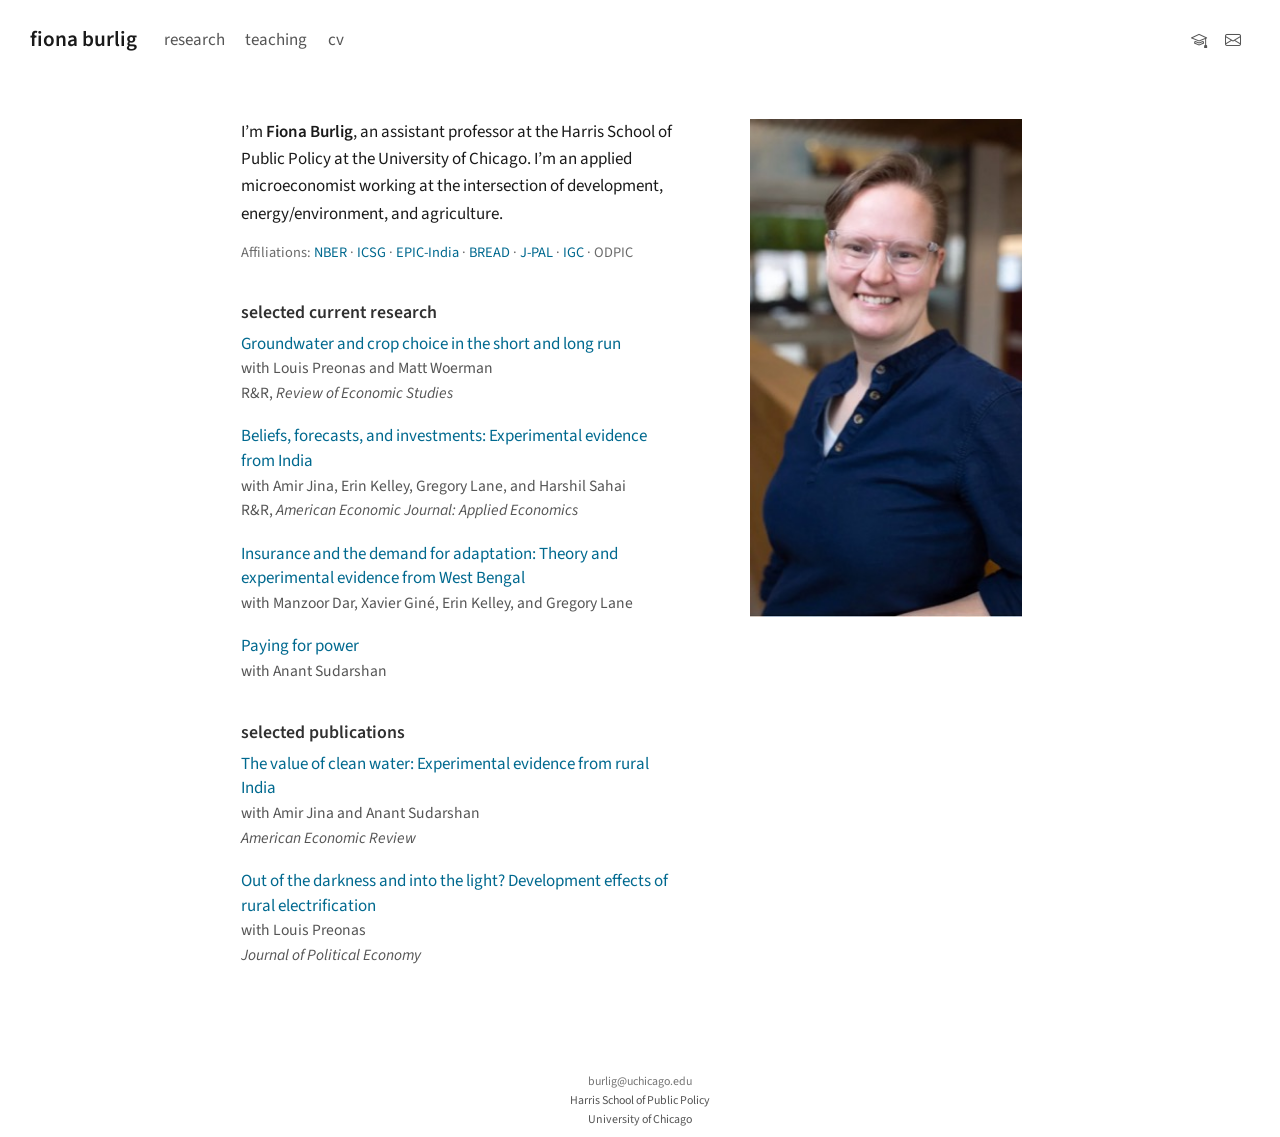
<file: index.html>
<!DOCTYPE html>
<html xmlns="http://www.w3.org/1999/xhtml" lang="en" xml:lang="en"><head>

<meta charset="utf-8">
<meta name="generator" content="quarto-1.11.9">

<meta name="viewport" content="width=device-width, initial-scale=1.0, user-scalable=yes">


<title>fiona burlig</title>
<style>
/* Default styles provided by pandoc.
** See https://pandoc.org/MANUAL.html#variables-for-html for config info.
*/
span.smallcaps{font-variant: small-caps;}
div.columns{display: flex; gap: 1.5em;}
div.column{flex: auto;}
@media screen {
div.columns{gap: min(4vw, 1.5em);}
div.column{overflow-x: auto;}
}
div.hanging-indent{margin-left: 1.5em; text-indent: -1.5em;}
ul.task-list{list-style: none;}
ul.task-list li input[type="checkbox"] {
  width: 0.8em;
  margin: 0 0.8em 0.2em -1em; /* quarto-specific, see https://github.com/quarto-dev/quarto-cli/issues/4556 */ 
  vertical-align: middle;
}
</style>


<script src="site_libs/quarto-nav/quarto-nav.js"></script>
<script src="site_libs/quarto-nav/headroom.min.js"></script>
<link href="./favicon.png" rel="icon" type="image/png">
<script src="site_libs/clipboard/clipboard.min.js"></script>
<script src="site_libs/quarto-html/quarto.js" type="module"></script>
<script src="site_libs/quarto-html/tabsets/tabsets.js" type="module"></script>
<script src="site_libs/quarto-html/scrollable-regions/scrollable-regions.js" type="module"></script>
<script src="site_libs/quarto-html/popper.min.js"></script>
<script src="site_libs/quarto-html/tippy.umd.min.js"></script>
<link href="site_libs/quarto-html/tippy.css" rel="stylesheet">
<link href="site_libs/quarto-html/quarto-syntax-highlighting-63b5708e65d6cd79cd7618c58d0c21e7.css" rel="stylesheet" id="quarto-text-highlighting-styles">
<script src="site_libs/bootstrap/bootstrap.min.js"></script>
<link href="site_libs/bootstrap/bootstrap-icons.css" rel="stylesheet">
<link href="site_libs/bootstrap/bootstrap-f35a81a4717690815b2013502477d714.min.css" rel="stylesheet" append-hash="true" id="quarto-bootstrap" data-mode="light">
<script id="quarto-search-options" type="application/json">{
  "language": {
    "search-no-results-text": "No results",
    "search-matching-documents-text": "matching documents",
    "search-copy-link-title": "Copy link to search",
    "search-hide-matches-text": "Hide additional matches",
    "search-more-match-text": "more match in this document",
    "search-more-matches-text": "more matches in this document",
    "search-clear-button-title": "Clear",
    "search-text-placeholder": "",
    "search-detached-cancel-button-title": "Cancel",
    "search-submit-button-title": "Submit",
    "search-label": "Search"
  }
}</script>
<meta name="format-detection" content="telephone=no">


<link rel="stylesheet" href="styles.css">
<meta property="og:title" content="– fiona burlig">
<meta property="og:image" content="https://fionaburlig.com/headshot.jpg">
<meta property="og:site_name" content="fiona burlig">
<meta property="og:image:alt" content="Fiona Burlig">
<meta property="og:image:height" content="480">
<meta property="og:image:width" content="262">
</head>

<body class="nav-fixed fullcontent quarto-light"><a id="quarto-skip-link" class="visually-hidden-focusable" href="#quarto-document-content">Skip to main content</a>

<div id="quarto-search-results"></div>
  <header id="quarto-header" class="headroom fixed-top">
    <nav class="navbar navbar-expand-lg " data-bs-theme="dark" aria-label="Site">
      <div class="navbar-container container-fluid">
      <div class="navbar-brand-container mx-auto">
    <a class="navbar-brand" href="./index.html">
    <span class="navbar-title">fiona burlig</span>
    </a>
  </div>
          <button class="navbar-toggler" type="button" data-bs-toggle="collapse" data-bs-target="#navbarCollapse" aria-controls="navbarCollapse" aria-expanded="false" aria-label="Toggle navigation" onclick="if (window.quartoToggleHeadroom) { window.quartoToggleHeadroom(); }">
  <span class="navbar-toggler-icon"></span>
</button>
          <div class="collapse navbar-collapse" id="navbarCollapse">
            <ul class="navbar-nav navbar-nav-scroll me-auto">
  <li class="nav-item">
    <a class="nav-link" href="./research.html"> 
<span class="menu-text">research</span></a>
  </li>  
  <li class="nav-item">
    <a class="nav-link" href="./teaching.html"> 
<span class="menu-text">teaching</span></a>
  </li>  
  <li class="nav-item">
    <a class="nav-link" href="./cv.pdf"> 
<span class="menu-text">cv</span></a>
  </li>  
</ul>
            <ul class="navbar-nav navbar-nav-scroll ms-auto">
  <li class="nav-item compact">
    <a class="nav-link" href="https://scholar.google.com/citations?user=73OXPLsAAAAJ"> <i class="bi bi-mortarboard" role="img" aria-label="Google Scholar">
</i> 
<span class="menu-text"></span></a>
  </li>  
  <li class="nav-item compact">
    <a class="nav-link" href="mailto:burlig@uchicago.edu"> <i class="bi bi-envelope" role="img" aria-label="Email">
</i> 
<span class="menu-text"></span></a>
  </li>  
</ul>
          </div> <!-- /navcollapse -->
            <div class="quarto-navbar-tools">
</div>
      </div> <!-- /container-fluid -->
    </nav>
</header>
<!-- content -->
<div id="quarto-content" class="quarto-container page-columns page-rows-contents page-layout-article page-navbar">
<!-- sidebar -->
<!-- margin-sidebar -->
    
<!-- main -->
<main class="content" id="quarto-document-content" tabindex="-1"><header id="title-block-header" class="quarto-title-block"></header>




<div class="columns">
<div class="column" style="width:56%;">
<p>I’m <strong>Fiona Burlig</strong>, an assistant professor at the Harris School of Public Policy at the University of Chicago. I’m an applied microeconomist working at the intersection of development, energy/environment, and agriculture.</p>
<p class="affil">
Affiliations: <a href="https://www.nber.org/people/fiona_burlig">NBER</a> · <a href="https://climate.uchicago.edu/people/fiona-burlig/">ICSG</a> · <a href="https://epic.uchicago.in/people/fiona-burlig/">EPIC-India</a> · <a href="https://www.ibread.org/who-we-are">BREAD</a> · <a href="https://www.povertyactionlab.org/person/burlig">J-PAL</a> · <a href="https://www.theigc.org/people/fiona-burlig">IGC</a> · ODPIC
</p>
<section id="selected-current-research" class="level3">
<h3 data-anchor-id="selected-current-research">selected current research</h3>
<div class="feat">
<p><span class="ftitle"><a href="papers/BPW_groundwater.pdf">Groundwater and crop choice in the short and long run</a></span><br> <span class="meta">with Louis Preonas and Matt Woerman</span><br> <span class="meta">R&amp;R, <em>Review of Economic Studies</em></span></p>
</div>
<div class="feat">
<p><span class="ftitle"><a href="papers/BJKLS_forecasts.pdf">Beliefs, forecasts, and investments: Experimental evidence from India</a></span><br> <span class="meta">with Amir Jina, Erin Kelley, Gregory Lane, and Harshil Sahai</span><br> <span class="meta">R&amp;R, <em>American Economic Journal: Applied Economics</em></span></p>
</div>
<div class="feat">
<p><span class="ftitle"><a href="papers/BDGKL_insurance.pdf">Insurance and the demand for adaptation: Theory and experimental evidence from West Bengal</a></span><br> <span class="meta">with Manzoor Dar, Xavier Giné, Erin Kelley, and Gregory Lane</span></p>
</div>
<div class="feat">
<p><span class="ftitle"><a href="papers/BS_payingforpower.pdf">Paying for power</a></span><br> <span class="meta">with Anant Sudarshan</span></p>
</div>
</section>
<section id="selected-publications" class="level3">
<h3 data-anchor-id="selected-publications">selected publications</h3>
<div class="feat">
<p><span class="ftitle"><a href="s/BJS_IndiaWater_Published_with_appx.pdf">The value of clean water: Experimental evidence from rural India</a></span><br> <span class="meta">with Amir Jina and Anant Sudarshan</span><br> <span class="meta"><em>American Economic Review</em></span></p>
</div>
<div class="feat">
<p><span class="ftitle"><a href="s/Burlig_Preonas_RGGVY_published_with_appx.pdf">Out of the darkness and into the light? Development effects of rural electrification</a></span><br> <span class="meta">with Louis Preonas</span><br> <span class="meta"><em>Journal of Political Economy</em></span></p>
</div>
</section>
</div><div class="column" style="width:5%;">

</div><div class="column headshot" style="width:39%;">
<p><img src="headshot.jpg" class="img-fluid" alt="Fiona Burlig"></p>
</div>
</div>



</main> <!-- /main -->
<script>document.querySelectorAll('a[href$=".pdf"]').forEach(a=>{a.target="_blank";a.rel="noopener"});</script>
<script id="quarto-html-after-body" type="application/javascript">
  window.document.addEventListener("DOMContentLoaded", function (event) {
    const isCodeAnnotation = (el) => {
      for (const clz of el.classList) {
        if (clz.startsWith('code-annotation-')) {                     
          return true;
        }
      }
      return false;
    }
    const onCopySuccess = function(e) {
      // button target
      const button = e.trigger;
      // don't keep focus
      button.blur();
      // flash "checked"
      button.classList.add('code-copy-button-checked');
      var currentTitle = button.getAttribute("title");
      button.setAttribute("title", "Copied!");
      let tooltip;
      if (window.bootstrap) {
        button.setAttribute("data-bs-toggle", "tooltip");
        button.setAttribute("data-bs-placement", "left");
        button.setAttribute("data-bs-title", "Copied!");
        tooltip = new bootstrap.Tooltip(button, 
          { trigger: "manual", 
            customClass: "code-copy-button-tooltip",
            offset: [0, -8]});
        tooltip.show();    
      }
      setTimeout(function() {
        if (tooltip) {
          tooltip.hide();
          button.removeAttribute("data-bs-title");
          button.removeAttribute("data-bs-toggle");
          button.removeAttribute("data-bs-placement");
        }
        button.setAttribute("title", currentTitle);
        button.classList.remove('code-copy-button-checked');
      }, 1000);
      // clear code selection
      e.clearSelection();
    }
    const getTextToCopy = function(trigger) {
      const outerScaffold = trigger.parentElement.cloneNode(true);
      const codeEl = outerScaffold.querySelector('code');
      for (const childEl of codeEl.children) {
        if (isCodeAnnotation(childEl)) {
          childEl.remove();
        }
      }
      return codeEl.innerText;
    }
    const clipboard = new window.ClipboardJS('.code-copy-button:not([data-in-quarto-modal])', {
      text: getTextToCopy
    });
    clipboard.on('success', onCopySuccess);
    if (window.document.getElementById('quarto-embedded-source-code-modal')) {
      const clipboardModal = new window.ClipboardJS('.code-copy-button[data-in-quarto-modal]', {
        text: getTextToCopy,
        container: window.document.getElementById('quarto-embedded-source-code-modal')
      });
      clipboardModal.on('success', onCopySuccess);
    }
      var localhostRegex = new RegExp(/^(?:http|https):\/\/localhost\:?[0-9]*\//);
      var mailtoRegex = new RegExp(/^mailto:/);
        var filterRegex = new RegExp("https:\/\/fionaburlig\.com");
      var isInternal = (href) => {
          return filterRegex.test(href) || localhostRegex.test(href) || mailtoRegex.test(href);
      }
      // Inspect non-navigation links and adorn them if external
      window.quartoDecorateExternalLinks = function (root) {
     var links = (root || window.document).querySelectorAll('a[href]:not(.nav-link):not(.navbar-brand):not(.toc-action):not(.sidebar-link):not(.sidebar-item-toggle):not(.pagination-link):not(.no-external):not([aria-hidden]):not(.dropdown-item):not(.quarto-navigation-tool):not(.about-link)');
      for (var i=0; i<links.length; i++) {
        const link = links[i];
        if (!isInternal(link.href)) {
          // undo the damage that might have been done by quarto-nav.js in the case of
          // links that we want to consider external
          if (link.dataset.originalHref !== undefined) {
            link.href = link.dataset.originalHref;
          }
          if (!link.classList.contains('no-external-icon')) {
          }
        }
      }
      };
      window.quartoDecorateExternalLinks(window.document);
    // Esc closes the popup (WCAG 1.4.13) and focus leaving both trigger and
    // popup closes it (WCAG 2.4.11); tippy handles neither for interactive popups.
    const hideOnEscAndFocusOut = {
      name: 'hideOnEscAndFocusOut',
      defaultValue: true,
      fn(instance) {
        const dismiss = () => {
          // A show scheduled by the trigger delay would otherwise reopen it
          instance.clearDelayTimeouts();
          instance.hide();
        };
        const onKeyDown = (event) => {
          if (event.key !== 'Escape') {
            return;
          }
          // Keep Esc from also reaching page handlers (e.g. reveal.js overview),
          // except an open reveal.js slide menu, which Esc should close too.
          // The menu handles keys only when its keyboard option is on.
          const menuHandlesEsc = window.Reveal?.getPlugin?.('menu')?.isOpen() &&
            window.Reveal.getConfig().menu?.keyboard !== false;
          if (!menuHandlesEsc) {
            event.stopPropagation();
          }
          if (instance.popper.contains(window.document.activeElement)) {
            // Disabled while refocusing so the focus trigger does not reopen it
            instance.disable();
            instance.reference.focus();
            instance.enable();
          }
          dismiss();
        };
        const onFocusOut = (event) => {
          const target = event.relatedTarget;
          if (target && !instance.reference.contains(target) &&
              !instance.popper.contains(target)) {
            dismiss();
          }
        };
        // On the trigger too: a click trigger (code-annotations: select) has no
        // blur handling. Attached for the instance's lifetime so leaving the
        // trigger also cancels a show still pending on the trigger delay.
        instance.reference.addEventListener('focusout', onFocusOut);
        return {
          onShow() {
            window.document.addEventListener('keydown', onKeyDown, true);
            instance.popper.addEventListener('focusout', onFocusOut);
          },
          onHide() {
            window.document.removeEventListener('keydown', onKeyDown, true);
            instance.popper.removeEventListener('focusout', onFocusOut);
          },
          onDestroy() {
            instance.reference.removeEventListener('focusout', onFocusOut);
          },
        };
      },
    };
    function tippyHover(el, contentFn, onTriggerFn, onUntriggerFn) {
      const config = {
        allowHTML: true,
        maxWidth: 500,
        delay: 100,
        arrow: false,
        appendTo: function(el) {
            return el.parentElement;
        },
        interactive: true,
        interactiveBorder: 10,
        theme: 'quarto',
        placement: 'bottom-start',
        plugins: [hideOnEscAndFocusOut],
      };
      if (contentFn) {
        config.content = contentFn;
      }
      if (onTriggerFn) {
        config.onTrigger = onTriggerFn;
      }
      if (onUntriggerFn) {
        config.onUntrigger = onUntriggerFn;
      }
      window.tippy(el, config); 
    }
    const noterefs = window.document.querySelectorAll('a[role="doc-noteref"]');
    for (var i=0; i<noterefs.length; i++) {
      const ref = noterefs[i];
      tippyHover(ref, function() {
        // use id or data attribute instead here
        let href = ref.getAttribute('data-footnote-href') || ref.getAttribute('href');
        try { href = new URL(href).hash; } catch {}
        const id = href.replace(/^#\/?/, "");
        const note = window.document.getElementById(id);
        if (note) {
          return note.innerHTML;
        } else {
          return "";
        }
      });
    }
    const xrefs = window.document.querySelectorAll('a.quarto-xref');
    const processXRef = (id, note) => {
      // Strip column container classes
      const stripColumnClz = (el) => {
        el.classList.remove("page-full", "page-columns");
        if (el.children) {
          for (const child of el.children) {
            stripColumnClz(child);
          }
        }
      }
      stripColumnClz(note)
      if (id === null || id.startsWith('sec-')) {
        // Special case sections, only their first couple elements
        const container = document.createElement("div");
        if (note.children && note.children.length > 2) {
          container.appendChild(note.children[0].cloneNode(true));
          for (let i = 1; i < note.children.length; i++) {
            const child = note.children[i];
            if (child.tagName === "P" && child.innerText === "") {
              continue;
            } else {
              container.appendChild(child.cloneNode(true));
              break;
            }
          }
          if (window.Quarto?.typesetMath) {
            window.Quarto.typesetMath(container);
          }
          return container.innerHTML
        } else {
          if (window.Quarto?.typesetMath) {
            window.Quarto.typesetMath(note);
          }
          return note.innerHTML;
        }
      } else {
        // Remove any anchor links if they are present
        const anchorLink = note.querySelector('a.anchorjs-link');
        if (anchorLink) {
          anchorLink.remove();
        }
        if (window.Quarto?.typesetMath) {
          window.Quarto.typesetMath(note);
        }
        if (note.classList.contains("callout")) {
          return note.outerHTML;
        } else {
          return note.innerHTML;
        }
      }
    }
    for (var i=0; i<xrefs.length; i++) {
      const xref = xrefs[i];
      tippyHover(xref, undefined, function(instance) {
        instance.disable();
        let url = xref.getAttribute('href');
        let hash = undefined; 
        if (url.startsWith('#')) {
          hash = url;
        } else {
          try { hash = new URL(url).hash; } catch {}
        }
        if (hash) {
          const id = hash.replace(/^#\/?/, "");
          const note = window.document.getElementById(id);
          if (note !== null) {
            try {
              const html = processXRef(id, note.cloneNode(true));
              instance.setContent(html);
            } finally {
              instance.enable();
              instance.show();
            }
          } else {
            // See if we can fetch this
            fetch(url.split('#')[0])
            .then(res => res.text())
            .then(html => {
              const parser = new DOMParser();
              const htmlDoc = parser.parseFromString(html, "text/html");
              const note = htmlDoc.getElementById(id);
              if (note !== null) {
                const html = processXRef(id, note);
                instance.setContent(html);
              } 
            }).finally(() => {
              instance.enable();
              instance.show();
            });
          }
        } else {
          // See if we can fetch a full url (with no hash to target)
          // This is a special case and we should probably do some content thinning / targeting
          fetch(url)
          .then(res => res.text())
          .then(html => {
            const parser = new DOMParser();
            const htmlDoc = parser.parseFromString(html, "text/html");
            const note = htmlDoc.querySelector('main.content');
            if (note !== null) {
              // This should only happen for chapter cross references
              // (since there is no id in the URL)
              // remove the first header
              if (note.children.length > 0 && note.children[0].tagName === "HEADER") {
                note.children[0].remove();
              }
              const html = processXRef(null, note);
              instance.setContent(html);
            } 
          }).finally(() => {
            instance.enable();
            instance.show();
          });
        }
      }, function(instance) {
      });
    }
        let selectedAnnoteEl;
        const selectorForAnnotation = ( cell, annotation) => {
          let cellAttr = 'data-code-cell="' + cell + '"';
          let lineAttr = 'data-code-annotation="' +  annotation + '"';
          const selector = 'span[' + cellAttr + '][' + lineAttr + ']';
          return selector;
        }
        const selectCodeLines = (annoteEl) => {
          const doc = window.document;
          const targetCell = annoteEl.getAttribute("data-target-cell");
          const targetAnnotation = annoteEl.getAttribute("data-target-annotation");
          const annoteSpan = window.document.querySelector(selectorForAnnotation(targetCell, targetAnnotation));
          const lines = annoteSpan.getAttribute("data-code-lines").split(",");
          const lineIds = lines.map((line) => {
            return targetCell + "-" + line;
          })
          // Each band is positioned against its own containing block, which is
          // not the offsetParent of the lines, so place it from client rects.
          const placeBand = (band, firstEl, lastEl, codeBlock) => {
            const container = band.offsetParent;
            if (container === null) {
              return;
            }
            const containerRect = container.getBoundingClientRect();
            // Reveal.js scales slides with a transform, so convert client
            // pixels back to the CSS pixels of the container.
            const scale = containerRect.height / container.offsetHeight || 1;
            const firstRect = firstEl.getBoundingClientRect();
            const lastRect = lastEl.getBoundingClientRect();
            const top = (firstRect.top - containerRect.top) / scale - container.clientTop + container.scrollTop;
            const height = (lastRect.bottom - firstRect.top) / scale;
            band.style.top = top - 2 + "px";
            band.style.height = height + 4 + "px";
            if (codeBlock) {
              // Without the copy button wrapper, the containing block is wider
              // than the code block, so span the code block explicitly.
              const blockRect = codeBlock.getBoundingClientRect();
              band.style.left = (blockRect.left - containerRect.left) / scale - container.clientLeft + container.scrollLeft + "px";
              band.style.width = blockRect.width / scale + "px";
            }
          };
          if (lineIds.length > 0) {
            const el = window.document.getElementById(lineIds[0]);
            const lastEl = window.document.getElementById(lineIds[lineIds.length - 1]);
            const parent = el.parentElement.parentElement;
            // cook up a div (if necessary) and position it
            let div = window.document.getElementById("code-annotation-line-highlight");
            if (div === null) {
              div = window.document.createElement("div");
              div.setAttribute("id", "code-annotation-line-highlight");
              div.style.position = 'absolute';
              parent.appendChild(div);
            }
            placeBand(div, el, lastEl, parent.closest("div.sourceCode") || parent);
            let gutterDiv = window.document.getElementById("code-annotation-line-highlight-gutter");
            if (gutterDiv === null) {
              gutterDiv = window.document.createElement("div");
              gutterDiv.setAttribute("id", "code-annotation-line-highlight-gutter");
              gutterDiv.style.position = 'absolute';
              const codeCell = window.document.getElementById(targetCell);
              const gutter = codeCell.querySelector('.code-annotation-gutter');
              gutter.appendChild(gutterDiv);
            }
            placeBand(gutterDiv, el, lastEl);
            selectedAnnoteEl = annoteEl;
          }
        };
        const unselectCodeLines = () => {
          const elementsIds = ["code-annotation-line-highlight", "code-annotation-line-highlight-gutter"];
          elementsIds.forEach((elId) => {
            const div = window.document.getElementById(elId);
            if (div) {
              div.remove();
            }
          });
          selectedAnnoteEl = undefined;
        };
          // Handle positioning of the toggle
      window.addEventListener(
        "resize",
        throttle(() => {
          elRect = undefined;
          if (selectedAnnoteEl) {
            selectCodeLines(selectedAnnoteEl);
          }
        }, 10)
      );
      function throttle(fn, ms) {
      let throttle = false;
      let timer;
        return (...args) => {
          if(!throttle) { // first call gets through
              fn.apply(this, args);
              throttle = true;
          } else { // all the others get throttled
              if(timer) clearTimeout(timer); // cancel #2
              timer = setTimeout(() => {
                fn.apply(this, args);
                timer = throttle = false;
              }, ms);
          }
        };
      }
        // Attach click handler to the DT
        const annoteDls = window.document.querySelectorAll('dt[data-target-cell]');
        for (const annoteDlNode of annoteDls) {
          annoteDlNode.addEventListener('click', (event) => {
            const clickedEl = event.target;
            if (clickedEl !== selectedAnnoteEl) {
              unselectCodeLines();
              const activeEl = window.document.querySelector('dt[data-target-cell].code-annotation-active');
              if (activeEl) {
                activeEl.classList.remove('code-annotation-active');
              }
              selectCodeLines(clickedEl);
              clickedEl.classList.add('code-annotation-active');
            } else {
              // Unselect the line
              unselectCodeLines();
              clickedEl.classList.remove('code-annotation-active');
            }
          });
        }
    const findCites = (el) => {
      const parentEl = el.parentElement;
      if (parentEl) {
        const cites = parentEl.dataset.cites;
        if (cites) {
          return {
            el,
            cites: cites.split(' ')
          };
        } else {
          return findCites(el.parentElement)
        }
      } else {
        return undefined;
      }
    };
    var bibliorefs = window.document.querySelectorAll('a[role="doc-biblioref"]');
    for (var i=0; i<bibliorefs.length; i++) {
      const ref = bibliorefs[i];
      const citeInfo = findCites(ref);
      if (citeInfo) {
        tippyHover(citeInfo.el, function() {
          var popup = window.document.createElement('div');
          citeInfo.cites.forEach(function(cite) {
            var citeDiv = window.document.createElement('div');
            citeDiv.classList.add('hanging-indent');
            citeDiv.classList.add('csl-entry');
            var biblioDiv = window.document.getElementById('ref-' + cite);
            if (biblioDiv) {
              citeDiv.innerHTML = biblioDiv.innerHTML;
            }
            popup.appendChild(citeDiv);
          });
          return popup.innerHTML;
        });
      }
    }
  });
  </script>
  <script type="application/javascript">
  window.quartoScrollableRegionsLabels = {"code":"Scrollable code","output":"Scrollable output"};
  </script>
</div> <!-- /content -->
<footer class="footer">
  <div class="nav-footer">
    <div class="nav-footer-left">
      &nbsp;
    </div>   
    <div class="nav-footer-center">
<p><a href="mailto:burlig@uchicago.edu">burlig@uchicago.edu</a><br>Harris School of Public Policy<br>University of Chicago</p>
</div>
    <div class="nav-footer-right">
      &nbsp;
    </div>
  </div>
</footer>




</body></html>
</file>
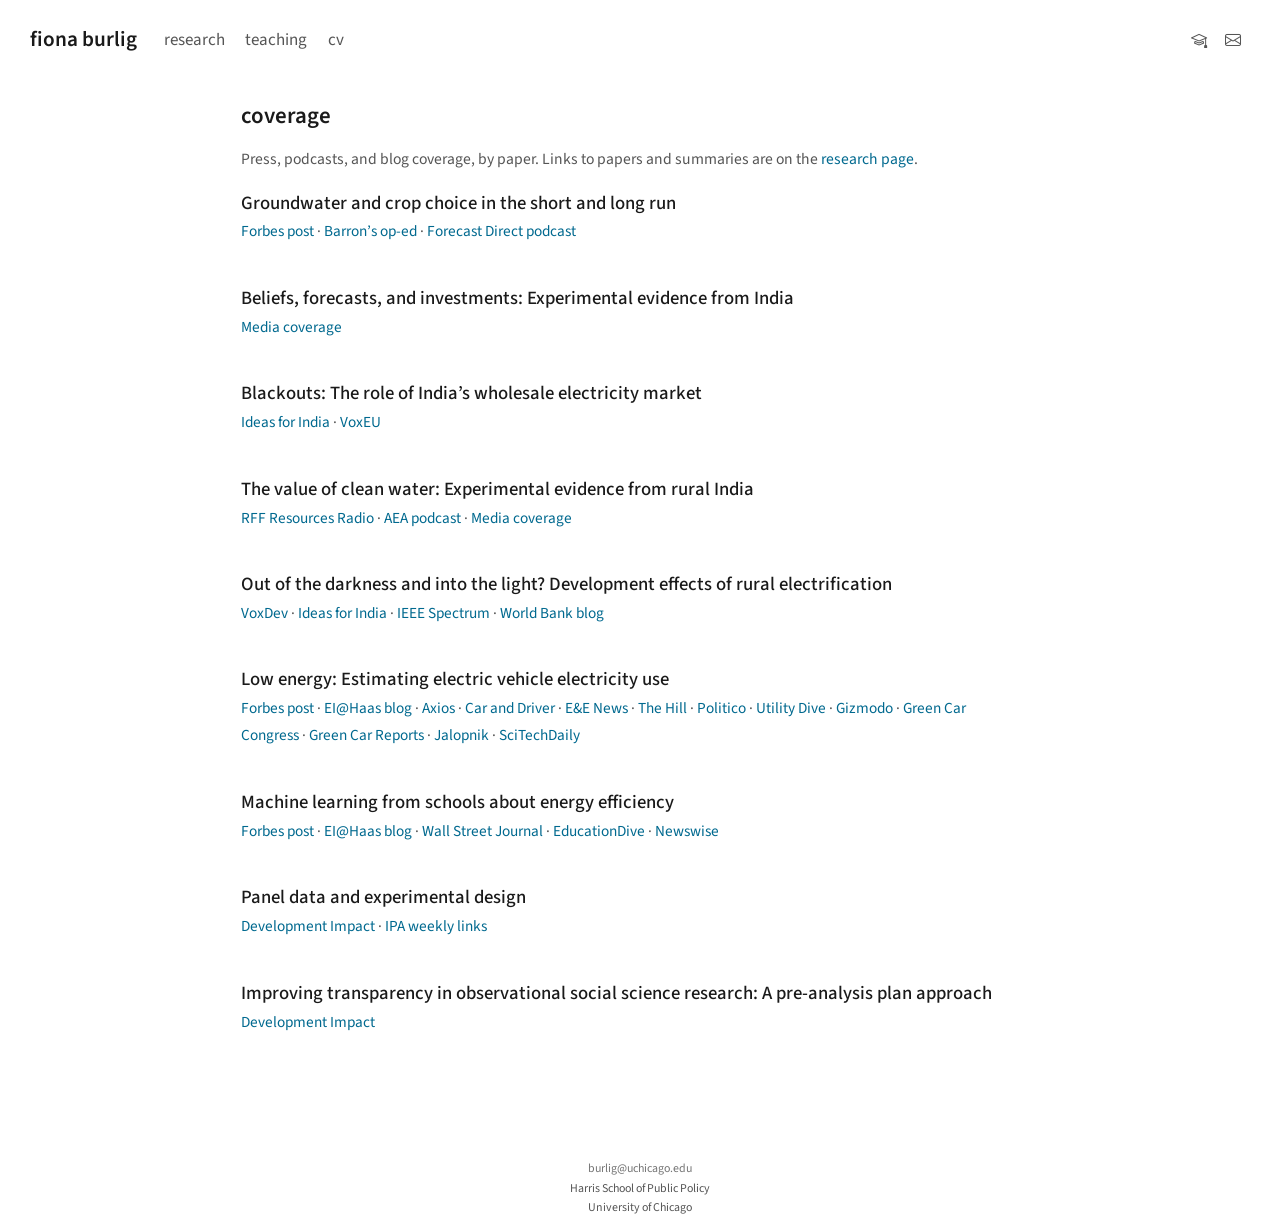
<file: coverage.html>
<!DOCTYPE html>
<html xmlns="http://www.w3.org/1999/xhtml" lang="en" xml:lang="en"><head>

<meta charset="utf-8">
<meta name="generator" content="quarto-1.11.9">

<meta name="viewport" content="width=device-width, initial-scale=1.0, user-scalable=yes">


<title>coverage – fiona burlig</title>
<style>
/* Default styles provided by pandoc.
** See https://pandoc.org/MANUAL.html#variables-for-html for config info.
*/
span.smallcaps{font-variant: small-caps;}
div.columns{display: flex; gap: 1.5em;}
div.column{flex: auto;}
@media screen {
div.columns{gap: min(4vw, 1.5em);}
div.column{overflow-x: auto;}
}
div.hanging-indent{margin-left: 1.5em; text-indent: -1.5em;}
ul.task-list{list-style: none;}
ul.task-list li input[type="checkbox"] {
  width: 0.8em;
  margin: 0 0.8em 0.2em -1em; /* quarto-specific, see https://github.com/quarto-dev/quarto-cli/issues/4556 */ 
  vertical-align: middle;
}
</style>


<script src="site_libs/quarto-nav/quarto-nav.js"></script>
<script src="site_libs/quarto-nav/headroom.min.js"></script>
<link href="./favicon.png" rel="icon" type="image/png">
<script src="site_libs/clipboard/clipboard.min.js"></script>
<script src="site_libs/quarto-html/quarto.js" type="module"></script>
<script src="site_libs/quarto-html/tabsets/tabsets.js" type="module"></script>
<script src="site_libs/quarto-html/scrollable-regions/scrollable-regions.js" type="module"></script>
<script src="site_libs/quarto-html/popper.min.js"></script>
<script src="site_libs/quarto-html/tippy.umd.min.js"></script>
<link href="site_libs/quarto-html/tippy.css" rel="stylesheet">
<link href="site_libs/quarto-html/quarto-syntax-highlighting-63b5708e65d6cd79cd7618c58d0c21e7.css" rel="stylesheet" id="quarto-text-highlighting-styles">
<script src="site_libs/bootstrap/bootstrap.min.js"></script>
<link href="site_libs/bootstrap/bootstrap-icons.css" rel="stylesheet">
<link href="site_libs/bootstrap/bootstrap-f35a81a4717690815b2013502477d714.min.css" rel="stylesheet" append-hash="true" id="quarto-bootstrap" data-mode="light">
<script id="quarto-search-options" type="application/json">{
  "language": {
    "search-no-results-text": "No results",
    "search-matching-documents-text": "matching documents",
    "search-copy-link-title": "Copy link to search",
    "search-hide-matches-text": "Hide additional matches",
    "search-more-match-text": "more match in this document",
    "search-more-matches-text": "more matches in this document",
    "search-clear-button-title": "Clear",
    "search-text-placeholder": "",
    "search-detached-cancel-button-title": "Cancel",
    "search-submit-button-title": "Submit",
    "search-label": "Search"
  }
}</script>
<meta name="format-detection" content="telephone=no">


<link rel="stylesheet" href="styles.css">
<meta property="og:title" content="coverage – fiona burlig">
<meta property="og:description" content="Fiona Burlig is an assistant professor at the Harris School of Public Policy, University of Chicago, working on energy, environmental, and development economics.">
<meta property="og:site_name" content="fiona burlig">
</head>

<body class="nav-fixed fullcontent quarto-light"><a id="quarto-skip-link" class="visually-hidden-focusable" href="#quarto-document-content">Skip to main content</a>

<div id="quarto-search-results"></div>
  <header id="quarto-header" class="headroom fixed-top">
    <nav class="navbar navbar-expand-lg " data-bs-theme="dark" aria-label="Site">
      <div class="navbar-container container-fluid">
      <div class="navbar-brand-container mx-auto">
    <a class="navbar-brand" href="./index.html">
    <span class="navbar-title">fiona burlig</span>
    </a>
  </div>
          <button class="navbar-toggler" type="button" data-bs-toggle="collapse" data-bs-target="#navbarCollapse" aria-controls="navbarCollapse" aria-expanded="false" aria-label="Toggle navigation" onclick="if (window.quartoToggleHeadroom) { window.quartoToggleHeadroom(); }">
  <span class="navbar-toggler-icon"></span>
</button>
          <div class="collapse navbar-collapse" id="navbarCollapse">
            <ul class="navbar-nav navbar-nav-scroll me-auto">
  <li class="nav-item">
    <a class="nav-link" href="./research.html"> 
<span class="menu-text">research</span></a>
  </li>  
  <li class="nav-item">
    <a class="nav-link" href="./teaching.html"> 
<span class="menu-text">teaching</span></a>
  </li>  
  <li class="nav-item">
    <a class="nav-link" href="./cv.pdf"> 
<span class="menu-text">cv</span></a>
  </li>  
</ul>
            <ul class="navbar-nav navbar-nav-scroll ms-auto">
  <li class="nav-item compact">
    <a class="nav-link" href="https://scholar.google.com/citations?user=73OXPLsAAAAJ"> <i class="bi bi-mortarboard" role="img" aria-label="Google Scholar">
</i> 
<span class="menu-text"></span></a>
  </li>  
  <li class="nav-item compact">
    <a class="nav-link" href="mailto:burlig@uchicago.edu"> <i class="bi bi-envelope" role="img" aria-label="Email">
</i> 
<span class="menu-text"></span></a>
  </li>  
</ul>
          </div> <!-- /navcollapse -->
            <div class="quarto-navbar-tools">
</div>
      </div> <!-- /container-fluid -->
    </nav>
</header>
<!-- content -->
<div id="quarto-content" class="quarto-container page-columns page-rows-contents page-layout-article page-navbar">
<!-- sidebar -->
<!-- margin-sidebar -->
    
<!-- main -->
<main class="content" id="quarto-document-content" tabindex="-1">

<header id="title-block-header" class="quarto-title-block default">
<div class="quarto-title">
<h1 class="title">coverage</h1>
</div>



<div class="quarto-title-meta">

    
  
    
  </div>
  


</header>


<p class="meta">
Press, podcasts, and blog coverage, by paper. Links to papers and summaries are on the <a href="research.html">research page</a>.
</p>
<div id="groundwater-and-crop-choice-in-the-short" class="paper">
<p><span class="ptitle">Groundwater and crop choice in the short and long run</span><br> <span class="links"><a href="https://www.forbes.com/sites/ucenergy/2019/07/30/amid-climate-linked-drought-farmers-turn-to-new-water-sources-those-are-drying-up-too/">Forbes post</a> · <a href="https://www.barrons.com/articles/water-shortages-threaten-the-economy-and-our-food-supply-51633354333">Barron’s op-ed</a> · <a href="https://forecastdirect.podbean.com/e/groundwater-use-in-california-agriculture/">Forecast Direct podcast</a></span></p>
</div>
<div id="beliefs-forecasts-and-investments-experi" class="paper">
<p><span class="ptitle">Beliefs, forecasts, and investments: Experimental evidence from India</span><br> <span class="links"><a href="https://wakelet.com/wake/qFldzs7hMuO-4EhCZLKkh">Media coverage</a></span></p>
</div>
<div id="blackouts-the-role-of-india-s-wholesale-" class="paper">
<p><span class="ptitle">Blackouts: The role of India’s wholesale electricity market</span><br> <span class="links"><a href="https://www.ideasforindia.in/topics/governance/fixing-incentives-for-power-plants-to-reduce-outages.html">Ideas for India</a> · <a href="https://voxeu.org/article/reducing-electricity-blackouts-developing-countries">VoxEU</a></span></p>
</div>
<div id="the-value-of-clean-water-experimental-ev" class="paper">
<p><span class="ptitle">The value of clean water: Experimental evidence from rural India</span><br> <span class="links"><a href="https://www.resources.org/resources-radio/valuing-access-to-drinking-water-in-india-with-fiona-burlig/">RFF Resources Radio</a> · <a href="https://www.aeaweb.org/research/clean-water-rural-india">AEA podcast</a> · <a href="https://wakelet.com/wake/txezHB5_a-FkRS5HvwEuV">Media coverage</a></span></p>
</div>
<div id="out-of-the-darkness-and-into-the-light-d" class="paper">
<p><span class="ptitle">Out of the darkness and into the light? Development effects of rural electrification</span><br> <span class="links"><a href="https://voxdev.org/topic/energy-environment/does-rural-electrification-cause-economic-development">VoxDev</a> · <a href="http://www.ideasforindia.in/topics/macroeconomics/does-rural-electrification-cause-economic-development.html">Ideas for India</a> · <a href="http://spectrum.ieee.org/energywise/energy/policy/does-electrification-cause-economic-growth">IEEE Spectrum</a> · <a href="http://blogs.worldbank.org/developmenttalk/rural-electrification-how-much-does-sub-saharan-africa-need-grid">World Bank blog</a></span></p>
</div>
<div id="low-energy-estimating-electric-vehicle-e" class="paper">
<p><span class="ptitle">Low energy: Estimating electric vehicle electricity use</span><br> <span class="links"><a href="https://www.forbes.com/sites/ucenergy/2021/02/16/electrifying-transportation-may-be-harder-than-we-think/">Forbes post</a> · <a href="https://energyathaas.wordpress.com/2021/02/16/electric-vehicle-owners-drive-less-than-we-thought/">EI@Haas blog</a> · <a href="https://www.axios.com/electric-vehicle-gas-powered-cars-f1748194-89fc-40eb-964f-391362c237bb.html">Axios</a> · <a href="https://www.caranddriver.com/news/a35498794/ev-owners-low-mileage-study/">Car and Driver</a> · <a href="https://www.eenews.net/energywire/stories/1063724557">E&amp;E News</a> · <a href="https://thehill.com/policy/energy-environment/539059-electric-vehicles-are-poised-to-aid-biden-in-climate-fight">The Hill</a> · <a href="https://www.politico.com/newsletters/morning-energy/2021/02/08/ed-markey-on-the-green-new-deal-biden-793222">Politico</a> · <a href="https://www.utilitydive.com/news/electric-vehicles-could-be-imperfect-substitutes-for-gas-powered-cars-ne/594665/">Utility Dive</a> · <a href="https://earther.gizmodo.com/electric-vehicles-are-improving-so-fast-data-on-using-1846231596">Gizmodo</a> · <a href="https://www.greencarcongress.com/2021/02/20210209-nber.html">Green Car Congress</a> · <a href="https://www.greencarreports.com/news/1131232_teslas-cover-more-daily-miles-than-other-evs-are-they-better-ice-replacements">Green Car Reports</a> · <a href="https://jalopnik.com/ev-owners-drive-half-as-many-miles-as-other-drivers-st-1846270063">Jalopnik</a> · <a href="https://scitechdaily.com/electric-vehicles-are-driven-less-often-than-policymakers-think-half-as-much-as-conventional-cars/">SciTechDaily</a></span></p>
</div>
<div id="machine-learning-from-schools-about-ener" class="paper">
<p><span class="ptitle">Machine learning from schools about energy efficiency</span><br> <span class="links"><a href="https://www.forbes.com/sites/ucenergy/2017/09/27/cutting-energy-use-is-one-way-cash-strapped-schools-can-save-but-by-how-much/">Forbes post</a> · <a href="https://energyathaas.wordpress.com/2017/10/02/energy-efficiency-in-schools-how-are-we-doing/">EI@Haas blog</a> · <a href="https://blogs.wsj.com/experts/2017/11/13/why-government-energy-efficiency-programs-sound-great-but-often-dont-work/">Wall Street Journal</a> · <a href="http://www.educationdive.com/news/study-energy-upgrades-in-schools-may-not-bring-expected-savings/506051/">EducationDive</a> · <a href="https://www.newswise.com/doescience/?article_id=681901">Newswise</a></span></p>
</div>
<div id="panel-data-and-experimental-design" class="paper">
<p><span class="ptitle">Panel data and experimental design</span><br> <span class="links"><a href="http://blogs.worldbank.org/impactevaluations/weekly-links-january-6-power-calcs-dual-careers-substitutes-replication-and-more">Development Impact</a> · <a href="https://chrisblattman.com/2017/01/06/ipas-weekly-links-94/">IPA weekly links</a></span></p>
</div>
<div id="improving-transparency-in-observational-" class="paper">
<p><span class="ptitle">Improving transparency in observational social science research: A pre-analysis plan approach</span><br> <span class="links"><a href="https://blogs.worldbank.org/impactevaluations/weekly-links-april-27-improving-water-conservation-acceptance-rates-drop-below-3-using-pre-analysis">Development Impact</a></span></p>
</div>



</main> <!-- /main -->
<script>document.querySelectorAll('a[href$=".pdf"]').forEach(a=>{a.target="_blank";a.rel="noopener"});</script>
<script id="quarto-html-after-body" type="application/javascript">
  window.document.addEventListener("DOMContentLoaded", function (event) {
    const isCodeAnnotation = (el) => {
      for (const clz of el.classList) {
        if (clz.startsWith('code-annotation-')) {                     
          return true;
        }
      }
      return false;
    }
    const onCopySuccess = function(e) {
      // button target
      const button = e.trigger;
      // don't keep focus
      button.blur();
      // flash "checked"
      button.classList.add('code-copy-button-checked');
      var currentTitle = button.getAttribute("title");
      button.setAttribute("title", "Copied!");
      let tooltip;
      if (window.bootstrap) {
        button.setAttribute("data-bs-toggle", "tooltip");
        button.setAttribute("data-bs-placement", "left");
        button.setAttribute("data-bs-title", "Copied!");
        tooltip = new bootstrap.Tooltip(button, 
          { trigger: "manual", 
            customClass: "code-copy-button-tooltip",
            offset: [0, -8]});
        tooltip.show();    
      }
      setTimeout(function() {
        if (tooltip) {
          tooltip.hide();
          button.removeAttribute("data-bs-title");
          button.removeAttribute("data-bs-toggle");
          button.removeAttribute("data-bs-placement");
        }
        button.setAttribute("title", currentTitle);
        button.classList.remove('code-copy-button-checked');
      }, 1000);
      // clear code selection
      e.clearSelection();
    }
    const getTextToCopy = function(trigger) {
      const outerScaffold = trigger.parentElement.cloneNode(true);
      const codeEl = outerScaffold.querySelector('code');
      for (const childEl of codeEl.children) {
        if (isCodeAnnotation(childEl)) {
          childEl.remove();
        }
      }
      return codeEl.innerText;
    }
    const clipboard = new window.ClipboardJS('.code-copy-button:not([data-in-quarto-modal])', {
      text: getTextToCopy
    });
    clipboard.on('success', onCopySuccess);
    if (window.document.getElementById('quarto-embedded-source-code-modal')) {
      const clipboardModal = new window.ClipboardJS('.code-copy-button[data-in-quarto-modal]', {
        text: getTextToCopy,
        container: window.document.getElementById('quarto-embedded-source-code-modal')
      });
      clipboardModal.on('success', onCopySuccess);
    }
      var localhostRegex = new RegExp(/^(?:http|https):\/\/localhost\:?[0-9]*\//);
      var mailtoRegex = new RegExp(/^mailto:/);
        var filterRegex = new RegExp("https:\/\/fionaburlig\.com");
      var isInternal = (href) => {
          return filterRegex.test(href) || localhostRegex.test(href) || mailtoRegex.test(href);
      }
      // Inspect non-navigation links and adorn them if external
      window.quartoDecorateExternalLinks = function (root) {
     var links = (root || window.document).querySelectorAll('a[href]:not(.nav-link):not(.navbar-brand):not(.toc-action):not(.sidebar-link):not(.sidebar-item-toggle):not(.pagination-link):not(.no-external):not([aria-hidden]):not(.dropdown-item):not(.quarto-navigation-tool):not(.about-link)');
      for (var i=0; i<links.length; i++) {
        const link = links[i];
        if (!isInternal(link.href)) {
          // undo the damage that might have been done by quarto-nav.js in the case of
          // links that we want to consider external
          if (link.dataset.originalHref !== undefined) {
            link.href = link.dataset.originalHref;
          }
          if (!link.classList.contains('no-external-icon')) {
          }
        }
      }
      };
      window.quartoDecorateExternalLinks(window.document);
    // Esc closes the popup (WCAG 1.4.13) and focus leaving both trigger and
    // popup closes it (WCAG 2.4.11); tippy handles neither for interactive popups.
    const hideOnEscAndFocusOut = {
      name: 'hideOnEscAndFocusOut',
      defaultValue: true,
      fn(instance) {
        const dismiss = () => {
          // A show scheduled by the trigger delay would otherwise reopen it
          instance.clearDelayTimeouts();
          instance.hide();
        };
        const onKeyDown = (event) => {
          if (event.key !== 'Escape') {
            return;
          }
          // Keep Esc from also reaching page handlers (e.g. reveal.js overview),
          // except an open reveal.js slide menu, which Esc should close too.
          // The menu handles keys only when its keyboard option is on.
          const menuHandlesEsc = window.Reveal?.getPlugin?.('menu')?.isOpen() &&
            window.Reveal.getConfig().menu?.keyboard !== false;
          if (!menuHandlesEsc) {
            event.stopPropagation();
          }
          if (instance.popper.contains(window.document.activeElement)) {
            // Disabled while refocusing so the focus trigger does not reopen it
            instance.disable();
            instance.reference.focus();
            instance.enable();
          }
          dismiss();
        };
        const onFocusOut = (event) => {
          const target = event.relatedTarget;
          if (target && !instance.reference.contains(target) &&
              !instance.popper.contains(target)) {
            dismiss();
          }
        };
        // On the trigger too: a click trigger (code-annotations: select) has no
        // blur handling. Attached for the instance's lifetime so leaving the
        // trigger also cancels a show still pending on the trigger delay.
        instance.reference.addEventListener('focusout', onFocusOut);
        return {
          onShow() {
            window.document.addEventListener('keydown', onKeyDown, true);
            instance.popper.addEventListener('focusout', onFocusOut);
          },
          onHide() {
            window.document.removeEventListener('keydown', onKeyDown, true);
            instance.popper.removeEventListener('focusout', onFocusOut);
          },
          onDestroy() {
            instance.reference.removeEventListener('focusout', onFocusOut);
          },
        };
      },
    };
    function tippyHover(el, contentFn, onTriggerFn, onUntriggerFn) {
      const config = {
        allowHTML: true,
        maxWidth: 500,
        delay: 100,
        arrow: false,
        appendTo: function(el) {
            return el.parentElement;
        },
        interactive: true,
        interactiveBorder: 10,
        theme: 'quarto',
        placement: 'bottom-start',
        plugins: [hideOnEscAndFocusOut],
      };
      if (contentFn) {
        config.content = contentFn;
      }
      if (onTriggerFn) {
        config.onTrigger = onTriggerFn;
      }
      if (onUntriggerFn) {
        config.onUntrigger = onUntriggerFn;
      }
      window.tippy(el, config); 
    }
    const noterefs = window.document.querySelectorAll('a[role="doc-noteref"]');
    for (var i=0; i<noterefs.length; i++) {
      const ref = noterefs[i];
      tippyHover(ref, function() {
        // use id or data attribute instead here
        let href = ref.getAttribute('data-footnote-href') || ref.getAttribute('href');
        try { href = new URL(href).hash; } catch {}
        const id = href.replace(/^#\/?/, "");
        const note = window.document.getElementById(id);
        if (note) {
          return note.innerHTML;
        } else {
          return "";
        }
      });
    }
    const xrefs = window.document.querySelectorAll('a.quarto-xref');
    const processXRef = (id, note) => {
      // Strip column container classes
      const stripColumnClz = (el) => {
        el.classList.remove("page-full", "page-columns");
        if (el.children) {
          for (const child of el.children) {
            stripColumnClz(child);
          }
        }
      }
      stripColumnClz(note)
      if (id === null || id.startsWith('sec-')) {
        // Special case sections, only their first couple elements
        const container = document.createElement("div");
        if (note.children && note.children.length > 2) {
          container.appendChild(note.children[0].cloneNode(true));
          for (let i = 1; i < note.children.length; i++) {
            const child = note.children[i];
            if (child.tagName === "P" && child.innerText === "") {
              continue;
            } else {
              container.appendChild(child.cloneNode(true));
              break;
            }
          }
          if (window.Quarto?.typesetMath) {
            window.Quarto.typesetMath(container);
          }
          return container.innerHTML
        } else {
          if (window.Quarto?.typesetMath) {
            window.Quarto.typesetMath(note);
          }
          return note.innerHTML;
        }
      } else {
        // Remove any anchor links if they are present
        const anchorLink = note.querySelector('a.anchorjs-link');
        if (anchorLink) {
          anchorLink.remove();
        }
        if (window.Quarto?.typesetMath) {
          window.Quarto.typesetMath(note);
        }
        if (note.classList.contains("callout")) {
          return note.outerHTML;
        } else {
          return note.innerHTML;
        }
      }
    }
    for (var i=0; i<xrefs.length; i++) {
      const xref = xrefs[i];
      tippyHover(xref, undefined, function(instance) {
        instance.disable();
        let url = xref.getAttribute('href');
        let hash = undefined; 
        if (url.startsWith('#')) {
          hash = url;
        } else {
          try { hash = new URL(url).hash; } catch {}
        }
        if (hash) {
          const id = hash.replace(/^#\/?/, "");
          const note = window.document.getElementById(id);
          if (note !== null) {
            try {
              const html = processXRef(id, note.cloneNode(true));
              instance.setContent(html);
            } finally {
              instance.enable();
              instance.show();
            }
          } else {
            // See if we can fetch this
            fetch(url.split('#')[0])
            .then(res => res.text())
            .then(html => {
              const parser = new DOMParser();
              const htmlDoc = parser.parseFromString(html, "text/html");
              const note = htmlDoc.getElementById(id);
              if (note !== null) {
                const html = processXRef(id, note);
                instance.setContent(html);
              } 
            }).finally(() => {
              instance.enable();
              instance.show();
            });
          }
        } else {
          // See if we can fetch a full url (with no hash to target)
          // This is a special case and we should probably do some content thinning / targeting
          fetch(url)
          .then(res => res.text())
          .then(html => {
            const parser = new DOMParser();
            const htmlDoc = parser.parseFromString(html, "text/html");
            const note = htmlDoc.querySelector('main.content');
            if (note !== null) {
              // This should only happen for chapter cross references
              // (since there is no id in the URL)
              // remove the first header
              if (note.children.length > 0 && note.children[0].tagName === "HEADER") {
                note.children[0].remove();
              }
              const html = processXRef(null, note);
              instance.setContent(html);
            } 
          }).finally(() => {
            instance.enable();
            instance.show();
          });
        }
      }, function(instance) {
      });
    }
        let selectedAnnoteEl;
        const selectorForAnnotation = ( cell, annotation) => {
          let cellAttr = 'data-code-cell="' + cell + '"';
          let lineAttr = 'data-code-annotation="' +  annotation + '"';
          const selector = 'span[' + cellAttr + '][' + lineAttr + ']';
          return selector;
        }
        const selectCodeLines = (annoteEl) => {
          const doc = window.document;
          const targetCell = annoteEl.getAttribute("data-target-cell");
          const targetAnnotation = annoteEl.getAttribute("data-target-annotation");
          const annoteSpan = window.document.querySelector(selectorForAnnotation(targetCell, targetAnnotation));
          const lines = annoteSpan.getAttribute("data-code-lines").split(",");
          const lineIds = lines.map((line) => {
            return targetCell + "-" + line;
          })
          // Each band is positioned against its own containing block, which is
          // not the offsetParent of the lines, so place it from client rects.
          const placeBand = (band, firstEl, lastEl, codeBlock) => {
            const container = band.offsetParent;
            if (container === null) {
              return;
            }
            const containerRect = container.getBoundingClientRect();
            // Reveal.js scales slides with a transform, so convert client
            // pixels back to the CSS pixels of the container.
            const scale = containerRect.height / container.offsetHeight || 1;
            const firstRect = firstEl.getBoundingClientRect();
            const lastRect = lastEl.getBoundingClientRect();
            const top = (firstRect.top - containerRect.top) / scale - container.clientTop + container.scrollTop;
            const height = (lastRect.bottom - firstRect.top) / scale;
            band.style.top = top - 2 + "px";
            band.style.height = height + 4 + "px";
            if (codeBlock) {
              // Without the copy button wrapper, the containing block is wider
              // than the code block, so span the code block explicitly.
              const blockRect = codeBlock.getBoundingClientRect();
              band.style.left = (blockRect.left - containerRect.left) / scale - container.clientLeft + container.scrollLeft + "px";
              band.style.width = blockRect.width / scale + "px";
            }
          };
          if (lineIds.length > 0) {
            const el = window.document.getElementById(lineIds[0]);
            const lastEl = window.document.getElementById(lineIds[lineIds.length - 1]);
            const parent = el.parentElement.parentElement;
            // cook up a div (if necessary) and position it
            let div = window.document.getElementById("code-annotation-line-highlight");
            if (div === null) {
              div = window.document.createElement("div");
              div.setAttribute("id", "code-annotation-line-highlight");
              div.style.position = 'absolute';
              parent.appendChild(div);
            }
            placeBand(div, el, lastEl, parent.closest("div.sourceCode") || parent);
            let gutterDiv = window.document.getElementById("code-annotation-line-highlight-gutter");
            if (gutterDiv === null) {
              gutterDiv = window.document.createElement("div");
              gutterDiv.setAttribute("id", "code-annotation-line-highlight-gutter");
              gutterDiv.style.position = 'absolute';
              const codeCell = window.document.getElementById(targetCell);
              const gutter = codeCell.querySelector('.code-annotation-gutter');
              gutter.appendChild(gutterDiv);
            }
            placeBand(gutterDiv, el, lastEl);
            selectedAnnoteEl = annoteEl;
          }
        };
        const unselectCodeLines = () => {
          const elementsIds = ["code-annotation-line-highlight", "code-annotation-line-highlight-gutter"];
          elementsIds.forEach((elId) => {
            const div = window.document.getElementById(elId);
            if (div) {
              div.remove();
            }
          });
          selectedAnnoteEl = undefined;
        };
          // Handle positioning of the toggle
      window.addEventListener(
        "resize",
        throttle(() => {
          elRect = undefined;
          if (selectedAnnoteEl) {
            selectCodeLines(selectedAnnoteEl);
          }
        }, 10)
      );
      function throttle(fn, ms) {
      let throttle = false;
      let timer;
        return (...args) => {
          if(!throttle) { // first call gets through
              fn.apply(this, args);
              throttle = true;
          } else { // all the others get throttled
              if(timer) clearTimeout(timer); // cancel #2
              timer = setTimeout(() => {
                fn.apply(this, args);
                timer = throttle = false;
              }, ms);
          }
        };
      }
        // Attach click handler to the DT
        const annoteDls = window.document.querySelectorAll('dt[data-target-cell]');
        for (const annoteDlNode of annoteDls) {
          annoteDlNode.addEventListener('click', (event) => {
            const clickedEl = event.target;
            if (clickedEl !== selectedAnnoteEl) {
              unselectCodeLines();
              const activeEl = window.document.querySelector('dt[data-target-cell].code-annotation-active');
              if (activeEl) {
                activeEl.classList.remove('code-annotation-active');
              }
              selectCodeLines(clickedEl);
              clickedEl.classList.add('code-annotation-active');
            } else {
              // Unselect the line
              unselectCodeLines();
              clickedEl.classList.remove('code-annotation-active');
            }
          });
        }
    const findCites = (el) => {
      const parentEl = el.parentElement;
      if (parentEl) {
        const cites = parentEl.dataset.cites;
        if (cites) {
          return {
            el,
            cites: cites.split(' ')
          };
        } else {
          return findCites(el.parentElement)
        }
      } else {
        return undefined;
      }
    };
    var bibliorefs = window.document.querySelectorAll('a[role="doc-biblioref"]');
    for (var i=0; i<bibliorefs.length; i++) {
      const ref = bibliorefs[i];
      const citeInfo = findCites(ref);
      if (citeInfo) {
        tippyHover(citeInfo.el, function() {
          var popup = window.document.createElement('div');
          citeInfo.cites.forEach(function(cite) {
            var citeDiv = window.document.createElement('div');
            citeDiv.classList.add('hanging-indent');
            citeDiv.classList.add('csl-entry');
            var biblioDiv = window.document.getElementById('ref-' + cite);
            if (biblioDiv) {
              citeDiv.innerHTML = biblioDiv.innerHTML;
            }
            popup.appendChild(citeDiv);
          });
          return popup.innerHTML;
        });
      }
    }
  });
  </script>
  <script type="application/javascript">
  window.quartoScrollableRegionsLabels = {"code":"Scrollable code","output":"Scrollable output"};
  </script>
</div> <!-- /content -->
<footer class="footer">
  <div class="nav-footer">
    <div class="nav-footer-left">
      &nbsp;
    </div>   
    <div class="nav-footer-center">
<p><a href="mailto:burlig@uchicago.edu">burlig@uchicago.edu</a><br>Harris School of Public Policy<br>University of Chicago</p>
</div>
    <div class="nav-footer-right">
      &nbsp;
    </div>
  </div>
</footer>




</body></html>
</file>
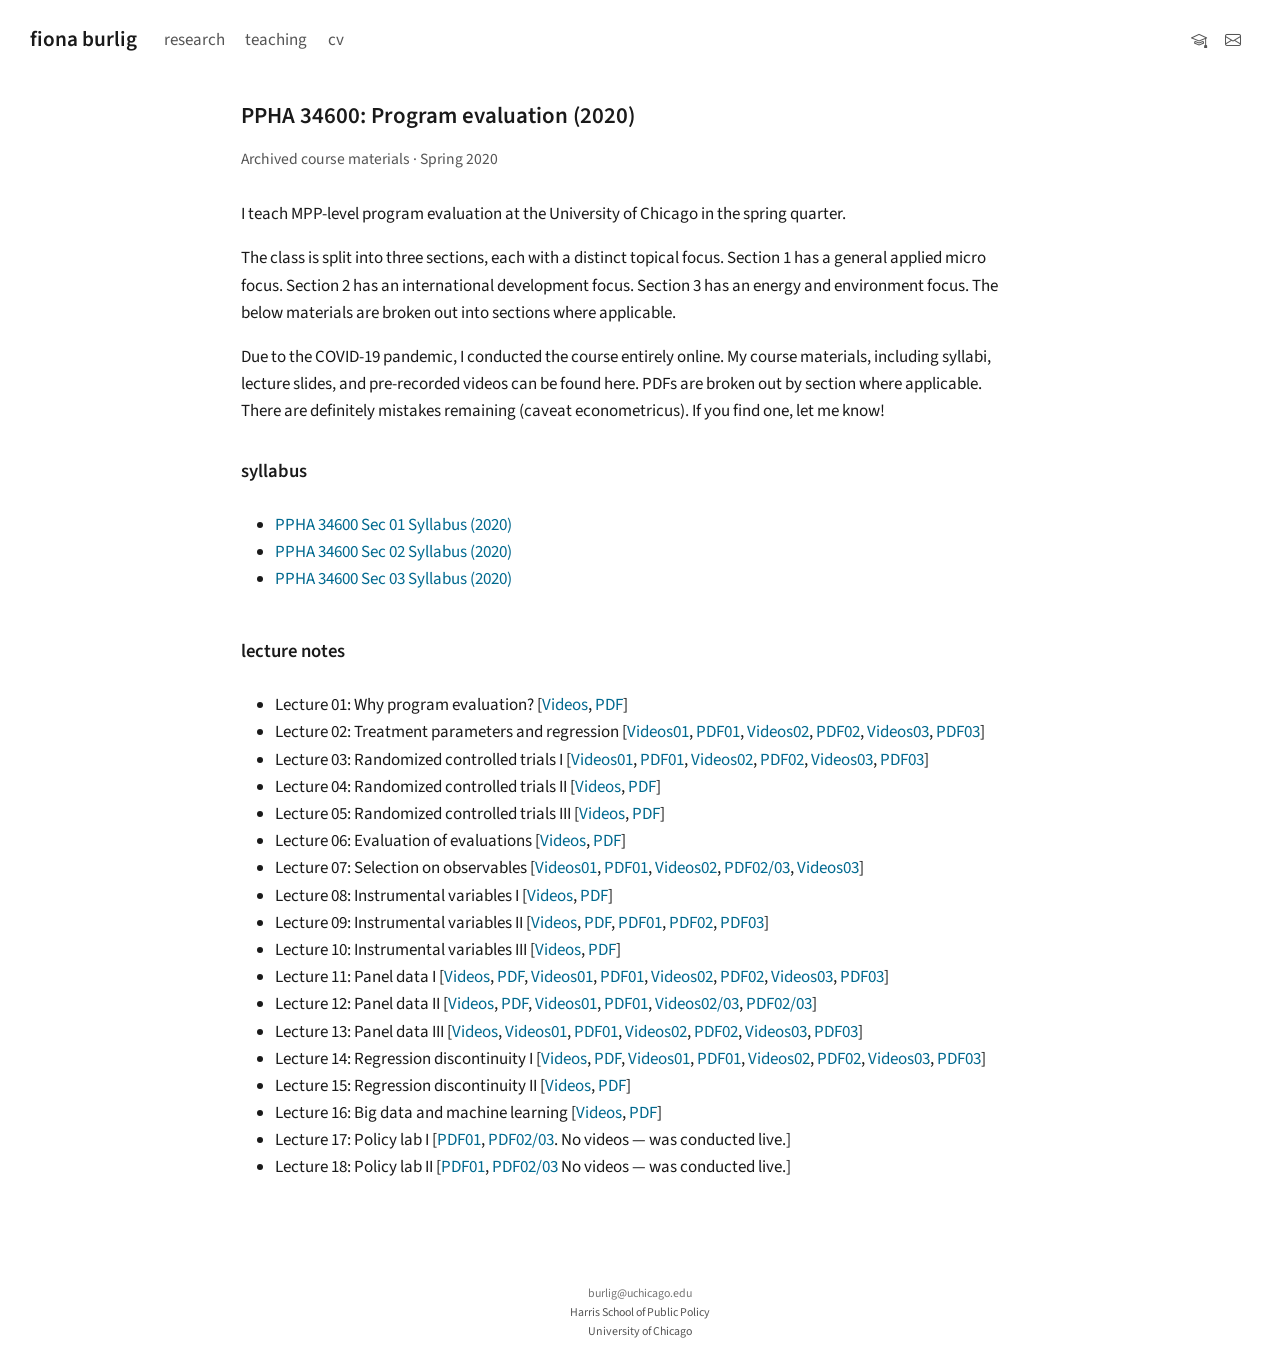
<file: ppha-34600-2020.html>
<!DOCTYPE html>
<html xmlns="http://www.w3.org/1999/xhtml" lang="en" xml:lang="en"><head>

<meta charset="utf-8">
<meta name="generator" content="quarto-1.11.9">

<meta name="viewport" content="width=device-width, initial-scale=1.0, user-scalable=yes">


<title>ppha-34600-2020 – fiona burlig</title>
<style>
/* Default styles provided by pandoc.
** See https://pandoc.org/MANUAL.html#variables-for-html for config info.
*/
span.smallcaps{font-variant: small-caps;}
div.columns{display: flex; gap: 1.5em;}
div.column{flex: auto;}
@media screen {
div.columns{gap: min(4vw, 1.5em);}
div.column{overflow-x: auto;}
}
div.hanging-indent{margin-left: 1.5em; text-indent: -1.5em;}
ul.task-list{list-style: none;}
ul.task-list li input[type="checkbox"] {
  width: 0.8em;
  margin: 0 0.8em 0.2em -1em; /* quarto-specific, see https://github.com/quarto-dev/quarto-cli/issues/4556 */ 
  vertical-align: middle;
}
</style>


<script src="site_libs/quarto-nav/quarto-nav.js"></script>
<script src="site_libs/quarto-nav/headroom.min.js"></script>
<link href="./favicon.png" rel="icon" type="image/png">
<script src="site_libs/clipboard/clipboard.min.js"></script>
<script src="site_libs/quarto-html/quarto.js" type="module"></script>
<script src="site_libs/quarto-html/tabsets/tabsets.js" type="module"></script>
<script src="site_libs/quarto-html/scrollable-regions/scrollable-regions.js" type="module"></script>
<script src="site_libs/quarto-html/popper.min.js"></script>
<script src="site_libs/quarto-html/tippy.umd.min.js"></script>
<link href="site_libs/quarto-html/tippy.css" rel="stylesheet">
<link href="site_libs/quarto-html/quarto-syntax-highlighting-63b5708e65d6cd79cd7618c58d0c21e7.css" rel="stylesheet" id="quarto-text-highlighting-styles">
<script src="site_libs/bootstrap/bootstrap.min.js"></script>
<link href="site_libs/bootstrap/bootstrap-icons.css" rel="stylesheet">
<link href="site_libs/bootstrap/bootstrap-f35a81a4717690815b2013502477d714.min.css" rel="stylesheet" append-hash="true" id="quarto-bootstrap" data-mode="light">
<script id="quarto-search-options" type="application/json">{
  "language": {
    "search-no-results-text": "No results",
    "search-matching-documents-text": "matching documents",
    "search-copy-link-title": "Copy link to search",
    "search-hide-matches-text": "Hide additional matches",
    "search-more-match-text": "more match in this document",
    "search-more-matches-text": "more matches in this document",
    "search-clear-button-title": "Clear",
    "search-text-placeholder": "",
    "search-detached-cancel-button-title": "Cancel",
    "search-submit-button-title": "Submit",
    "search-label": "Search"
  }
}</script>
<meta name="format-detection" content="telephone=no">


<link rel="stylesheet" href="styles.css">
<meta property="og:title" content="– fiona burlig">
<meta property="og:description" content="Fiona Burlig is an assistant professor at the Harris School of Public Policy, University of Chicago, working on energy, environmental, and development economics.">
<meta property="og:site_name" content="fiona burlig">
</head>

<body class="nav-fixed fullcontent quarto-light"><a id="quarto-skip-link" class="visually-hidden-focusable" href="#quarto-document-content">Skip to main content</a>

<div id="quarto-search-results"></div>
  <header id="quarto-header" class="headroom fixed-top">
    <nav class="navbar navbar-expand-lg " data-bs-theme="dark" aria-label="Site">
      <div class="navbar-container container-fluid">
      <div class="navbar-brand-container mx-auto">
    <a class="navbar-brand" href="./index.html">
    <span class="navbar-title">fiona burlig</span>
    </a>
  </div>
          <button class="navbar-toggler" type="button" data-bs-toggle="collapse" data-bs-target="#navbarCollapse" aria-controls="navbarCollapse" aria-expanded="false" aria-label="Toggle navigation" onclick="if (window.quartoToggleHeadroom) { window.quartoToggleHeadroom(); }">
  <span class="navbar-toggler-icon"></span>
</button>
          <div class="collapse navbar-collapse" id="navbarCollapse">
            <ul class="navbar-nav navbar-nav-scroll me-auto">
  <li class="nav-item">
    <a class="nav-link" href="./research.html"> 
<span class="menu-text">research</span></a>
  </li>  
  <li class="nav-item">
    <a class="nav-link" href="./teaching.html"> 
<span class="menu-text">teaching</span></a>
  </li>  
  <li class="nav-item">
    <a class="nav-link" href="./cv.pdf"> 
<span class="menu-text">cv</span></a>
  </li>  
</ul>
            <ul class="navbar-nav navbar-nav-scroll ms-auto">
  <li class="nav-item compact">
    <a class="nav-link" href="https://scholar.google.com/citations?user=73OXPLsAAAAJ"> <i class="bi bi-mortarboard" role="img" aria-label="Google Scholar">
</i> 
<span class="menu-text"></span></a>
  </li>  
  <li class="nav-item compact">
    <a class="nav-link" href="mailto:burlig@uchicago.edu"> <i class="bi bi-envelope" role="img" aria-label="Email">
</i> 
<span class="menu-text"></span></a>
  </li>  
</ul>
          </div> <!-- /navcollapse -->
            <div class="quarto-navbar-tools">
</div>
      </div> <!-- /container-fluid -->
    </nav>
</header>
<!-- content -->
<div id="quarto-content" class="quarto-container page-columns page-rows-contents page-layout-article page-navbar">
<!-- sidebar -->
<!-- margin-sidebar -->
    
<!-- main -->
<main class="content" id="quarto-document-content" tabindex="-1"><header id="title-block-header" class="quarto-title-block"></header>




<meta http-equiv="refresh" content="0; url=/teaching/ppha34600-2020.html">
<p>Moved to <a href="./teaching/ppha34600-2020.html">teaching/ppha34600-2020</a>.</p>



</main> <!-- /main -->
<script>document.querySelectorAll('a[href$=".pdf"]').forEach(a=>{a.target="_blank";a.rel="noopener"});</script>
<script id="quarto-html-after-body" type="application/javascript">
  window.document.addEventListener("DOMContentLoaded", function (event) {
    const isCodeAnnotation = (el) => {
      for (const clz of el.classList) {
        if (clz.startsWith('code-annotation-')) {                     
          return true;
        }
      }
      return false;
    }
    const onCopySuccess = function(e) {
      // button target
      const button = e.trigger;
      // don't keep focus
      button.blur();
      // flash "checked"
      button.classList.add('code-copy-button-checked');
      var currentTitle = button.getAttribute("title");
      button.setAttribute("title", "Copied!");
      let tooltip;
      if (window.bootstrap) {
        button.setAttribute("data-bs-toggle", "tooltip");
        button.setAttribute("data-bs-placement", "left");
        button.setAttribute("data-bs-title", "Copied!");
        tooltip = new bootstrap.Tooltip(button, 
          { trigger: "manual", 
            customClass: "code-copy-button-tooltip",
            offset: [0, -8]});
        tooltip.show();    
      }
      setTimeout(function() {
        if (tooltip) {
          tooltip.hide();
          button.removeAttribute("data-bs-title");
          button.removeAttribute("data-bs-toggle");
          button.removeAttribute("data-bs-placement");
        }
        button.setAttribute("title", currentTitle);
        button.classList.remove('code-copy-button-checked');
      }, 1000);
      // clear code selection
      e.clearSelection();
    }
    const getTextToCopy = function(trigger) {
      const outerScaffold = trigger.parentElement.cloneNode(true);
      const codeEl = outerScaffold.querySelector('code');
      for (const childEl of codeEl.children) {
        if (isCodeAnnotation(childEl)) {
          childEl.remove();
        }
      }
      return codeEl.innerText;
    }
    const clipboard = new window.ClipboardJS('.code-copy-button:not([data-in-quarto-modal])', {
      text: getTextToCopy
    });
    clipboard.on('success', onCopySuccess);
    if (window.document.getElementById('quarto-embedded-source-code-modal')) {
      const clipboardModal = new window.ClipboardJS('.code-copy-button[data-in-quarto-modal]', {
        text: getTextToCopy,
        container: window.document.getElementById('quarto-embedded-source-code-modal')
      });
      clipboardModal.on('success', onCopySuccess);
    }
      var localhostRegex = new RegExp(/^(?:http|https):\/\/localhost\:?[0-9]*\//);
      var mailtoRegex = new RegExp(/^mailto:/);
        var filterRegex = new RegExp("https:\/\/fionaburlig\.com");
      var isInternal = (href) => {
          return filterRegex.test(href) || localhostRegex.test(href) || mailtoRegex.test(href);
      }
      // Inspect non-navigation links and adorn them if external
      window.quartoDecorateExternalLinks = function (root) {
     var links = (root || window.document).querySelectorAll('a[href]:not(.nav-link):not(.navbar-brand):not(.toc-action):not(.sidebar-link):not(.sidebar-item-toggle):not(.pagination-link):not(.no-external):not([aria-hidden]):not(.dropdown-item):not(.quarto-navigation-tool):not(.about-link)');
      for (var i=0; i<links.length; i++) {
        const link = links[i];
        if (!isInternal(link.href)) {
          // undo the damage that might have been done by quarto-nav.js in the case of
          // links that we want to consider external
          if (link.dataset.originalHref !== undefined) {
            link.href = link.dataset.originalHref;
          }
          if (!link.classList.contains('no-external-icon')) {
          }
        }
      }
      };
      window.quartoDecorateExternalLinks(window.document);
    // Esc closes the popup (WCAG 1.4.13) and focus leaving both trigger and
    // popup closes it (WCAG 2.4.11); tippy handles neither for interactive popups.
    const hideOnEscAndFocusOut = {
      name: 'hideOnEscAndFocusOut',
      defaultValue: true,
      fn(instance) {
        const dismiss = () => {
          // A show scheduled by the trigger delay would otherwise reopen it
          instance.clearDelayTimeouts();
          instance.hide();
        };
        const onKeyDown = (event) => {
          if (event.key !== 'Escape') {
            return;
          }
          // Keep Esc from also reaching page handlers (e.g. reveal.js overview),
          // except an open reveal.js slide menu, which Esc should close too.
          // The menu handles keys only when its keyboard option is on.
          const menuHandlesEsc = window.Reveal?.getPlugin?.('menu')?.isOpen() &&
            window.Reveal.getConfig().menu?.keyboard !== false;
          if (!menuHandlesEsc) {
            event.stopPropagation();
          }
          if (instance.popper.contains(window.document.activeElement)) {
            // Disabled while refocusing so the focus trigger does not reopen it
            instance.disable();
            instance.reference.focus();
            instance.enable();
          }
          dismiss();
        };
        const onFocusOut = (event) => {
          const target = event.relatedTarget;
          if (target && !instance.reference.contains(target) &&
              !instance.popper.contains(target)) {
            dismiss();
          }
        };
        // On the trigger too: a click trigger (code-annotations: select) has no
        // blur handling. Attached for the instance's lifetime so leaving the
        // trigger also cancels a show still pending on the trigger delay.
        instance.reference.addEventListener('focusout', onFocusOut);
        return {
          onShow() {
            window.document.addEventListener('keydown', onKeyDown, true);
            instance.popper.addEventListener('focusout', onFocusOut);
          },
          onHide() {
            window.document.removeEventListener('keydown', onKeyDown, true);
            instance.popper.removeEventListener('focusout', onFocusOut);
          },
          onDestroy() {
            instance.reference.removeEventListener('focusout', onFocusOut);
          },
        };
      },
    };
    function tippyHover(el, contentFn, onTriggerFn, onUntriggerFn) {
      const config = {
        allowHTML: true,
        maxWidth: 500,
        delay: 100,
        arrow: false,
        appendTo: function(el) {
            return el.parentElement;
        },
        interactive: true,
        interactiveBorder: 10,
        theme: 'quarto',
        placement: 'bottom-start',
        plugins: [hideOnEscAndFocusOut],
      };
      if (contentFn) {
        config.content = contentFn;
      }
      if (onTriggerFn) {
        config.onTrigger = onTriggerFn;
      }
      if (onUntriggerFn) {
        config.onUntrigger = onUntriggerFn;
      }
      window.tippy(el, config); 
    }
    const noterefs = window.document.querySelectorAll('a[role="doc-noteref"]');
    for (var i=0; i<noterefs.length; i++) {
      const ref = noterefs[i];
      tippyHover(ref, function() {
        // use id or data attribute instead here
        let href = ref.getAttribute('data-footnote-href') || ref.getAttribute('href');
        try { href = new URL(href).hash; } catch {}
        const id = href.replace(/^#\/?/, "");
        const note = window.document.getElementById(id);
        if (note) {
          return note.innerHTML;
        } else {
          return "";
        }
      });
    }
    const xrefs = window.document.querySelectorAll('a.quarto-xref');
    const processXRef = (id, note) => {
      // Strip column container classes
      const stripColumnClz = (el) => {
        el.classList.remove("page-full", "page-columns");
        if (el.children) {
          for (const child of el.children) {
            stripColumnClz(child);
          }
        }
      }
      stripColumnClz(note)
      if (id === null || id.startsWith('sec-')) {
        // Special case sections, only their first couple elements
        const container = document.createElement("div");
        if (note.children && note.children.length > 2) {
          container.appendChild(note.children[0].cloneNode(true));
          for (let i = 1; i < note.children.length; i++) {
            const child = note.children[i];
            if (child.tagName === "P" && child.innerText === "") {
              continue;
            } else {
              container.appendChild(child.cloneNode(true));
              break;
            }
          }
          if (window.Quarto?.typesetMath) {
            window.Quarto.typesetMath(container);
          }
          return container.innerHTML
        } else {
          if (window.Quarto?.typesetMath) {
            window.Quarto.typesetMath(note);
          }
          return note.innerHTML;
        }
      } else {
        // Remove any anchor links if they are present
        const anchorLink = note.querySelector('a.anchorjs-link');
        if (anchorLink) {
          anchorLink.remove();
        }
        if (window.Quarto?.typesetMath) {
          window.Quarto.typesetMath(note);
        }
        if (note.classList.contains("callout")) {
          return note.outerHTML;
        } else {
          return note.innerHTML;
        }
      }
    }
    for (var i=0; i<xrefs.length; i++) {
      const xref = xrefs[i];
      tippyHover(xref, undefined, function(instance) {
        instance.disable();
        let url = xref.getAttribute('href');
        let hash = undefined; 
        if (url.startsWith('#')) {
          hash = url;
        } else {
          try { hash = new URL(url).hash; } catch {}
        }
        if (hash) {
          const id = hash.replace(/^#\/?/, "");
          const note = window.document.getElementById(id);
          if (note !== null) {
            try {
              const html = processXRef(id, note.cloneNode(true));
              instance.setContent(html);
            } finally {
              instance.enable();
              instance.show();
            }
          } else {
            // See if we can fetch this
            fetch(url.split('#')[0])
            .then(res => res.text())
            .then(html => {
              const parser = new DOMParser();
              const htmlDoc = parser.parseFromString(html, "text/html");
              const note = htmlDoc.getElementById(id);
              if (note !== null) {
                const html = processXRef(id, note);
                instance.setContent(html);
              } 
            }).finally(() => {
              instance.enable();
              instance.show();
            });
          }
        } else {
          // See if we can fetch a full url (with no hash to target)
          // This is a special case and we should probably do some content thinning / targeting
          fetch(url)
          .then(res => res.text())
          .then(html => {
            const parser = new DOMParser();
            const htmlDoc = parser.parseFromString(html, "text/html");
            const note = htmlDoc.querySelector('main.content');
            if (note !== null) {
              // This should only happen for chapter cross references
              // (since there is no id in the URL)
              // remove the first header
              if (note.children.length > 0 && note.children[0].tagName === "HEADER") {
                note.children[0].remove();
              }
              const html = processXRef(null, note);
              instance.setContent(html);
            } 
          }).finally(() => {
            instance.enable();
            instance.show();
          });
        }
      }, function(instance) {
      });
    }
        let selectedAnnoteEl;
        const selectorForAnnotation = ( cell, annotation) => {
          let cellAttr = 'data-code-cell="' + cell + '"';
          let lineAttr = 'data-code-annotation="' +  annotation + '"';
          const selector = 'span[' + cellAttr + '][' + lineAttr + ']';
          return selector;
        }
        const selectCodeLines = (annoteEl) => {
          const doc = window.document;
          const targetCell = annoteEl.getAttribute("data-target-cell");
          const targetAnnotation = annoteEl.getAttribute("data-target-annotation");
          const annoteSpan = window.document.querySelector(selectorForAnnotation(targetCell, targetAnnotation));
          const lines = annoteSpan.getAttribute("data-code-lines").split(",");
          const lineIds = lines.map((line) => {
            return targetCell + "-" + line;
          })
          // Each band is positioned against its own containing block, which is
          // not the offsetParent of the lines, so place it from client rects.
          const placeBand = (band, firstEl, lastEl, codeBlock) => {
            const container = band.offsetParent;
            if (container === null) {
              return;
            }
            const containerRect = container.getBoundingClientRect();
            // Reveal.js scales slides with a transform, so convert client
            // pixels back to the CSS pixels of the container.
            const scale = containerRect.height / container.offsetHeight || 1;
            const firstRect = firstEl.getBoundingClientRect();
            const lastRect = lastEl.getBoundingClientRect();
            const top = (firstRect.top - containerRect.top) / scale - container.clientTop + container.scrollTop;
            const height = (lastRect.bottom - firstRect.top) / scale;
            band.style.top = top - 2 + "px";
            band.style.height = height + 4 + "px";
            if (codeBlock) {
              // Without the copy button wrapper, the containing block is wider
              // than the code block, so span the code block explicitly.
              const blockRect = codeBlock.getBoundingClientRect();
              band.style.left = (blockRect.left - containerRect.left) / scale - container.clientLeft + container.scrollLeft + "px";
              band.style.width = blockRect.width / scale + "px";
            }
          };
          if (lineIds.length > 0) {
            const el = window.document.getElementById(lineIds[0]);
            const lastEl = window.document.getElementById(lineIds[lineIds.length - 1]);
            const parent = el.parentElement.parentElement;
            // cook up a div (if necessary) and position it
            let div = window.document.getElementById("code-annotation-line-highlight");
            if (div === null) {
              div = window.document.createElement("div");
              div.setAttribute("id", "code-annotation-line-highlight");
              div.style.position = 'absolute';
              parent.appendChild(div);
            }
            placeBand(div, el, lastEl, parent.closest("div.sourceCode") || parent);
            let gutterDiv = window.document.getElementById("code-annotation-line-highlight-gutter");
            if (gutterDiv === null) {
              gutterDiv = window.document.createElement("div");
              gutterDiv.setAttribute("id", "code-annotation-line-highlight-gutter");
              gutterDiv.style.position = 'absolute';
              const codeCell = window.document.getElementById(targetCell);
              const gutter = codeCell.querySelector('.code-annotation-gutter');
              gutter.appendChild(gutterDiv);
            }
            placeBand(gutterDiv, el, lastEl);
            selectedAnnoteEl = annoteEl;
          }
        };
        const unselectCodeLines = () => {
          const elementsIds = ["code-annotation-line-highlight", "code-annotation-line-highlight-gutter"];
          elementsIds.forEach((elId) => {
            const div = window.document.getElementById(elId);
            if (div) {
              div.remove();
            }
          });
          selectedAnnoteEl = undefined;
        };
          // Handle positioning of the toggle
      window.addEventListener(
        "resize",
        throttle(() => {
          elRect = undefined;
          if (selectedAnnoteEl) {
            selectCodeLines(selectedAnnoteEl);
          }
        }, 10)
      );
      function throttle(fn, ms) {
      let throttle = false;
      let timer;
        return (...args) => {
          if(!throttle) { // first call gets through
              fn.apply(this, args);
              throttle = true;
          } else { // all the others get throttled
              if(timer) clearTimeout(timer); // cancel #2
              timer = setTimeout(() => {
                fn.apply(this, args);
                timer = throttle = false;
              }, ms);
          }
        };
      }
        // Attach click handler to the DT
        const annoteDls = window.document.querySelectorAll('dt[data-target-cell]');
        for (const annoteDlNode of annoteDls) {
          annoteDlNode.addEventListener('click', (event) => {
            const clickedEl = event.target;
            if (clickedEl !== selectedAnnoteEl) {
              unselectCodeLines();
              const activeEl = window.document.querySelector('dt[data-target-cell].code-annotation-active');
              if (activeEl) {
                activeEl.classList.remove('code-annotation-active');
              }
              selectCodeLines(clickedEl);
              clickedEl.classList.add('code-annotation-active');
            } else {
              // Unselect the line
              unselectCodeLines();
              clickedEl.classList.remove('code-annotation-active');
            }
          });
        }
    const findCites = (el) => {
      const parentEl = el.parentElement;
      if (parentEl) {
        const cites = parentEl.dataset.cites;
        if (cites) {
          return {
            el,
            cites: cites.split(' ')
          };
        } else {
          return findCites(el.parentElement)
        }
      } else {
        return undefined;
      }
    };
    var bibliorefs = window.document.querySelectorAll('a[role="doc-biblioref"]');
    for (var i=0; i<bibliorefs.length; i++) {
      const ref = bibliorefs[i];
      const citeInfo = findCites(ref);
      if (citeInfo) {
        tippyHover(citeInfo.el, function() {
          var popup = window.document.createElement('div');
          citeInfo.cites.forEach(function(cite) {
            var citeDiv = window.document.createElement('div');
            citeDiv.classList.add('hanging-indent');
            citeDiv.classList.add('csl-entry');
            var biblioDiv = window.document.getElementById('ref-' + cite);
            if (biblioDiv) {
              citeDiv.innerHTML = biblioDiv.innerHTML;
            }
            popup.appendChild(citeDiv);
          });
          return popup.innerHTML;
        });
      }
    }
  });
  </script>
  <script type="application/javascript">
  window.quartoScrollableRegionsLabels = {"code":"Scrollable code","output":"Scrollable output"};
  </script>
</div> <!-- /content -->
<footer class="footer">
  <div class="nav-footer">
    <div class="nav-footer-left">
      &nbsp;
    </div>   
    <div class="nav-footer-center">
<p><a href="mailto:burlig@uchicago.edu">burlig@uchicago.edu</a><br>Harris School of Public Policy<br>University of Chicago</p>
</div>
    <div class="nav-footer-right">
      &nbsp;
    </div>
  </div>
</footer>




</body></html>
</file>
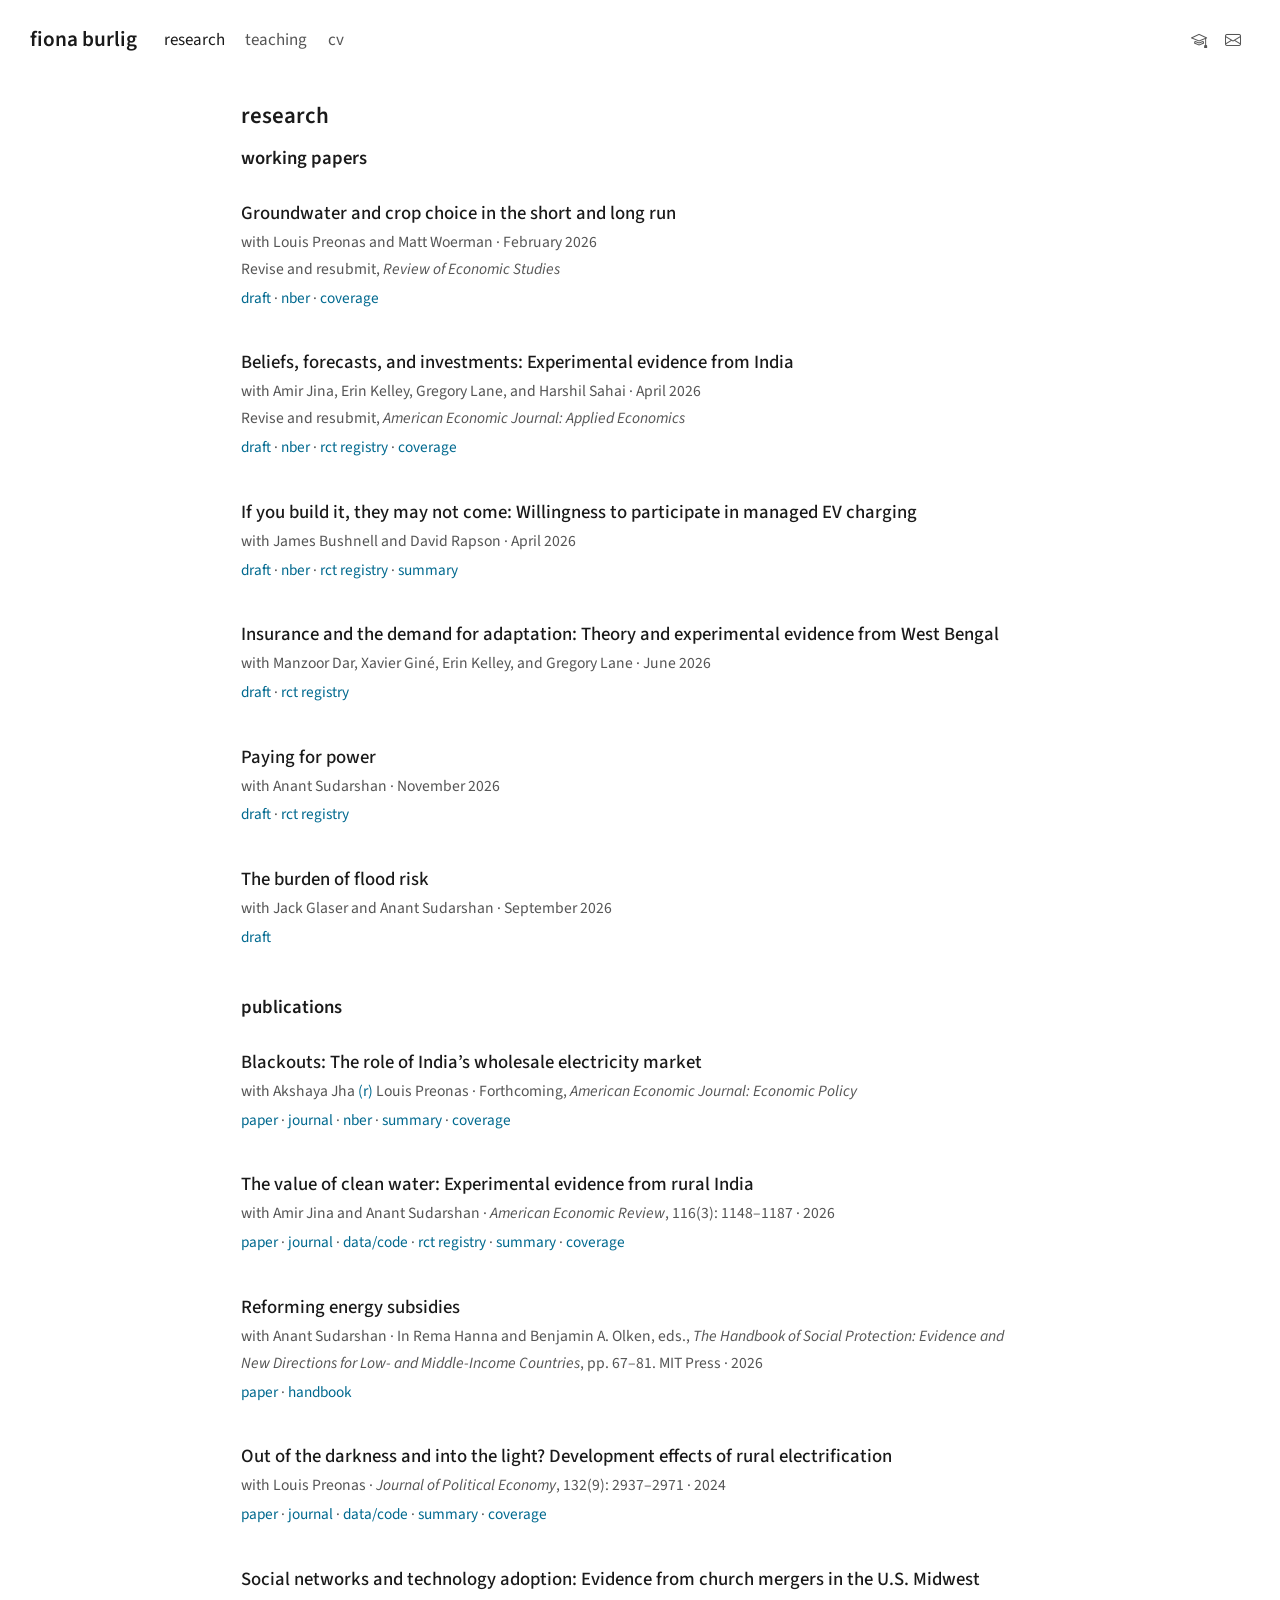
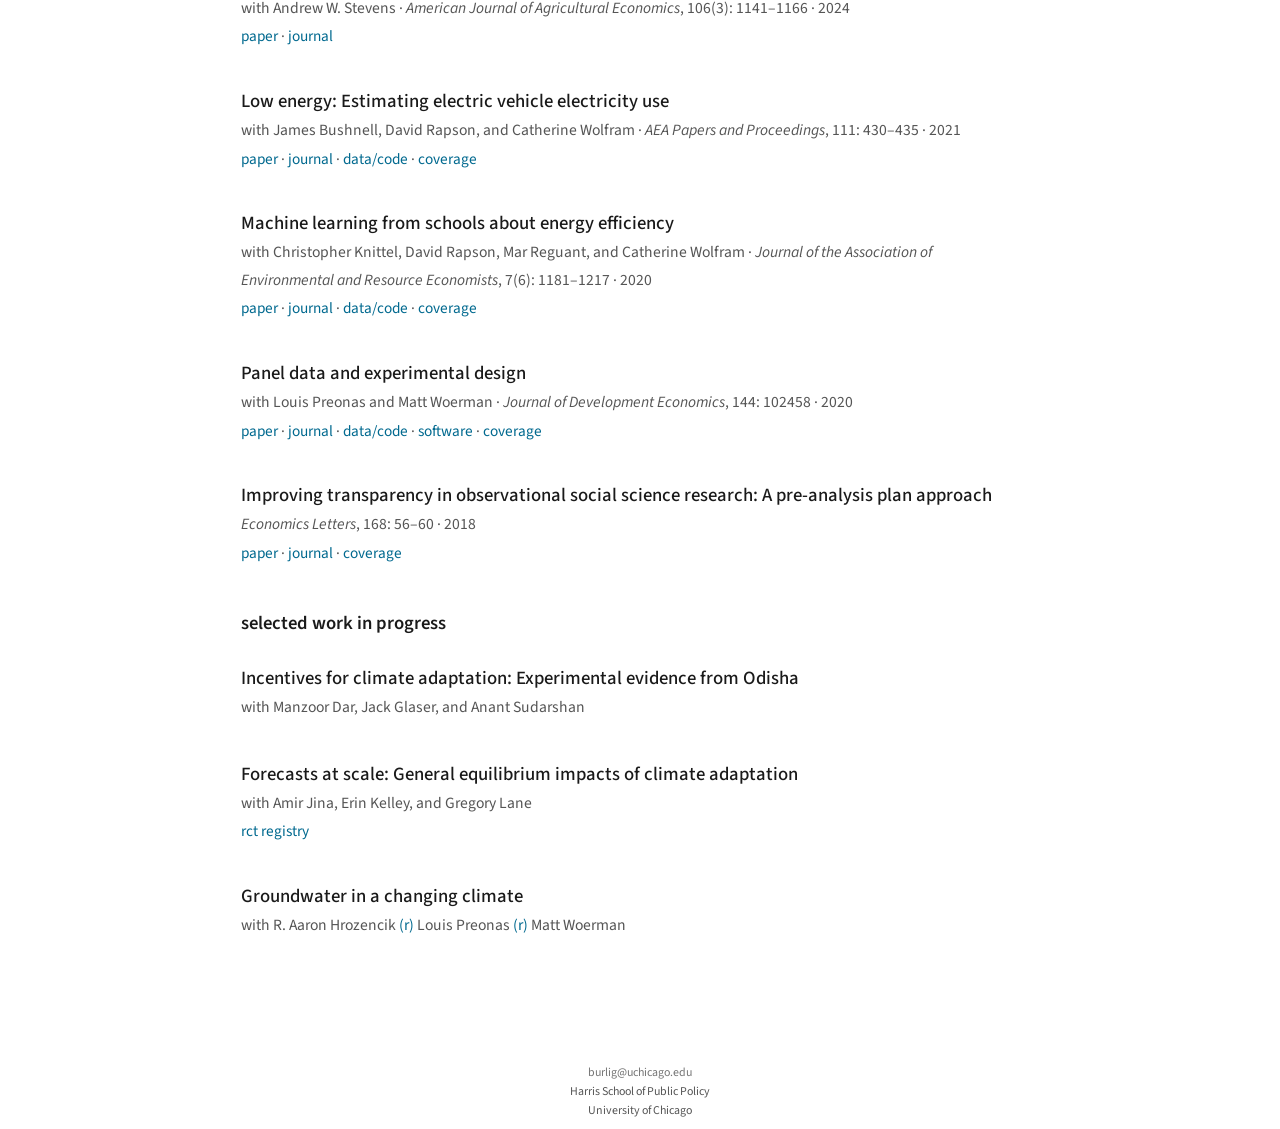
<file: research.html>
<!DOCTYPE html>
<html xmlns="http://www.w3.org/1999/xhtml" lang="en" xml:lang="en"><head>

<meta charset="utf-8">
<meta name="generator" content="quarto-1.11.9">

<meta name="viewport" content="width=device-width, initial-scale=1.0, user-scalable=yes">


<title>research – fiona burlig</title>
<style>
/* Default styles provided by pandoc.
** See https://pandoc.org/MANUAL.html#variables-for-html for config info.
*/
span.smallcaps{font-variant: small-caps;}
div.columns{display: flex; gap: 1.5em;}
div.column{flex: auto;}
@media screen {
div.columns{gap: min(4vw, 1.5em);}
div.column{overflow-x: auto;}
}
div.hanging-indent{margin-left: 1.5em; text-indent: -1.5em;}
ul.task-list{list-style: none;}
ul.task-list li input[type="checkbox"] {
  width: 0.8em;
  margin: 0 0.8em 0.2em -1em; /* quarto-specific, see https://github.com/quarto-dev/quarto-cli/issues/4556 */ 
  vertical-align: middle;
}
</style>


<script src="site_libs/quarto-nav/quarto-nav.js"></script>
<script src="site_libs/quarto-nav/headroom.min.js"></script>
<link href="./favicon.png" rel="icon" type="image/png">
<script src="site_libs/clipboard/clipboard.min.js"></script>
<script src="site_libs/quarto-html/quarto.js" type="module"></script>
<script src="site_libs/quarto-html/tabsets/tabsets.js" type="module"></script>
<script src="site_libs/quarto-html/scrollable-regions/scrollable-regions.js" type="module"></script>
<script src="site_libs/quarto-html/popper.min.js"></script>
<script src="site_libs/quarto-html/tippy.umd.min.js"></script>
<link href="site_libs/quarto-html/tippy.css" rel="stylesheet">
<link href="site_libs/quarto-html/quarto-syntax-highlighting-63b5708e65d6cd79cd7618c58d0c21e7.css" rel="stylesheet" id="quarto-text-highlighting-styles">
<script src="site_libs/bootstrap/bootstrap.min.js"></script>
<link href="site_libs/bootstrap/bootstrap-icons.css" rel="stylesheet">
<link href="site_libs/bootstrap/bootstrap-f35a81a4717690815b2013502477d714.min.css" rel="stylesheet" append-hash="true" id="quarto-bootstrap" data-mode="light">
<script id="quarto-search-options" type="application/json">{
  "language": {
    "search-no-results-text": "No results",
    "search-matching-documents-text": "matching documents",
    "search-copy-link-title": "Copy link to search",
    "search-hide-matches-text": "Hide additional matches",
    "search-more-match-text": "more match in this document",
    "search-more-matches-text": "more matches in this document",
    "search-clear-button-title": "Clear",
    "search-text-placeholder": "",
    "search-detached-cancel-button-title": "Cancel",
    "search-submit-button-title": "Submit",
    "search-label": "Search"
  }
}</script>
<meta name="format-detection" content="telephone=no">


<link rel="stylesheet" href="styles.css">
<meta property="og:title" content="research – fiona burlig">
<meta property="og:site_name" content="fiona burlig">
</head>

<body class="nav-fixed fullcontent quarto-light"><a id="quarto-skip-link" class="visually-hidden-focusable" href="#quarto-document-content">Skip to main content</a>

<div id="quarto-search-results"></div>
  <header id="quarto-header" class="headroom fixed-top">
    <nav class="navbar navbar-expand-lg " data-bs-theme="dark" aria-label="Site">
      <div class="navbar-container container-fluid">
      <div class="navbar-brand-container mx-auto">
    <a class="navbar-brand" href="./index.html">
    <span class="navbar-title">fiona burlig</span>
    </a>
  </div>
          <button class="navbar-toggler" type="button" data-bs-toggle="collapse" data-bs-target="#navbarCollapse" aria-controls="navbarCollapse" aria-expanded="false" aria-label="Toggle navigation" onclick="if (window.quartoToggleHeadroom) { window.quartoToggleHeadroom(); }">
  <span class="navbar-toggler-icon"></span>
</button>
          <div class="collapse navbar-collapse" id="navbarCollapse">
            <ul class="navbar-nav navbar-nav-scroll me-auto">
  <li class="nav-item">
    <a class="nav-link active" href="./research.html" aria-current="page"> 
<span class="menu-text">research</span></a>
  </li>  
  <li class="nav-item">
    <a class="nav-link" href="./teaching.html"> 
<span class="menu-text">teaching</span></a>
  </li>  
  <li class="nav-item">
    <a class="nav-link" href="./cv.pdf"> 
<span class="menu-text">cv</span></a>
  </li>  
</ul>
            <ul class="navbar-nav navbar-nav-scroll ms-auto">
  <li class="nav-item compact">
    <a class="nav-link" href="https://scholar.google.com/citations?user=73OXPLsAAAAJ"> <i class="bi bi-mortarboard" role="img" aria-label="Google Scholar">
</i> 
<span class="menu-text"></span></a>
  </li>  
  <li class="nav-item compact">
    <a class="nav-link" href="mailto:burlig@uchicago.edu"> <i class="bi bi-envelope" role="img" aria-label="Email">
</i> 
<span class="menu-text"></span></a>
  </li>  
</ul>
          </div> <!-- /navcollapse -->
            <div class="quarto-navbar-tools">
</div>
      </div> <!-- /container-fluid -->
    </nav>
</header>
<!-- content -->
<div id="quarto-content" class="quarto-container page-columns page-rows-contents page-layout-article page-navbar">
<!-- sidebar -->
<!-- margin-sidebar -->
    
<!-- main -->
<main class="content" id="quarto-document-content" tabindex="-1">

<header id="title-block-header" class="quarto-title-block default">
<div class="quarto-title">
<h1 class="title">research</h1>
</div>



<div class="quarto-title-meta">

    
  
    
  </div>
  


</header>


<section id="working-papers" class="level2">
<h2 data-anchor-id="working-papers">working papers</h2>
<div class="paper">
<span class="ptitle">Groundwater and crop choice in the short and long run</span><br> <span class="meta">with Louis Preonas and Matt Woerman · February 2026<br>Revise and resubmit, <em>Review of Economic Studies</em></span>
<div class="links">
<a href="papers/BPW_groundwater.pdf">draft</a> · <a href="https://www.nber.org/papers/w28706">nber</a> · <a href="coverage.html#groundwater-and-crop-choice-in-the-short">coverage</a>
</div>
</div>
<div class="paper">
<span class="ptitle">Beliefs, forecasts, and investments: Experimental evidence from India</span><br> <span class="meta">with Amir Jina, Erin Kelley, Gregory Lane, and Harshil Sahai · April 2026<br>Revise and resubmit, <em>American Economic Journal: Applied Economics</em></span>
<div class="links">
<a href="papers/BJKLS_forecasts.pdf">draft</a> · <a href="https://www.nber.org/papers/w32173">nber</a> · <a href="https://www.socialscienceregistry.org/trials/8846">rct registry</a> · <a href="coverage.html#beliefs-forecasts-and-investments-experi">coverage</a>
</div>
</div>
<div class="paper">
<span class="ptitle">If you build it, they may not come: Willingness to participate in managed EV charging</span><br> <span class="meta">with James Bushnell and David Rapson · April 2026</span>
<div class="links">
<a href="papers/BBR_managedcharging.pdf">draft</a> · <a href="https://www.nber.org/papers/w35086">nber</a> · <a href="https://www.socialscienceregistry.org/trials/14013">rct registry</a> · <a href="https://climate.uchicago.edu/insights/if-you-build-it-they-may-not-come-willingness-to-participate-in-managed-ev-charging/">summary</a>
</div>
</div>
<div class="paper">
<span class="ptitle">Insurance and the demand for adaptation: Theory and experimental evidence from West Bengal</span><br> <span class="meta">with Manzoor Dar, Xavier Giné, Erin Kelley, and Gregory Lane · June 2026</span>
<div class="links">
<a href="papers/BDGKL_insurance.pdf">draft</a> · <a href="https://www.socialscienceregistry.org/trials/13781">rct registry</a>
</div>
</div>
<div class="paper">
<span class="ptitle">Paying for power</span><br> <span class="meta">with Anant Sudarshan · November 2026</span>
<div class="links">
<a href="papers/BS_payingforpower.pdf">draft</a> · <a href="https://www.socialscienceregistry.org/trials/8742">rct registry</a>
</div>
</div>
<div class="paper">
<span class="ptitle">The burden of flood risk</span><br> <span class="meta">with Jack Glaser and Anant Sudarshan · September 2026</span>
<div class="links">
<a href="papers/BGS_flood_risk.pdf">draft</a>
</div>
</div>
</section>
<section id="publications" class="level2">
<h2 data-anchor-id="publications">publications</h2>
<div class="paper">
<span class="ptitle">Blackouts: The role of India’s wholesale electricity market</span><br> <span class="meta">with Akshaya Jha <a href="https://www.aeaweb.org/journals/policies/random-author-order/search?RandomAuthorsSearch%5Bsearch%5D=kO-uBJ-nEo6x" title="randomized author order">(r)</a> Louis Preonas · Forthcoming, <em>American Economic Journal: Economic Policy</em></span>
<div class="links">
<a href="s/20260916_JPB_Blackouts_with_appx.pdf">paper</a> · <a href="https://www.aeaweb.org/articles?id=10.1257/pol.20250025&amp;from=f">journal</a> · <a href="https://www.nber.org/papers/w29610">nber</a> · <a href="https://voxdev.org/topic/energy-environment/reducing-electricity-blackouts-developing-countries-evidence-india">summary</a> · <a href="coverage.html#blackouts-the-role-of-india-s-wholesale-">coverage</a>
</div>
</div>
<div class="paper">
<span class="ptitle">The value of clean water: Experimental evidence from rural India</span><br> <span class="meta">with Amir Jina and Anant Sudarshan · <em>American Economic Review</em>, 116(3): 1148–1187 · 2026</span>
<div class="links">
<a href="s/BJS_IndiaWater_Published_with_appx.pdf">paper</a> · <a href="https://www.aeaweb.org/articles?id=10.1257/aer.20250278">journal</a> · <a href="https://www.openicpsr.org/openicpsr/project/238281/version/V1/view">data/code</a> · <a href="https://www.socialscienceregistry.org/trials/10545">rct registry</a> · <a href="https://voxdev.org/topic/health/clean-water-india-delivering-water-viable-solution">summary</a> · <a href="coverage.html#the-value-of-clean-water-experimental-ev">coverage</a>
</div>
</div>
<div class="paper">
<span class="ptitle">Reforming energy subsidies</span><br> <span class="meta">with Anant Sudarshan · In Rema Hanna and Benjamin A. Olken, eds., <em>The Handbook of Social Protection: Evidence and New Directions for Low- and Middle-Income Countries</em>, pp.&nbsp;67–81. MIT Press · 2026</span>
<div class="links">
<a href="s/BS_handbook_published.pdf">paper</a> · <a href="https://direct.mit.edu/books/oa-edited-volume/6103/chapter/6001748/Reforming-Energy-Subsidies">handbook</a>
</div>
</div>
<div class="paper">
<span class="ptitle">Out of the darkness and into the light? Development effects of rural electrification</span><br> <span class="meta">with Louis Preonas · <em>Journal of Political Economy</em>, 132(9): 2937–2971 · 2024</span>
<div class="links">
<a href="s/Burlig_Preonas_RGGVY_published_with_appx.pdf">paper</a> · <a href="https://www.journals.uchicago.edu/doi/10.1086/730204">journal</a> · <a href="https://dataverse.harvard.edu/dataset.xhtml?persistentId=doi%3A10.7910%2FDVN%2FAPWICK">data/code</a> · <a href="https://s.giannini.ucop.edu/uploads/giannini_public/17/e7/17e7e59c-40d7-4635-8ccf-7235e75975a2/v20n3_2.pdf">summary</a> · <a href="coverage.html#out-of-the-darkness-and-into-the-light-d">coverage</a>
</div>
</div>
<div class="paper">
<span class="ptitle">Social networks and technology adoption: Evidence from church mergers in the U.S. Midwest</span><br> <span class="meta">with Andrew W. Stevens · <em>American Journal of Agricultural Economics</em>, 106(3): 1141–1166 · 2024</span>
<div class="links">
<a href="s/Burlig_Stevens_Churches_published_with_appx.pdf">paper</a> · <a href="https://onlinelibrary.wiley.com/doi/10.1111/ajae.12429">journal</a>
</div>
</div>
<div class="paper">
<span class="ptitle">Low energy: Estimating electric vehicle electricity use</span><br> <span class="meta">with James Bushnell, David Rapson, and Catherine Wolfram · <em>AEA Papers and Proceedings</em>, 111: 430–435 · 2021</span>
<div class="links">
<a href="s/BRRW_PnP_with_Appx.pdf">paper</a> · <a href="https://www.aeaweb.org/articles?id=10.1257/pandp.20211088">journal</a> · <a href="https://www.openicpsr.org/openicpsr/project/139481/version/V1/view">data/code</a> · <a href="coverage.html#low-energy-estimating-electric-vehicle-e">coverage</a>
</div>
</div>
<div class="paper">
<span class="ptitle">Machine learning from schools about energy efficiency</span><br> <span class="meta">with Christopher Knittel, David Rapson, Mar Reguant, and Catherine Wolfram · <em>Journal of the Association of Environmental and Resource Economists</em>, 7(6): 1181–1217 · 2020</span>
<div class="links">
<a href="s/BKRRW_Published_with_appx.pdf">paper</a> · <a href="https://www.journals.uchicago.edu/doi/10.1086/710606">journal</a> · <a href="https://doi.org/10.7910/DVN/NDAYCR">data/code</a> · <a href="coverage.html#machine-learning-from-schools-about-ener">coverage</a>
</div>
</div>
<div class="paper">
<span class="ptitle">Panel data and experimental design</span><br> <span class="meta">with Louis Preonas and Matt Woerman · <em>Journal of Development Economics</em>, 144: 102458 · 2020</span>
<div class="links">
<a href="s/BPW_JDE_with_appx.pdf">paper</a> · <a href="https://www.sciencedirect.com/science/article/abs/pii/S030438782030033X">journal</a> · <a href="https://data.mendeley.com/datasets/vbcp9rh8yj/1">data/code</a> · <a href="https://ideas.repec.org/c/boc/bocode/s458286.html">software</a> · <a href="coverage.html#panel-data-and-experimental-design">coverage</a>
</div>
</div>
<div class="paper">
<span class="ptitle">Improving transparency in observational social science research: A pre-analysis plan approach</span><br> <span class="meta"><em>Economics Letters</em>, 168: 56–60 · 2018</span>
<div class="links">
<a href="s/Burlig_EconomicsLetters_2018.pdf">paper</a> · <a href="https://www.sciencedirect.com/science/article/abs/pii/S0165176518301277">journal</a> · <a href="coverage.html#improving-transparency-in-observational-">coverage</a>
</div>
</div>
</section>
<section id="selected-work-in-progress" class="level2">
<h2 data-anchor-id="selected-work-in-progress">selected work in progress</h2>
<div class="paper">
<p><span class="ptitle">Incentives for climate adaptation: Experimental evidence from Odisha</span><br> <span class="meta">with Manzoor Dar, Jack Glaser, and Anant Sudarshan</span></p>
</div>
<div class="paper">
<span class="ptitle">Forecasts at scale: General equilibrium impacts of climate adaptation</span><br> <span class="meta">with Amir Jina, Erin Kelley, and Gregory Lane</span>
<div class="links">
<a href="https://www.socialscienceregistry.org/trials/13590">rct registry</a>
</div>
</div>
<div class="paper">
<p><span class="ptitle">Groundwater in a changing climate</span><br> <span class="meta">with R. Aaron Hrozencik <a href="https://www.aeaweb.org/journals/policies/random-author-order/search?RandomAuthorsSearch%5Bsearch%5D=mw0-7IwOF3ft" title="randomized author order">(r)</a> Louis Preonas <a href="https://www.aeaweb.org/journals/policies/random-author-order/search?RandomAuthorsSearch%5Bsearch%5D=mw0-7IwOF3ft" title="randomized author order">(r)</a> Matt Woerman</span></p>
</div>


</section>

</main> <!-- /main -->
<script>document.querySelectorAll('a[href$=".pdf"]').forEach(a=>{a.target="_blank";a.rel="noopener"});</script>
<script id="quarto-html-after-body" type="application/javascript">
  window.document.addEventListener("DOMContentLoaded", function (event) {
    const isCodeAnnotation = (el) => {
      for (const clz of el.classList) {
        if (clz.startsWith('code-annotation-')) {                     
          return true;
        }
      }
      return false;
    }
    const onCopySuccess = function(e) {
      // button target
      const button = e.trigger;
      // don't keep focus
      button.blur();
      // flash "checked"
      button.classList.add('code-copy-button-checked');
      var currentTitle = button.getAttribute("title");
      button.setAttribute("title", "Copied!");
      let tooltip;
      if (window.bootstrap) {
        button.setAttribute("data-bs-toggle", "tooltip");
        button.setAttribute("data-bs-placement", "left");
        button.setAttribute("data-bs-title", "Copied!");
        tooltip = new bootstrap.Tooltip(button, 
          { trigger: "manual", 
            customClass: "code-copy-button-tooltip",
            offset: [0, -8]});
        tooltip.show();    
      }
      setTimeout(function() {
        if (tooltip) {
          tooltip.hide();
          button.removeAttribute("data-bs-title");
          button.removeAttribute("data-bs-toggle");
          button.removeAttribute("data-bs-placement");
        }
        button.setAttribute("title", currentTitle);
        button.classList.remove('code-copy-button-checked');
      }, 1000);
      // clear code selection
      e.clearSelection();
    }
    const getTextToCopy = function(trigger) {
      const outerScaffold = trigger.parentElement.cloneNode(true);
      const codeEl = outerScaffold.querySelector('code');
      for (const childEl of codeEl.children) {
        if (isCodeAnnotation(childEl)) {
          childEl.remove();
        }
      }
      return codeEl.innerText;
    }
    const clipboard = new window.ClipboardJS('.code-copy-button:not([data-in-quarto-modal])', {
      text: getTextToCopy
    });
    clipboard.on('success', onCopySuccess);
    if (window.document.getElementById('quarto-embedded-source-code-modal')) {
      const clipboardModal = new window.ClipboardJS('.code-copy-button[data-in-quarto-modal]', {
        text: getTextToCopy,
        container: window.document.getElementById('quarto-embedded-source-code-modal')
      });
      clipboardModal.on('success', onCopySuccess);
    }
      var localhostRegex = new RegExp(/^(?:http|https):\/\/localhost\:?[0-9]*\//);
      var mailtoRegex = new RegExp(/^mailto:/);
        var filterRegex = new RegExp("https:\/\/fionaburlig\.com");
      var isInternal = (href) => {
          return filterRegex.test(href) || localhostRegex.test(href) || mailtoRegex.test(href);
      }
      // Inspect non-navigation links and adorn them if external
      window.quartoDecorateExternalLinks = function (root) {
     var links = (root || window.document).querySelectorAll('a[href]:not(.nav-link):not(.navbar-brand):not(.toc-action):not(.sidebar-link):not(.sidebar-item-toggle):not(.pagination-link):not(.no-external):not([aria-hidden]):not(.dropdown-item):not(.quarto-navigation-tool):not(.about-link)');
      for (var i=0; i<links.length; i++) {
        const link = links[i];
        if (!isInternal(link.href)) {
          // undo the damage that might have been done by quarto-nav.js in the case of
          // links that we want to consider external
          if (link.dataset.originalHref !== undefined) {
            link.href = link.dataset.originalHref;
          }
          if (!link.classList.contains('no-external-icon')) {
          }
        }
      }
      };
      window.quartoDecorateExternalLinks(window.document);
    // Esc closes the popup (WCAG 1.4.13) and focus leaving both trigger and
    // popup closes it (WCAG 2.4.11); tippy handles neither for interactive popups.
    const hideOnEscAndFocusOut = {
      name: 'hideOnEscAndFocusOut',
      defaultValue: true,
      fn(instance) {
        const dismiss = () => {
          // A show scheduled by the trigger delay would otherwise reopen it
          instance.clearDelayTimeouts();
          instance.hide();
        };
        const onKeyDown = (event) => {
          if (event.key !== 'Escape') {
            return;
          }
          // Keep Esc from also reaching page handlers (e.g. reveal.js overview),
          // except an open reveal.js slide menu, which Esc should close too.
          // The menu handles keys only when its keyboard option is on.
          const menuHandlesEsc = window.Reveal?.getPlugin?.('menu')?.isOpen() &&
            window.Reveal.getConfig().menu?.keyboard !== false;
          if (!menuHandlesEsc) {
            event.stopPropagation();
          }
          if (instance.popper.contains(window.document.activeElement)) {
            // Disabled while refocusing so the focus trigger does not reopen it
            instance.disable();
            instance.reference.focus();
            instance.enable();
          }
          dismiss();
        };
        const onFocusOut = (event) => {
          const target = event.relatedTarget;
          if (target && !instance.reference.contains(target) &&
              !instance.popper.contains(target)) {
            dismiss();
          }
        };
        // On the trigger too: a click trigger (code-annotations: select) has no
        // blur handling. Attached for the instance's lifetime so leaving the
        // trigger also cancels a show still pending on the trigger delay.
        instance.reference.addEventListener('focusout', onFocusOut);
        return {
          onShow() {
            window.document.addEventListener('keydown', onKeyDown, true);
            instance.popper.addEventListener('focusout', onFocusOut);
          },
          onHide() {
            window.document.removeEventListener('keydown', onKeyDown, true);
            instance.popper.removeEventListener('focusout', onFocusOut);
          },
          onDestroy() {
            instance.reference.removeEventListener('focusout', onFocusOut);
          },
        };
      },
    };
    function tippyHover(el, contentFn, onTriggerFn, onUntriggerFn) {
      const config = {
        allowHTML: true,
        maxWidth: 500,
        delay: 100,
        arrow: false,
        appendTo: function(el) {
            return el.parentElement;
        },
        interactive: true,
        interactiveBorder: 10,
        theme: 'quarto',
        placement: 'bottom-start',
        plugins: [hideOnEscAndFocusOut],
      };
      if (contentFn) {
        config.content = contentFn;
      }
      if (onTriggerFn) {
        config.onTrigger = onTriggerFn;
      }
      if (onUntriggerFn) {
        config.onUntrigger = onUntriggerFn;
      }
      window.tippy(el, config); 
    }
    const noterefs = window.document.querySelectorAll('a[role="doc-noteref"]');
    for (var i=0; i<noterefs.length; i++) {
      const ref = noterefs[i];
      tippyHover(ref, function() {
        // use id or data attribute instead here
        let href = ref.getAttribute('data-footnote-href') || ref.getAttribute('href');
        try { href = new URL(href).hash; } catch {}
        const id = href.replace(/^#\/?/, "");
        const note = window.document.getElementById(id);
        if (note) {
          return note.innerHTML;
        } else {
          return "";
        }
      });
    }
    const xrefs = window.document.querySelectorAll('a.quarto-xref');
    const processXRef = (id, note) => {
      // Strip column container classes
      const stripColumnClz = (el) => {
        el.classList.remove("page-full", "page-columns");
        if (el.children) {
          for (const child of el.children) {
            stripColumnClz(child);
          }
        }
      }
      stripColumnClz(note)
      if (id === null || id.startsWith('sec-')) {
        // Special case sections, only their first couple elements
        const container = document.createElement("div");
        if (note.children && note.children.length > 2) {
          container.appendChild(note.children[0].cloneNode(true));
          for (let i = 1; i < note.children.length; i++) {
            const child = note.children[i];
            if (child.tagName === "P" && child.innerText === "") {
              continue;
            } else {
              container.appendChild(child.cloneNode(true));
              break;
            }
          }
          if (window.Quarto?.typesetMath) {
            window.Quarto.typesetMath(container);
          }
          return container.innerHTML
        } else {
          if (window.Quarto?.typesetMath) {
            window.Quarto.typesetMath(note);
          }
          return note.innerHTML;
        }
      } else {
        // Remove any anchor links if they are present
        const anchorLink = note.querySelector('a.anchorjs-link');
        if (anchorLink) {
          anchorLink.remove();
        }
        if (window.Quarto?.typesetMath) {
          window.Quarto.typesetMath(note);
        }
        if (note.classList.contains("callout")) {
          return note.outerHTML;
        } else {
          return note.innerHTML;
        }
      }
    }
    for (var i=0; i<xrefs.length; i++) {
      const xref = xrefs[i];
      tippyHover(xref, undefined, function(instance) {
        instance.disable();
        let url = xref.getAttribute('href');
        let hash = undefined; 
        if (url.startsWith('#')) {
          hash = url;
        } else {
          try { hash = new URL(url).hash; } catch {}
        }
        if (hash) {
          const id = hash.replace(/^#\/?/, "");
          const note = window.document.getElementById(id);
          if (note !== null) {
            try {
              const html = processXRef(id, note.cloneNode(true));
              instance.setContent(html);
            } finally {
              instance.enable();
              instance.show();
            }
          } else {
            // See if we can fetch this
            fetch(url.split('#')[0])
            .then(res => res.text())
            .then(html => {
              const parser = new DOMParser();
              const htmlDoc = parser.parseFromString(html, "text/html");
              const note = htmlDoc.getElementById(id);
              if (note !== null) {
                const html = processXRef(id, note);
                instance.setContent(html);
              } 
            }).finally(() => {
              instance.enable();
              instance.show();
            });
          }
        } else {
          // See if we can fetch a full url (with no hash to target)
          // This is a special case and we should probably do some content thinning / targeting
          fetch(url)
          .then(res => res.text())
          .then(html => {
            const parser = new DOMParser();
            const htmlDoc = parser.parseFromString(html, "text/html");
            const note = htmlDoc.querySelector('main.content');
            if (note !== null) {
              // This should only happen for chapter cross references
              // (since there is no id in the URL)
              // remove the first header
              if (note.children.length > 0 && note.children[0].tagName === "HEADER") {
                note.children[0].remove();
              }
              const html = processXRef(null, note);
              instance.setContent(html);
            } 
          }).finally(() => {
            instance.enable();
            instance.show();
          });
        }
      }, function(instance) {
      });
    }
        let selectedAnnoteEl;
        const selectorForAnnotation = ( cell, annotation) => {
          let cellAttr = 'data-code-cell="' + cell + '"';
          let lineAttr = 'data-code-annotation="' +  annotation + '"';
          const selector = 'span[' + cellAttr + '][' + lineAttr + ']';
          return selector;
        }
        const selectCodeLines = (annoteEl) => {
          const doc = window.document;
          const targetCell = annoteEl.getAttribute("data-target-cell");
          const targetAnnotation = annoteEl.getAttribute("data-target-annotation");
          const annoteSpan = window.document.querySelector(selectorForAnnotation(targetCell, targetAnnotation));
          const lines = annoteSpan.getAttribute("data-code-lines").split(",");
          const lineIds = lines.map((line) => {
            return targetCell + "-" + line;
          })
          // Each band is positioned against its own containing block, which is
          // not the offsetParent of the lines, so place it from client rects.
          const placeBand = (band, firstEl, lastEl, codeBlock) => {
            const container = band.offsetParent;
            if (container === null) {
              return;
            }
            const containerRect = container.getBoundingClientRect();
            // Reveal.js scales slides with a transform, so convert client
            // pixels back to the CSS pixels of the container.
            const scale = containerRect.height / container.offsetHeight || 1;
            const firstRect = firstEl.getBoundingClientRect();
            const lastRect = lastEl.getBoundingClientRect();
            const top = (firstRect.top - containerRect.top) / scale - container.clientTop + container.scrollTop;
            const height = (lastRect.bottom - firstRect.top) / scale;
            band.style.top = top - 2 + "px";
            band.style.height = height + 4 + "px";
            if (codeBlock) {
              // Without the copy button wrapper, the containing block is wider
              // than the code block, so span the code block explicitly.
              const blockRect = codeBlock.getBoundingClientRect();
              band.style.left = (blockRect.left - containerRect.left) / scale - container.clientLeft + container.scrollLeft + "px";
              band.style.width = blockRect.width / scale + "px";
            }
          };
          if (lineIds.length > 0) {
            const el = window.document.getElementById(lineIds[0]);
            const lastEl = window.document.getElementById(lineIds[lineIds.length - 1]);
            const parent = el.parentElement.parentElement;
            // cook up a div (if necessary) and position it
            let div = window.document.getElementById("code-annotation-line-highlight");
            if (div === null) {
              div = window.document.createElement("div");
              div.setAttribute("id", "code-annotation-line-highlight");
              div.style.position = 'absolute';
              parent.appendChild(div);
            }
            placeBand(div, el, lastEl, parent.closest("div.sourceCode") || parent);
            let gutterDiv = window.document.getElementById("code-annotation-line-highlight-gutter");
            if (gutterDiv === null) {
              gutterDiv = window.document.createElement("div");
              gutterDiv.setAttribute("id", "code-annotation-line-highlight-gutter");
              gutterDiv.style.position = 'absolute';
              const codeCell = window.document.getElementById(targetCell);
              const gutter = codeCell.querySelector('.code-annotation-gutter');
              gutter.appendChild(gutterDiv);
            }
            placeBand(gutterDiv, el, lastEl);
            selectedAnnoteEl = annoteEl;
          }
        };
        const unselectCodeLines = () => {
          const elementsIds = ["code-annotation-line-highlight", "code-annotation-line-highlight-gutter"];
          elementsIds.forEach((elId) => {
            const div = window.document.getElementById(elId);
            if (div) {
              div.remove();
            }
          });
          selectedAnnoteEl = undefined;
        };
          // Handle positioning of the toggle
      window.addEventListener(
        "resize",
        throttle(() => {
          elRect = undefined;
          if (selectedAnnoteEl) {
            selectCodeLines(selectedAnnoteEl);
          }
        }, 10)
      );
      function throttle(fn, ms) {
      let throttle = false;
      let timer;
        return (...args) => {
          if(!throttle) { // first call gets through
              fn.apply(this, args);
              throttle = true;
          } else { // all the others get throttled
              if(timer) clearTimeout(timer); // cancel #2
              timer = setTimeout(() => {
                fn.apply(this, args);
                timer = throttle = false;
              }, ms);
          }
        };
      }
        // Attach click handler to the DT
        const annoteDls = window.document.querySelectorAll('dt[data-target-cell]');
        for (const annoteDlNode of annoteDls) {
          annoteDlNode.addEventListener('click', (event) => {
            const clickedEl = event.target;
            if (clickedEl !== selectedAnnoteEl) {
              unselectCodeLines();
              const activeEl = window.document.querySelector('dt[data-target-cell].code-annotation-active');
              if (activeEl) {
                activeEl.classList.remove('code-annotation-active');
              }
              selectCodeLines(clickedEl);
              clickedEl.classList.add('code-annotation-active');
            } else {
              // Unselect the line
              unselectCodeLines();
              clickedEl.classList.remove('code-annotation-active');
            }
          });
        }
    const findCites = (el) => {
      const parentEl = el.parentElement;
      if (parentEl) {
        const cites = parentEl.dataset.cites;
        if (cites) {
          return {
            el,
            cites: cites.split(' ')
          };
        } else {
          return findCites(el.parentElement)
        }
      } else {
        return undefined;
      }
    };
    var bibliorefs = window.document.querySelectorAll('a[role="doc-biblioref"]');
    for (var i=0; i<bibliorefs.length; i++) {
      const ref = bibliorefs[i];
      const citeInfo = findCites(ref);
      if (citeInfo) {
        tippyHover(citeInfo.el, function() {
          var popup = window.document.createElement('div');
          citeInfo.cites.forEach(function(cite) {
            var citeDiv = window.document.createElement('div');
            citeDiv.classList.add('hanging-indent');
            citeDiv.classList.add('csl-entry');
            var biblioDiv = window.document.getElementById('ref-' + cite);
            if (biblioDiv) {
              citeDiv.innerHTML = biblioDiv.innerHTML;
            }
            popup.appendChild(citeDiv);
          });
          return popup.innerHTML;
        });
      }
    }
  });
  </script>
  <script type="application/javascript">
  window.quartoScrollableRegionsLabels = {"code":"Scrollable code","output":"Scrollable output"};
  </script>
</div> <!-- /content -->
<footer class="footer">
  <div class="nav-footer">
    <div class="nav-footer-left">
      &nbsp;
    </div>   
    <div class="nav-footer-center">
<p><a href="mailto:burlig@uchicago.edu">burlig@uchicago.edu</a><br>Harris School of Public Policy<br>University of Chicago</p>
</div>
    <div class="nav-footer-right">
      &nbsp;
    </div>
  </div>
</footer>




</body></html>
</file>
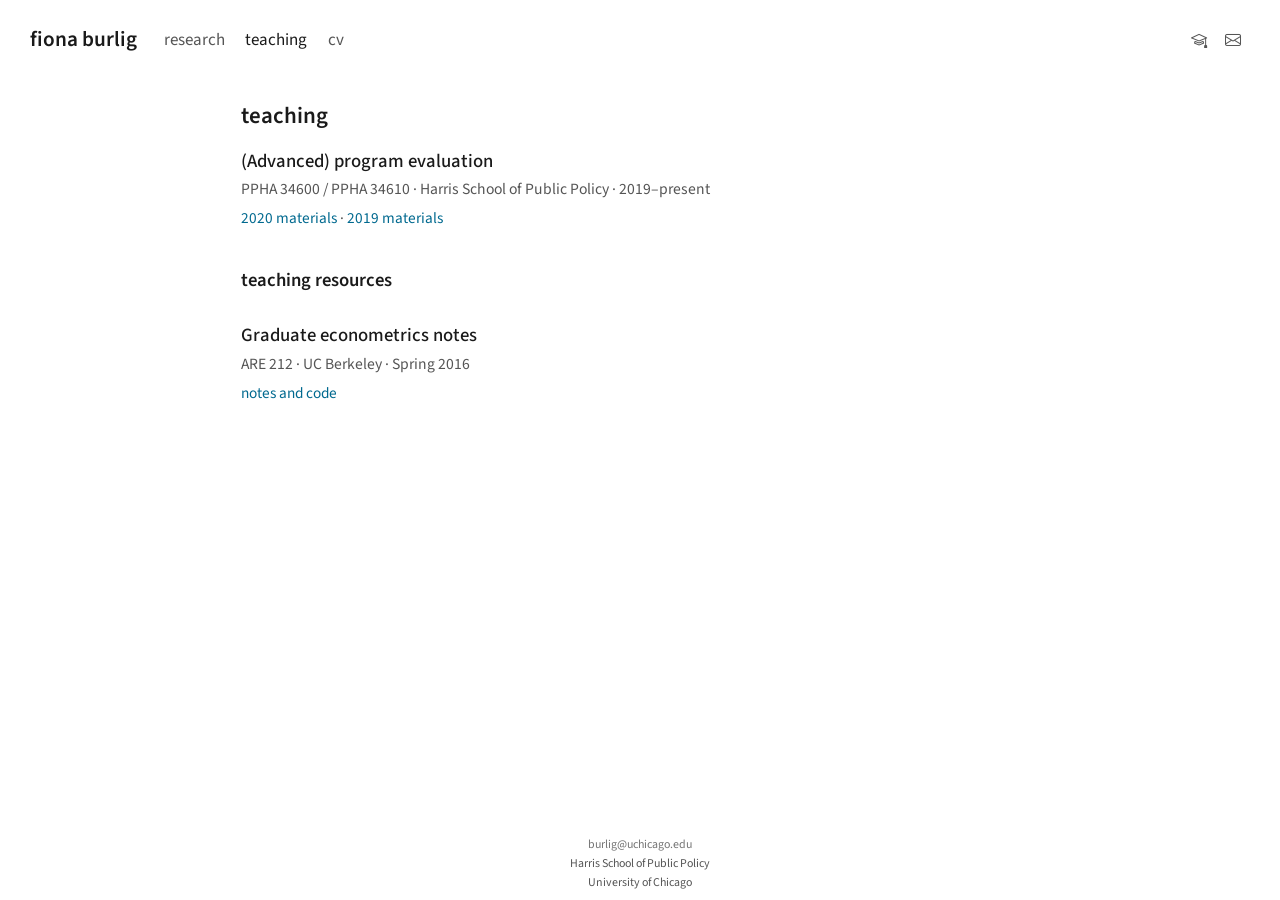
<file: teaching.html>
<!DOCTYPE html>
<html xmlns="http://www.w3.org/1999/xhtml" lang="en" xml:lang="en"><head>

<meta charset="utf-8">
<meta name="generator" content="quarto-1.11.9">

<meta name="viewport" content="width=device-width, initial-scale=1.0, user-scalable=yes">


<title>teaching – fiona burlig</title>
<style>
/* Default styles provided by pandoc.
** See https://pandoc.org/MANUAL.html#variables-for-html for config info.
*/
span.smallcaps{font-variant: small-caps;}
div.columns{display: flex; gap: 1.5em;}
div.column{flex: auto;}
@media screen {
div.columns{gap: min(4vw, 1.5em);}
div.column{overflow-x: auto;}
}
div.hanging-indent{margin-left: 1.5em; text-indent: -1.5em;}
ul.task-list{list-style: none;}
ul.task-list li input[type="checkbox"] {
  width: 0.8em;
  margin: 0 0.8em 0.2em -1em; /* quarto-specific, see https://github.com/quarto-dev/quarto-cli/issues/4556 */ 
  vertical-align: middle;
}
</style>


<script src="site_libs/quarto-nav/quarto-nav.js"></script>
<script src="site_libs/quarto-nav/headroom.min.js"></script>
<link href="./favicon.png" rel="icon" type="image/png">
<script src="site_libs/clipboard/clipboard.min.js"></script>
<script src="site_libs/quarto-html/quarto.js" type="module"></script>
<script src="site_libs/quarto-html/tabsets/tabsets.js" type="module"></script>
<script src="site_libs/quarto-html/scrollable-regions/scrollable-regions.js" type="module"></script>
<script src="site_libs/quarto-html/popper.min.js"></script>
<script src="site_libs/quarto-html/tippy.umd.min.js"></script>
<link href="site_libs/quarto-html/tippy.css" rel="stylesheet">
<link href="site_libs/quarto-html/quarto-syntax-highlighting-63b5708e65d6cd79cd7618c58d0c21e7.css" rel="stylesheet" id="quarto-text-highlighting-styles">
<script src="site_libs/bootstrap/bootstrap.min.js"></script>
<link href="site_libs/bootstrap/bootstrap-icons.css" rel="stylesheet">
<link href="site_libs/bootstrap/bootstrap-f35a81a4717690815b2013502477d714.min.css" rel="stylesheet" append-hash="true" id="quarto-bootstrap" data-mode="light">
<script id="quarto-search-options" type="application/json">{
  "language": {
    "search-no-results-text": "No results",
    "search-matching-documents-text": "matching documents",
    "search-copy-link-title": "Copy link to search",
    "search-hide-matches-text": "Hide additional matches",
    "search-more-match-text": "more match in this document",
    "search-more-matches-text": "more matches in this document",
    "search-clear-button-title": "Clear",
    "search-text-placeholder": "",
    "search-detached-cancel-button-title": "Cancel",
    "search-submit-button-title": "Submit",
    "search-label": "Search"
  }
}</script>
<meta name="format-detection" content="telephone=no">


<link rel="stylesheet" href="styles.css">
<meta property="og:title" content="teaching – fiona burlig">
<meta property="og:site_name" content="fiona burlig">
</head>

<body class="nav-fixed fullcontent quarto-light"><a id="quarto-skip-link" class="visually-hidden-focusable" href="#quarto-document-content">Skip to main content</a>

<div id="quarto-search-results"></div>
  <header id="quarto-header" class="headroom fixed-top">
    <nav class="navbar navbar-expand-lg " data-bs-theme="dark" aria-label="Site">
      <div class="navbar-container container-fluid">
      <div class="navbar-brand-container mx-auto">
    <a class="navbar-brand" href="./index.html">
    <span class="navbar-title">fiona burlig</span>
    </a>
  </div>
          <button class="navbar-toggler" type="button" data-bs-toggle="collapse" data-bs-target="#navbarCollapse" aria-controls="navbarCollapse" aria-expanded="false" aria-label="Toggle navigation" onclick="if (window.quartoToggleHeadroom) { window.quartoToggleHeadroom(); }">
  <span class="navbar-toggler-icon"></span>
</button>
          <div class="collapse navbar-collapse" id="navbarCollapse">
            <ul class="navbar-nav navbar-nav-scroll me-auto">
  <li class="nav-item">
    <a class="nav-link" href="./research.html"> 
<span class="menu-text">research</span></a>
  </li>  
  <li class="nav-item">
    <a class="nav-link active" href="./teaching.html" aria-current="page"> 
<span class="menu-text">teaching</span></a>
  </li>  
  <li class="nav-item">
    <a class="nav-link" href="./cv.pdf"> 
<span class="menu-text">cv</span></a>
  </li>  
</ul>
            <ul class="navbar-nav navbar-nav-scroll ms-auto">
  <li class="nav-item compact">
    <a class="nav-link" href="https://scholar.google.com/citations?user=73OXPLsAAAAJ"> <i class="bi bi-mortarboard" role="img" aria-label="Google Scholar">
</i> 
<span class="menu-text"></span></a>
  </li>  
  <li class="nav-item compact">
    <a class="nav-link" href="mailto:burlig@uchicago.edu"> <i class="bi bi-envelope" role="img" aria-label="Email">
</i> 
<span class="menu-text"></span></a>
  </li>  
</ul>
          </div> <!-- /navcollapse -->
            <div class="quarto-navbar-tools">
</div>
      </div> <!-- /container-fluid -->
    </nav>
</header>
<!-- content -->
<div id="quarto-content" class="quarto-container page-columns page-rows-contents page-layout-article page-navbar">
<!-- sidebar -->
<!-- margin-sidebar -->
    
<!-- main -->
<main class="content" id="quarto-document-content" tabindex="-1">

<header id="title-block-header" class="quarto-title-block default">
<div class="quarto-title">
<h1 class="title">teaching</h1>
</div>



<div class="quarto-title-meta">

    
  
    
  </div>
  


</header>


<div class="paper">
<span class="ptitle">(Advanced) program evaluation</span><br> <span class="meta">PPHA 34600 / PPHA 34610 · Harris School of Public Policy · 2019–present</span>
<div class="links">
<a href="teaching/ppha34600-2020.html">2020 materials</a> · <a href="teaching/ppha34600-2019.html">2019 materials</a>
</div>
</div>
<section id="teaching-resources" class="level2">
<h2 data-anchor-id="teaching-resources">teaching resources</h2>
<div class="paper">
<span class="ptitle">Graduate econometrics notes</span><br> <span class="meta">ARE 212 · UC Berkeley · Spring 2016</span>
<div class="links">
<a href="teaching/are212.html">notes and code</a>
</div>
</div>


</section>

</main> <!-- /main -->
<script>document.querySelectorAll('a[href$=".pdf"]').forEach(a=>{a.target="_blank";a.rel="noopener"});</script>
<script id="quarto-html-after-body" type="application/javascript">
  window.document.addEventListener("DOMContentLoaded", function (event) {
    const isCodeAnnotation = (el) => {
      for (const clz of el.classList) {
        if (clz.startsWith('code-annotation-')) {                     
          return true;
        }
      }
      return false;
    }
    const onCopySuccess = function(e) {
      // button target
      const button = e.trigger;
      // don't keep focus
      button.blur();
      // flash "checked"
      button.classList.add('code-copy-button-checked');
      var currentTitle = button.getAttribute("title");
      button.setAttribute("title", "Copied!");
      let tooltip;
      if (window.bootstrap) {
        button.setAttribute("data-bs-toggle", "tooltip");
        button.setAttribute("data-bs-placement", "left");
        button.setAttribute("data-bs-title", "Copied!");
        tooltip = new bootstrap.Tooltip(button, 
          { trigger: "manual", 
            customClass: "code-copy-button-tooltip",
            offset: [0, -8]});
        tooltip.show();    
      }
      setTimeout(function() {
        if (tooltip) {
          tooltip.hide();
          button.removeAttribute("data-bs-title");
          button.removeAttribute("data-bs-toggle");
          button.removeAttribute("data-bs-placement");
        }
        button.setAttribute("title", currentTitle);
        button.classList.remove('code-copy-button-checked');
      }, 1000);
      // clear code selection
      e.clearSelection();
    }
    const getTextToCopy = function(trigger) {
      const outerScaffold = trigger.parentElement.cloneNode(true);
      const codeEl = outerScaffold.querySelector('code');
      for (const childEl of codeEl.children) {
        if (isCodeAnnotation(childEl)) {
          childEl.remove();
        }
      }
      return codeEl.innerText;
    }
    const clipboard = new window.ClipboardJS('.code-copy-button:not([data-in-quarto-modal])', {
      text: getTextToCopy
    });
    clipboard.on('success', onCopySuccess);
    if (window.document.getElementById('quarto-embedded-source-code-modal')) {
      const clipboardModal = new window.ClipboardJS('.code-copy-button[data-in-quarto-modal]', {
        text: getTextToCopy,
        container: window.document.getElementById('quarto-embedded-source-code-modal')
      });
      clipboardModal.on('success', onCopySuccess);
    }
      var localhostRegex = new RegExp(/^(?:http|https):\/\/localhost\:?[0-9]*\//);
      var mailtoRegex = new RegExp(/^mailto:/);
        var filterRegex = new RegExp("https:\/\/fionaburlig\.com");
      var isInternal = (href) => {
          return filterRegex.test(href) || localhostRegex.test(href) || mailtoRegex.test(href);
      }
      // Inspect non-navigation links and adorn them if external
      window.quartoDecorateExternalLinks = function (root) {
     var links = (root || window.document).querySelectorAll('a[href]:not(.nav-link):not(.navbar-brand):not(.toc-action):not(.sidebar-link):not(.sidebar-item-toggle):not(.pagination-link):not(.no-external):not([aria-hidden]):not(.dropdown-item):not(.quarto-navigation-tool):not(.about-link)');
      for (var i=0; i<links.length; i++) {
        const link = links[i];
        if (!isInternal(link.href)) {
          // undo the damage that might have been done by quarto-nav.js in the case of
          // links that we want to consider external
          if (link.dataset.originalHref !== undefined) {
            link.href = link.dataset.originalHref;
          }
          if (!link.classList.contains('no-external-icon')) {
          }
        }
      }
      };
      window.quartoDecorateExternalLinks(window.document);
    // Esc closes the popup (WCAG 1.4.13) and focus leaving both trigger and
    // popup closes it (WCAG 2.4.11); tippy handles neither for interactive popups.
    const hideOnEscAndFocusOut = {
      name: 'hideOnEscAndFocusOut',
      defaultValue: true,
      fn(instance) {
        const dismiss = () => {
          // A show scheduled by the trigger delay would otherwise reopen it
          instance.clearDelayTimeouts();
          instance.hide();
        };
        const onKeyDown = (event) => {
          if (event.key !== 'Escape') {
            return;
          }
          // Keep Esc from also reaching page handlers (e.g. reveal.js overview),
          // except an open reveal.js slide menu, which Esc should close too.
          // The menu handles keys only when its keyboard option is on.
          const menuHandlesEsc = window.Reveal?.getPlugin?.('menu')?.isOpen() &&
            window.Reveal.getConfig().menu?.keyboard !== false;
          if (!menuHandlesEsc) {
            event.stopPropagation();
          }
          if (instance.popper.contains(window.document.activeElement)) {
            // Disabled while refocusing so the focus trigger does not reopen it
            instance.disable();
            instance.reference.focus();
            instance.enable();
          }
          dismiss();
        };
        const onFocusOut = (event) => {
          const target = event.relatedTarget;
          if (target && !instance.reference.contains(target) &&
              !instance.popper.contains(target)) {
            dismiss();
          }
        };
        // On the trigger too: a click trigger (code-annotations: select) has no
        // blur handling. Attached for the instance's lifetime so leaving the
        // trigger also cancels a show still pending on the trigger delay.
        instance.reference.addEventListener('focusout', onFocusOut);
        return {
          onShow() {
            window.document.addEventListener('keydown', onKeyDown, true);
            instance.popper.addEventListener('focusout', onFocusOut);
          },
          onHide() {
            window.document.removeEventListener('keydown', onKeyDown, true);
            instance.popper.removeEventListener('focusout', onFocusOut);
          },
          onDestroy() {
            instance.reference.removeEventListener('focusout', onFocusOut);
          },
        };
      },
    };
    function tippyHover(el, contentFn, onTriggerFn, onUntriggerFn) {
      const config = {
        allowHTML: true,
        maxWidth: 500,
        delay: 100,
        arrow: false,
        appendTo: function(el) {
            return el.parentElement;
        },
        interactive: true,
        interactiveBorder: 10,
        theme: 'quarto',
        placement: 'bottom-start',
        plugins: [hideOnEscAndFocusOut],
      };
      if (contentFn) {
        config.content = contentFn;
      }
      if (onTriggerFn) {
        config.onTrigger = onTriggerFn;
      }
      if (onUntriggerFn) {
        config.onUntrigger = onUntriggerFn;
      }
      window.tippy(el, config); 
    }
    const noterefs = window.document.querySelectorAll('a[role="doc-noteref"]');
    for (var i=0; i<noterefs.length; i++) {
      const ref = noterefs[i];
      tippyHover(ref, function() {
        // use id or data attribute instead here
        let href = ref.getAttribute('data-footnote-href') || ref.getAttribute('href');
        try { href = new URL(href).hash; } catch {}
        const id = href.replace(/^#\/?/, "");
        const note = window.document.getElementById(id);
        if (note) {
          return note.innerHTML;
        } else {
          return "";
        }
      });
    }
    const xrefs = window.document.querySelectorAll('a.quarto-xref');
    const processXRef = (id, note) => {
      // Strip column container classes
      const stripColumnClz = (el) => {
        el.classList.remove("page-full", "page-columns");
        if (el.children) {
          for (const child of el.children) {
            stripColumnClz(child);
          }
        }
      }
      stripColumnClz(note)
      if (id === null || id.startsWith('sec-')) {
        // Special case sections, only their first couple elements
        const container = document.createElement("div");
        if (note.children && note.children.length > 2) {
          container.appendChild(note.children[0].cloneNode(true));
          for (let i = 1; i < note.children.length; i++) {
            const child = note.children[i];
            if (child.tagName === "P" && child.innerText === "") {
              continue;
            } else {
              container.appendChild(child.cloneNode(true));
              break;
            }
          }
          if (window.Quarto?.typesetMath) {
            window.Quarto.typesetMath(container);
          }
          return container.innerHTML
        } else {
          if (window.Quarto?.typesetMath) {
            window.Quarto.typesetMath(note);
          }
          return note.innerHTML;
        }
      } else {
        // Remove any anchor links if they are present
        const anchorLink = note.querySelector('a.anchorjs-link');
        if (anchorLink) {
          anchorLink.remove();
        }
        if (window.Quarto?.typesetMath) {
          window.Quarto.typesetMath(note);
        }
        if (note.classList.contains("callout")) {
          return note.outerHTML;
        } else {
          return note.innerHTML;
        }
      }
    }
    for (var i=0; i<xrefs.length; i++) {
      const xref = xrefs[i];
      tippyHover(xref, undefined, function(instance) {
        instance.disable();
        let url = xref.getAttribute('href');
        let hash = undefined; 
        if (url.startsWith('#')) {
          hash = url;
        } else {
          try { hash = new URL(url).hash; } catch {}
        }
        if (hash) {
          const id = hash.replace(/^#\/?/, "");
          const note = window.document.getElementById(id);
          if (note !== null) {
            try {
              const html = processXRef(id, note.cloneNode(true));
              instance.setContent(html);
            } finally {
              instance.enable();
              instance.show();
            }
          } else {
            // See if we can fetch this
            fetch(url.split('#')[0])
            .then(res => res.text())
            .then(html => {
              const parser = new DOMParser();
              const htmlDoc = parser.parseFromString(html, "text/html");
              const note = htmlDoc.getElementById(id);
              if (note !== null) {
                const html = processXRef(id, note);
                instance.setContent(html);
              } 
            }).finally(() => {
              instance.enable();
              instance.show();
            });
          }
        } else {
          // See if we can fetch a full url (with no hash to target)
          // This is a special case and we should probably do some content thinning / targeting
          fetch(url)
          .then(res => res.text())
          .then(html => {
            const parser = new DOMParser();
            const htmlDoc = parser.parseFromString(html, "text/html");
            const note = htmlDoc.querySelector('main.content');
            if (note !== null) {
              // This should only happen for chapter cross references
              // (since there is no id in the URL)
              // remove the first header
              if (note.children.length > 0 && note.children[0].tagName === "HEADER") {
                note.children[0].remove();
              }
              const html = processXRef(null, note);
              instance.setContent(html);
            } 
          }).finally(() => {
            instance.enable();
            instance.show();
          });
        }
      }, function(instance) {
      });
    }
        let selectedAnnoteEl;
        const selectorForAnnotation = ( cell, annotation) => {
          let cellAttr = 'data-code-cell="' + cell + '"';
          let lineAttr = 'data-code-annotation="' +  annotation + '"';
          const selector = 'span[' + cellAttr + '][' + lineAttr + ']';
          return selector;
        }
        const selectCodeLines = (annoteEl) => {
          const doc = window.document;
          const targetCell = annoteEl.getAttribute("data-target-cell");
          const targetAnnotation = annoteEl.getAttribute("data-target-annotation");
          const annoteSpan = window.document.querySelector(selectorForAnnotation(targetCell, targetAnnotation));
          const lines = annoteSpan.getAttribute("data-code-lines").split(",");
          const lineIds = lines.map((line) => {
            return targetCell + "-" + line;
          })
          // Each band is positioned against its own containing block, which is
          // not the offsetParent of the lines, so place it from client rects.
          const placeBand = (band, firstEl, lastEl, codeBlock) => {
            const container = band.offsetParent;
            if (container === null) {
              return;
            }
            const containerRect = container.getBoundingClientRect();
            // Reveal.js scales slides with a transform, so convert client
            // pixels back to the CSS pixels of the container.
            const scale = containerRect.height / container.offsetHeight || 1;
            const firstRect = firstEl.getBoundingClientRect();
            const lastRect = lastEl.getBoundingClientRect();
            const top = (firstRect.top - containerRect.top) / scale - container.clientTop + container.scrollTop;
            const height = (lastRect.bottom - firstRect.top) / scale;
            band.style.top = top - 2 + "px";
            band.style.height = height + 4 + "px";
            if (codeBlock) {
              // Without the copy button wrapper, the containing block is wider
              // than the code block, so span the code block explicitly.
              const blockRect = codeBlock.getBoundingClientRect();
              band.style.left = (blockRect.left - containerRect.left) / scale - container.clientLeft + container.scrollLeft + "px";
              band.style.width = blockRect.width / scale + "px";
            }
          };
          if (lineIds.length > 0) {
            const el = window.document.getElementById(lineIds[0]);
            const lastEl = window.document.getElementById(lineIds[lineIds.length - 1]);
            const parent = el.parentElement.parentElement;
            // cook up a div (if necessary) and position it
            let div = window.document.getElementById("code-annotation-line-highlight");
            if (div === null) {
              div = window.document.createElement("div");
              div.setAttribute("id", "code-annotation-line-highlight");
              div.style.position = 'absolute';
              parent.appendChild(div);
            }
            placeBand(div, el, lastEl, parent.closest("div.sourceCode") || parent);
            let gutterDiv = window.document.getElementById("code-annotation-line-highlight-gutter");
            if (gutterDiv === null) {
              gutterDiv = window.document.createElement("div");
              gutterDiv.setAttribute("id", "code-annotation-line-highlight-gutter");
              gutterDiv.style.position = 'absolute';
              const codeCell = window.document.getElementById(targetCell);
              const gutter = codeCell.querySelector('.code-annotation-gutter');
              gutter.appendChild(gutterDiv);
            }
            placeBand(gutterDiv, el, lastEl);
            selectedAnnoteEl = annoteEl;
          }
        };
        const unselectCodeLines = () => {
          const elementsIds = ["code-annotation-line-highlight", "code-annotation-line-highlight-gutter"];
          elementsIds.forEach((elId) => {
            const div = window.document.getElementById(elId);
            if (div) {
              div.remove();
            }
          });
          selectedAnnoteEl = undefined;
        };
          // Handle positioning of the toggle
      window.addEventListener(
        "resize",
        throttle(() => {
          elRect = undefined;
          if (selectedAnnoteEl) {
            selectCodeLines(selectedAnnoteEl);
          }
        }, 10)
      );
      function throttle(fn, ms) {
      let throttle = false;
      let timer;
        return (...args) => {
          if(!throttle) { // first call gets through
              fn.apply(this, args);
              throttle = true;
          } else { // all the others get throttled
              if(timer) clearTimeout(timer); // cancel #2
              timer = setTimeout(() => {
                fn.apply(this, args);
                timer = throttle = false;
              }, ms);
          }
        };
      }
        // Attach click handler to the DT
        const annoteDls = window.document.querySelectorAll('dt[data-target-cell]');
        for (const annoteDlNode of annoteDls) {
          annoteDlNode.addEventListener('click', (event) => {
            const clickedEl = event.target;
            if (clickedEl !== selectedAnnoteEl) {
              unselectCodeLines();
              const activeEl = window.document.querySelector('dt[data-target-cell].code-annotation-active');
              if (activeEl) {
                activeEl.classList.remove('code-annotation-active');
              }
              selectCodeLines(clickedEl);
              clickedEl.classList.add('code-annotation-active');
            } else {
              // Unselect the line
              unselectCodeLines();
              clickedEl.classList.remove('code-annotation-active');
            }
          });
        }
    const findCites = (el) => {
      const parentEl = el.parentElement;
      if (parentEl) {
        const cites = parentEl.dataset.cites;
        if (cites) {
          return {
            el,
            cites: cites.split(' ')
          };
        } else {
          return findCites(el.parentElement)
        }
      } else {
        return undefined;
      }
    };
    var bibliorefs = window.document.querySelectorAll('a[role="doc-biblioref"]');
    for (var i=0; i<bibliorefs.length; i++) {
      const ref = bibliorefs[i];
      const citeInfo = findCites(ref);
      if (citeInfo) {
        tippyHover(citeInfo.el, function() {
          var popup = window.document.createElement('div');
          citeInfo.cites.forEach(function(cite) {
            var citeDiv = window.document.createElement('div');
            citeDiv.classList.add('hanging-indent');
            citeDiv.classList.add('csl-entry');
            var biblioDiv = window.document.getElementById('ref-' + cite);
            if (biblioDiv) {
              citeDiv.innerHTML = biblioDiv.innerHTML;
            }
            popup.appendChild(citeDiv);
          });
          return popup.innerHTML;
        });
      }
    }
  });
  </script>
  <script type="application/javascript">
  window.quartoScrollableRegionsLabels = {"code":"Scrollable code","output":"Scrollable output"};
  </script>
</div> <!-- /content -->
<footer class="footer">
  <div class="nav-footer">
    <div class="nav-footer-left">
      &nbsp;
    </div>   
    <div class="nav-footer-center">
<p><a href="mailto:burlig@uchicago.edu">burlig@uchicago.edu</a><br>Harris School of Public Policy<br>University of Chicago</p>
</div>
    <div class="nav-footer-right">
      &nbsp;
    </div>
  </div>
</footer>




</body></html>
</file>
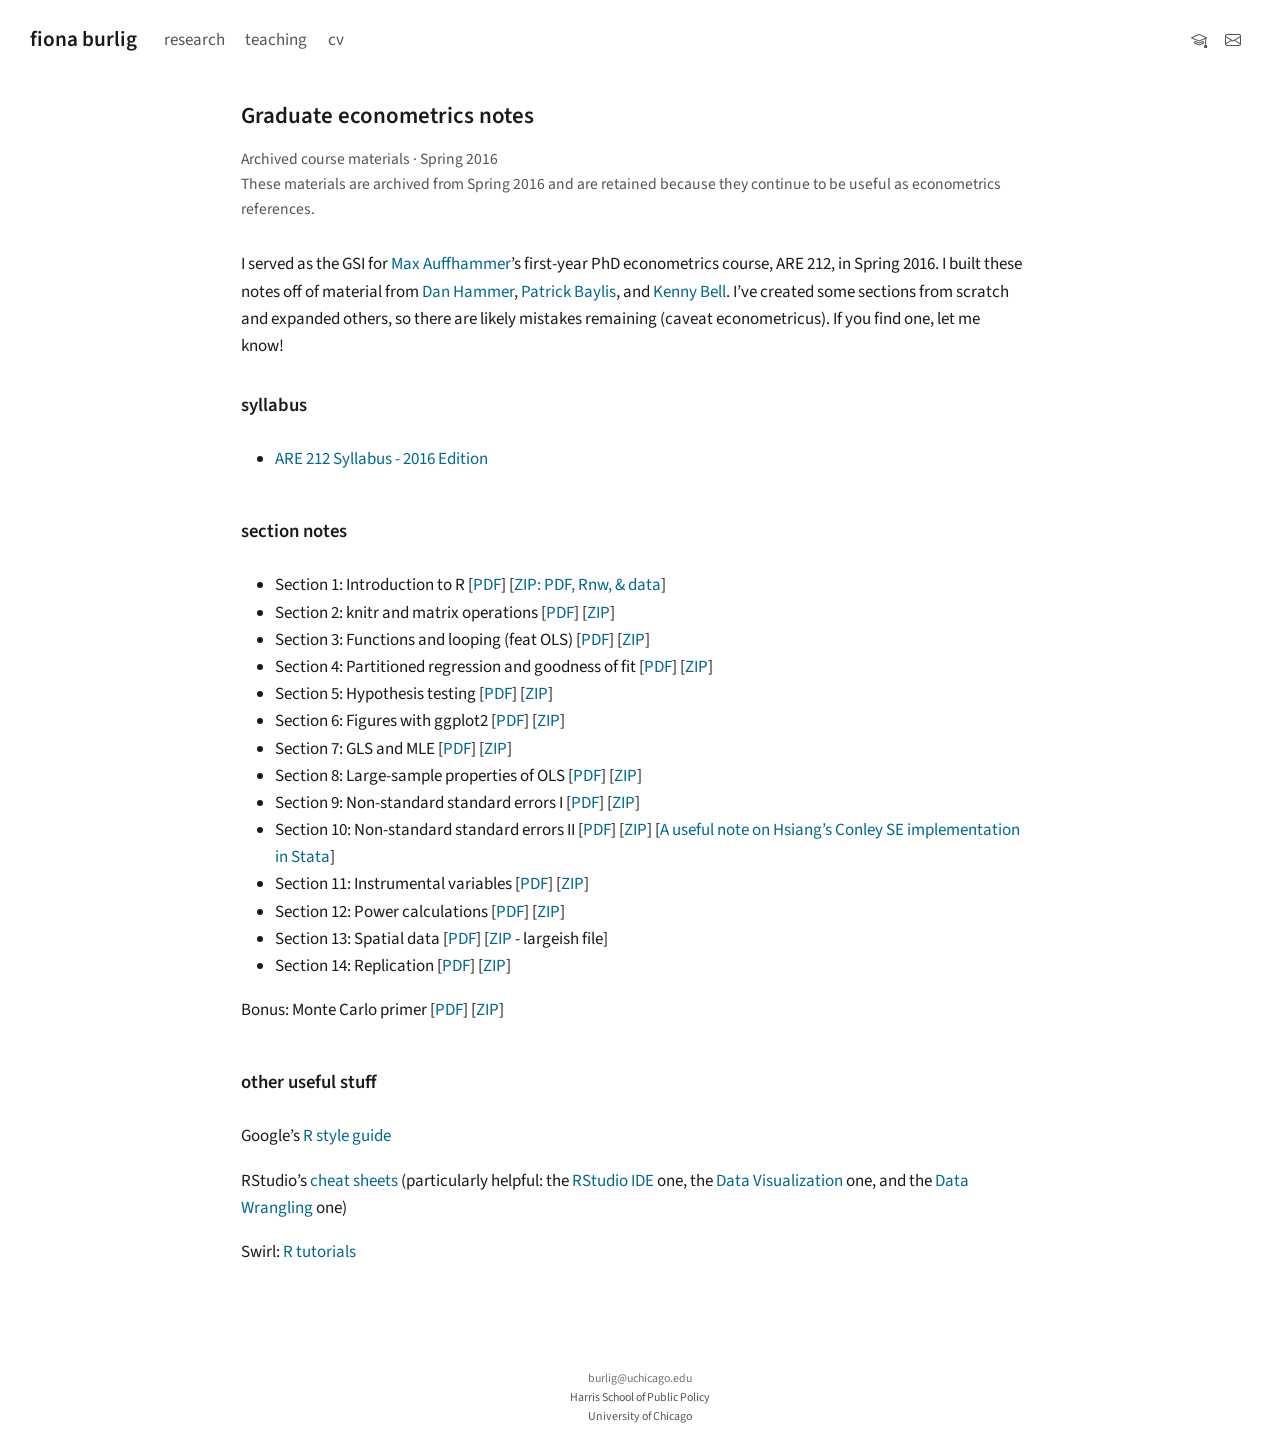
<file: teaching/are212.html>
<!DOCTYPE html>
<html xmlns="http://www.w3.org/1999/xhtml" lang="en" xml:lang="en"><head>

<meta charset="utf-8">
<meta name="generator" content="quarto-1.11.9">

<meta name="viewport" content="width=device-width, initial-scale=1.0, user-scalable=yes">


<title>Graduate econometrics notes – fiona burlig</title>
<style>
/* Default styles provided by pandoc.
** See https://pandoc.org/MANUAL.html#variables-for-html for config info.
*/
span.smallcaps{font-variant: small-caps;}
div.columns{display: flex; gap: 1.5em;}
div.column{flex: auto;}
@media screen {
div.columns{gap: min(4vw, 1.5em);}
div.column{overflow-x: auto;}
}
div.hanging-indent{margin-left: 1.5em; text-indent: -1.5em;}
ul.task-list{list-style: none;}
ul.task-list li input[type="checkbox"] {
  width: 0.8em;
  margin: 0 0.8em 0.2em -1em; /* quarto-specific, see https://github.com/quarto-dev/quarto-cli/issues/4556 */ 
  vertical-align: middle;
}
</style>


<script src="../site_libs/quarto-nav/quarto-nav.js"></script>
<script src="../site_libs/quarto-nav/headroom.min.js"></script>
<link href="../favicon.png" rel="icon" type="image/png">
<script src="../site_libs/clipboard/clipboard.min.js"></script>
<script src="../site_libs/quarto-html/quarto.js" type="module"></script>
<script src="../site_libs/quarto-html/tabsets/tabsets.js" type="module"></script>
<script src="../site_libs/quarto-html/scrollable-regions/scrollable-regions.js" type="module"></script>
<script src="../site_libs/quarto-html/popper.min.js"></script>
<script src="../site_libs/quarto-html/tippy.umd.min.js"></script>
<link href="../site_libs/quarto-html/tippy.css" rel="stylesheet">
<link href="../site_libs/quarto-html/quarto-syntax-highlighting-63b5708e65d6cd79cd7618c58d0c21e7.css" rel="stylesheet" id="quarto-text-highlighting-styles">
<script src="../site_libs/bootstrap/bootstrap.min.js"></script>
<link href="../site_libs/bootstrap/bootstrap-icons.css" rel="stylesheet">
<link href="../site_libs/bootstrap/bootstrap-f35a81a4717690815b2013502477d714.min.css" rel="stylesheet" append-hash="true" id="quarto-bootstrap" data-mode="light">
<script id="quarto-search-options" type="application/json">{
  "language": {
    "search-no-results-text": "No results",
    "search-matching-documents-text": "matching documents",
    "search-copy-link-title": "Copy link to search",
    "search-hide-matches-text": "Hide additional matches",
    "search-more-match-text": "more match in this document",
    "search-more-matches-text": "more matches in this document",
    "search-clear-button-title": "Clear",
    "search-text-placeholder": "",
    "search-detached-cancel-button-title": "Cancel",
    "search-submit-button-title": "Submit",
    "search-label": "Search"
  }
}</script>
<meta name="format-detection" content="telephone=no">


<link rel="stylesheet" href="../styles.css">
<meta property="og:title" content="Graduate econometrics notes – fiona burlig">
<meta property="og:description" content="Fiona Burlig is an assistant professor at the Harris School of Public Policy, University of Chicago, working on energy, environmental, and development economics.">
<meta property="og:site_name" content="fiona burlig">
</head>

<body class="nav-fixed fullcontent quarto-light"><a id="quarto-skip-link" class="visually-hidden-focusable" href="#quarto-document-content">Skip to main content</a>

<div id="quarto-search-results"></div>
  <header id="quarto-header" class="headroom fixed-top">
    <nav class="navbar navbar-expand-lg " data-bs-theme="dark" aria-label="Site">
      <div class="navbar-container container-fluid">
      <div class="navbar-brand-container mx-auto">
    <a class="navbar-brand" href="../index.html">
    <span class="navbar-title">fiona burlig</span>
    </a>
  </div>
          <button class="navbar-toggler" type="button" data-bs-toggle="collapse" data-bs-target="#navbarCollapse" aria-controls="navbarCollapse" aria-expanded="false" aria-label="Toggle navigation" onclick="if (window.quartoToggleHeadroom) { window.quartoToggleHeadroom(); }">
  <span class="navbar-toggler-icon"></span>
</button>
          <div class="collapse navbar-collapse" id="navbarCollapse">
            <ul class="navbar-nav navbar-nav-scroll me-auto">
  <li class="nav-item">
    <a class="nav-link" href="../research.html"> 
<span class="menu-text">research</span></a>
  </li>  
  <li class="nav-item">
    <a class="nav-link" href="../teaching.html"> 
<span class="menu-text">teaching</span></a>
  </li>  
  <li class="nav-item">
    <a class="nav-link" href="../cv.pdf"> 
<span class="menu-text">cv</span></a>
  </li>  
</ul>
            <ul class="navbar-nav navbar-nav-scroll ms-auto">
  <li class="nav-item compact">
    <a class="nav-link" href="https://scholar.google.com/citations?user=73OXPLsAAAAJ"> <i class="bi bi-mortarboard" role="img" aria-label="Google Scholar">
</i> 
<span class="menu-text"></span></a>
  </li>  
  <li class="nav-item compact">
    <a class="nav-link" href="mailto:burlig@uchicago.edu"> <i class="bi bi-envelope" role="img" aria-label="Email">
</i> 
<span class="menu-text"></span></a>
  </li>  
</ul>
          </div> <!-- /navcollapse -->
            <div class="quarto-navbar-tools">
</div>
      </div> <!-- /container-fluid -->
    </nav>
</header>
<!-- content -->
<div id="quarto-content" class="quarto-container page-columns page-rows-contents page-layout-article page-navbar">
<!-- sidebar -->
<!-- margin-sidebar -->
    
<!-- main -->
<main class="content" id="quarto-document-content" tabindex="-1">

<header id="title-block-header" class="quarto-title-block default">
<div class="quarto-title">
<h1 class="title">Graduate econometrics notes</h1>
</div>



<div class="quarto-title-meta">

    
  
    
  </div>
  


</header>


<p class="archive-note">
Archived course materials · Spring 2016<br>These materials are archived from Spring 2016 and are retained because they continue to be useful as econometrics references.
</p>
<p>
I served as the GSI for <a href="http://www.auffhammer.com/">Max Auffhammer</a>’s first-year PhD econometrics course, ARE 212, in Spring 2016. I built these notes off of material from <a href="https://github.com/danhammer/ARE212">Dan Hammer</a>, <a href="https://github.com/pbaylis/ARE212/">Patrick Baylis</a>, and <a href="https://github.com/kendonB/ARE212">Kenny Bell</a>. I’ve created some sections from scratch and expanded others, so there are likely mistakes remaining (caveat econometricus). If you find one, let me know!
</p>
<section id="syllabus" class="level2">
<h2 data-anchor-id="syllabus">syllabus</h2>
<ul>
<li>
<a href="../s/ARE_212_Section_Syllabus.pdf">ARE 212 Syllabus - 2016 Edition</a>
</li>
</ul>
</section>
<section id="section-notes" class="level2">
<h2 data-anchor-id="section-notes">section notes</h2>
<ul>
<li>
Section 1: Introduction to R [<a href="../s/are_212_section_1.pdf">PDF</a>] [<a href="../s/are_212_section_1.zip">ZIP: PDF, Rnw, &amp; data</a>]
</li>
<li>
Section 2: knitr and matrix operations [<a href="../s/ARE_212_Section_2.pdf">PDF</a>] [<a href="../s/Section-2.zip">ZIP</a>]
</li>
<li>
Section 3: Functions and looping (feat OLS) [<a href="../s/ARE_212_Section_3.pdf">PDF</a>] [<a href="../s/ARE_212_Section_3.zip">ZIP</a>]
</li>
<li>
Section 4: Partitioned regression and goodness of fit [<a href="../s/ARE_212_Section_4.pdf">PDF</a>] [<a href="../s/ARE_212_Section_4.zip">ZIP</a>]
</li>
<li>
Section 5: Hypothesis testing [<a href="../s/ARE_212_Section_5.pdf">PDF</a>] [<a href="../s/ARE_212_Section_5.zip">ZIP</a>]
</li>
<li>
Section 6: Figures with ggplot2 [<a href="../s/ARE_212_Section_6.pdf">PDF</a>] [<a href="../s/ARE_212_Section_6.zip">ZIP</a>]
</li>
<li>
Section 7: GLS and MLE [<a href="../s/ARE_212_Section_7.pdf">PDF</a>] [<a href="../s/ARE_212_Section_7.zip">ZIP</a>]
</li>
<li>
Section 8: Large-sample properties of OLS [<a href="../s/ARE_212_Section_8.pdf">PDF</a>] [<a href="../s/ARE_212_Section_8.zip">ZIP</a>]
</li>
<li>
Section 9: Non-standard standard errors I [<a href="../s/ARE_212_Section_9.pdf">PDF</a>] [<a href="../s/ARE_212_Section_9.zip">ZIP</a>]
</li>
<li>
Section 10: Non-standard standard errors II [<a href="../s/ARE_212_Section_10-kxr6.pdf">PDF</a>] [<a href="../s/ARE_212_Section_10-pj69.zip">ZIP</a>] [<a href="https://darinchristensen.com/post/conley-correction/">A useful note on Hsiang’s Conley SE implementation in Stata</a>]
</li>
<li>
Section 11: Instrumental variables [<a href="../s/ARE_212_Section_11.pdf">PDF</a>] [<a href="../s/ARE_212_Section_11-j5dr.zip">ZIP</a>]
</li>
<li>
Section 12: Power calculations [<a href="../s/ARE_212_Section_12.pdf">PDF</a>] [<a href="../s/ARE_212_Section_12.zip">ZIP</a>]
</li>
<li>
Section 13: Spatial data [<a href="../s/ARE_212_Section_13-e5pz.pdf">PDF</a>] [<a href="../s/ARE_212_Section_13.zip">ZIP</a> - largeish file]
</li>
<li>
Section 14: Replication [<a href="../s/ARE_212_Section_14.pdf">PDF</a>] [<a href="../s/ARE_212_Section_14.zip">ZIP</a>]
</li>
</ul>
<p>
Bonus: Monte Carlo primer [<a href="../s/ARE_212_monte_carlo_primer.pdf">PDF</a>] [<a href="../s/ARE_212_MC_Primer.zip">ZIP</a>]
</p>
</section>
<section id="other-useful-stuff" class="level2">
<h2 data-anchor-id="other-useful-stuff">other useful stuff</h2>
<p>
Google’s <a href="https://google.github.io/styleguide/Rguide.xml">R style guide</a>
</p>
<p>
RStudio’s <a href="https://www.rstudio.com/resources/cheatsheets/">cheat sheets</a> (particularly helpful: the <a href="http://www.rstudio.com/wp-content/uploads/2016/01/rstudio-IDE-cheatsheet.pdf">RStudio IDE</a> one, the <a href="http://www.rstudio.com/wp-content/uploads/2015/12/ggplot2-cheatsheet-2.0.pdf">Data Visualization</a> one, and the <a href="http://www.rstudio.com/wp-content/uploads/2015/02/data-wrangling-cheatsheet.pdf">Data Wrangling</a> one)
</p>
<p>
Swirl: <a href="http://swirlstats.com/">R tutorials</a>
</p>


</section>

</main> <!-- /main -->
<script>document.querySelectorAll('a[href$=".pdf"]').forEach(a=>{a.target="_blank";a.rel="noopener"});</script>
<script id="quarto-html-after-body" type="application/javascript">
  window.document.addEventListener("DOMContentLoaded", function (event) {
    const isCodeAnnotation = (el) => {
      for (const clz of el.classList) {
        if (clz.startsWith('code-annotation-')) {                     
          return true;
        }
      }
      return false;
    }
    const onCopySuccess = function(e) {
      // button target
      const button = e.trigger;
      // don't keep focus
      button.blur();
      // flash "checked"
      button.classList.add('code-copy-button-checked');
      var currentTitle = button.getAttribute("title");
      button.setAttribute("title", "Copied!");
      let tooltip;
      if (window.bootstrap) {
        button.setAttribute("data-bs-toggle", "tooltip");
        button.setAttribute("data-bs-placement", "left");
        button.setAttribute("data-bs-title", "Copied!");
        tooltip = new bootstrap.Tooltip(button, 
          { trigger: "manual", 
            customClass: "code-copy-button-tooltip",
            offset: [0, -8]});
        tooltip.show();    
      }
      setTimeout(function() {
        if (tooltip) {
          tooltip.hide();
          button.removeAttribute("data-bs-title");
          button.removeAttribute("data-bs-toggle");
          button.removeAttribute("data-bs-placement");
        }
        button.setAttribute("title", currentTitle);
        button.classList.remove('code-copy-button-checked');
      }, 1000);
      // clear code selection
      e.clearSelection();
    }
    const getTextToCopy = function(trigger) {
      const outerScaffold = trigger.parentElement.cloneNode(true);
      const codeEl = outerScaffold.querySelector('code');
      for (const childEl of codeEl.children) {
        if (isCodeAnnotation(childEl)) {
          childEl.remove();
        }
      }
      return codeEl.innerText;
    }
    const clipboard = new window.ClipboardJS('.code-copy-button:not([data-in-quarto-modal])', {
      text: getTextToCopy
    });
    clipboard.on('success', onCopySuccess);
    if (window.document.getElementById('quarto-embedded-source-code-modal')) {
      const clipboardModal = new window.ClipboardJS('.code-copy-button[data-in-quarto-modal]', {
        text: getTextToCopy,
        container: window.document.getElementById('quarto-embedded-source-code-modal')
      });
      clipboardModal.on('success', onCopySuccess);
    }
      var localhostRegex = new RegExp(/^(?:http|https):\/\/localhost\:?[0-9]*\//);
      var mailtoRegex = new RegExp(/^mailto:/);
        var filterRegex = new RegExp("https:\/\/fionaburlig\.com");
      var isInternal = (href) => {
          return filterRegex.test(href) || localhostRegex.test(href) || mailtoRegex.test(href);
      }
      // Inspect non-navigation links and adorn them if external
      window.quartoDecorateExternalLinks = function (root) {
     var links = (root || window.document).querySelectorAll('a[href]:not(.nav-link):not(.navbar-brand):not(.toc-action):not(.sidebar-link):not(.sidebar-item-toggle):not(.pagination-link):not(.no-external):not([aria-hidden]):not(.dropdown-item):not(.quarto-navigation-tool):not(.about-link)');
      for (var i=0; i<links.length; i++) {
        const link = links[i];
        if (!isInternal(link.href)) {
          // undo the damage that might have been done by quarto-nav.js in the case of
          // links that we want to consider external
          if (link.dataset.originalHref !== undefined) {
            link.href = link.dataset.originalHref;
          }
          if (!link.classList.contains('no-external-icon')) {
          }
        }
      }
      };
      window.quartoDecorateExternalLinks(window.document);
    // Esc closes the popup (WCAG 1.4.13) and focus leaving both trigger and
    // popup closes it (WCAG 2.4.11); tippy handles neither for interactive popups.
    const hideOnEscAndFocusOut = {
      name: 'hideOnEscAndFocusOut',
      defaultValue: true,
      fn(instance) {
        const dismiss = () => {
          // A show scheduled by the trigger delay would otherwise reopen it
          instance.clearDelayTimeouts();
          instance.hide();
        };
        const onKeyDown = (event) => {
          if (event.key !== 'Escape') {
            return;
          }
          // Keep Esc from also reaching page handlers (e.g. reveal.js overview),
          // except an open reveal.js slide menu, which Esc should close too.
          // The menu handles keys only when its keyboard option is on.
          const menuHandlesEsc = window.Reveal?.getPlugin?.('menu')?.isOpen() &&
            window.Reveal.getConfig().menu?.keyboard !== false;
          if (!menuHandlesEsc) {
            event.stopPropagation();
          }
          if (instance.popper.contains(window.document.activeElement)) {
            // Disabled while refocusing so the focus trigger does not reopen it
            instance.disable();
            instance.reference.focus();
            instance.enable();
          }
          dismiss();
        };
        const onFocusOut = (event) => {
          const target = event.relatedTarget;
          if (target && !instance.reference.contains(target) &&
              !instance.popper.contains(target)) {
            dismiss();
          }
        };
        // On the trigger too: a click trigger (code-annotations: select) has no
        // blur handling. Attached for the instance's lifetime so leaving the
        // trigger also cancels a show still pending on the trigger delay.
        instance.reference.addEventListener('focusout', onFocusOut);
        return {
          onShow() {
            window.document.addEventListener('keydown', onKeyDown, true);
            instance.popper.addEventListener('focusout', onFocusOut);
          },
          onHide() {
            window.document.removeEventListener('keydown', onKeyDown, true);
            instance.popper.removeEventListener('focusout', onFocusOut);
          },
          onDestroy() {
            instance.reference.removeEventListener('focusout', onFocusOut);
          },
        };
      },
    };
    function tippyHover(el, contentFn, onTriggerFn, onUntriggerFn) {
      const config = {
        allowHTML: true,
        maxWidth: 500,
        delay: 100,
        arrow: false,
        appendTo: function(el) {
            return el.parentElement;
        },
        interactive: true,
        interactiveBorder: 10,
        theme: 'quarto',
        placement: 'bottom-start',
        plugins: [hideOnEscAndFocusOut],
      };
      if (contentFn) {
        config.content = contentFn;
      }
      if (onTriggerFn) {
        config.onTrigger = onTriggerFn;
      }
      if (onUntriggerFn) {
        config.onUntrigger = onUntriggerFn;
      }
      window.tippy(el, config); 
    }
    const noterefs = window.document.querySelectorAll('a[role="doc-noteref"]');
    for (var i=0; i<noterefs.length; i++) {
      const ref = noterefs[i];
      tippyHover(ref, function() {
        // use id or data attribute instead here
        let href = ref.getAttribute('data-footnote-href') || ref.getAttribute('href');
        try { href = new URL(href).hash; } catch {}
        const id = href.replace(/^#\/?/, "");
        const note = window.document.getElementById(id);
        if (note) {
          return note.innerHTML;
        } else {
          return "";
        }
      });
    }
    const xrefs = window.document.querySelectorAll('a.quarto-xref');
    const processXRef = (id, note) => {
      // Strip column container classes
      const stripColumnClz = (el) => {
        el.classList.remove("page-full", "page-columns");
        if (el.children) {
          for (const child of el.children) {
            stripColumnClz(child);
          }
        }
      }
      stripColumnClz(note)
      if (id === null || id.startsWith('sec-')) {
        // Special case sections, only their first couple elements
        const container = document.createElement("div");
        if (note.children && note.children.length > 2) {
          container.appendChild(note.children[0].cloneNode(true));
          for (let i = 1; i < note.children.length; i++) {
            const child = note.children[i];
            if (child.tagName === "P" && child.innerText === "") {
              continue;
            } else {
              container.appendChild(child.cloneNode(true));
              break;
            }
          }
          if (window.Quarto?.typesetMath) {
            window.Quarto.typesetMath(container);
          }
          return container.innerHTML
        } else {
          if (window.Quarto?.typesetMath) {
            window.Quarto.typesetMath(note);
          }
          return note.innerHTML;
        }
      } else {
        // Remove any anchor links if they are present
        const anchorLink = note.querySelector('a.anchorjs-link');
        if (anchorLink) {
          anchorLink.remove();
        }
        if (window.Quarto?.typesetMath) {
          window.Quarto.typesetMath(note);
        }
        if (note.classList.contains("callout")) {
          return note.outerHTML;
        } else {
          return note.innerHTML;
        }
      }
    }
    for (var i=0; i<xrefs.length; i++) {
      const xref = xrefs[i];
      tippyHover(xref, undefined, function(instance) {
        instance.disable();
        let url = xref.getAttribute('href');
        let hash = undefined; 
        if (url.startsWith('#')) {
          hash = url;
        } else {
          try { hash = new URL(url).hash; } catch {}
        }
        if (hash) {
          const id = hash.replace(/^#\/?/, "");
          const note = window.document.getElementById(id);
          if (note !== null) {
            try {
              const html = processXRef(id, note.cloneNode(true));
              instance.setContent(html);
            } finally {
              instance.enable();
              instance.show();
            }
          } else {
            // See if we can fetch this
            fetch(url.split('#')[0])
            .then(res => res.text())
            .then(html => {
              const parser = new DOMParser();
              const htmlDoc = parser.parseFromString(html, "text/html");
              const note = htmlDoc.getElementById(id);
              if (note !== null) {
                const html = processXRef(id, note);
                instance.setContent(html);
              } 
            }).finally(() => {
              instance.enable();
              instance.show();
            });
          }
        } else {
          // See if we can fetch a full url (with no hash to target)
          // This is a special case and we should probably do some content thinning / targeting
          fetch(url)
          .then(res => res.text())
          .then(html => {
            const parser = new DOMParser();
            const htmlDoc = parser.parseFromString(html, "text/html");
            const note = htmlDoc.querySelector('main.content');
            if (note !== null) {
              // This should only happen for chapter cross references
              // (since there is no id in the URL)
              // remove the first header
              if (note.children.length > 0 && note.children[0].tagName === "HEADER") {
                note.children[0].remove();
              }
              const html = processXRef(null, note);
              instance.setContent(html);
            } 
          }).finally(() => {
            instance.enable();
            instance.show();
          });
        }
      }, function(instance) {
      });
    }
        let selectedAnnoteEl;
        const selectorForAnnotation = ( cell, annotation) => {
          let cellAttr = 'data-code-cell="' + cell + '"';
          let lineAttr = 'data-code-annotation="' +  annotation + '"';
          const selector = 'span[' + cellAttr + '][' + lineAttr + ']';
          return selector;
        }
        const selectCodeLines = (annoteEl) => {
          const doc = window.document;
          const targetCell = annoteEl.getAttribute("data-target-cell");
          const targetAnnotation = annoteEl.getAttribute("data-target-annotation");
          const annoteSpan = window.document.querySelector(selectorForAnnotation(targetCell, targetAnnotation));
          const lines = annoteSpan.getAttribute("data-code-lines").split(",");
          const lineIds = lines.map((line) => {
            return targetCell + "-" + line;
          })
          // Each band is positioned against its own containing block, which is
          // not the offsetParent of the lines, so place it from client rects.
          const placeBand = (band, firstEl, lastEl, codeBlock) => {
            const container = band.offsetParent;
            if (container === null) {
              return;
            }
            const containerRect = container.getBoundingClientRect();
            // Reveal.js scales slides with a transform, so convert client
            // pixels back to the CSS pixels of the container.
            const scale = containerRect.height / container.offsetHeight || 1;
            const firstRect = firstEl.getBoundingClientRect();
            const lastRect = lastEl.getBoundingClientRect();
            const top = (firstRect.top - containerRect.top) / scale - container.clientTop + container.scrollTop;
            const height = (lastRect.bottom - firstRect.top) / scale;
            band.style.top = top - 2 + "px";
            band.style.height = height + 4 + "px";
            if (codeBlock) {
              // Without the copy button wrapper, the containing block is wider
              // than the code block, so span the code block explicitly.
              const blockRect = codeBlock.getBoundingClientRect();
              band.style.left = (blockRect.left - containerRect.left) / scale - container.clientLeft + container.scrollLeft + "px";
              band.style.width = blockRect.width / scale + "px";
            }
          };
          if (lineIds.length > 0) {
            const el = window.document.getElementById(lineIds[0]);
            const lastEl = window.document.getElementById(lineIds[lineIds.length - 1]);
            const parent = el.parentElement.parentElement;
            // cook up a div (if necessary) and position it
            let div = window.document.getElementById("code-annotation-line-highlight");
            if (div === null) {
              div = window.document.createElement("div");
              div.setAttribute("id", "code-annotation-line-highlight");
              div.style.position = 'absolute';
              parent.appendChild(div);
            }
            placeBand(div, el, lastEl, parent.closest("div.sourceCode") || parent);
            let gutterDiv = window.document.getElementById("code-annotation-line-highlight-gutter");
            if (gutterDiv === null) {
              gutterDiv = window.document.createElement("div");
              gutterDiv.setAttribute("id", "code-annotation-line-highlight-gutter");
              gutterDiv.style.position = 'absolute';
              const codeCell = window.document.getElementById(targetCell);
              const gutter = codeCell.querySelector('.code-annotation-gutter');
              gutter.appendChild(gutterDiv);
            }
            placeBand(gutterDiv, el, lastEl);
            selectedAnnoteEl = annoteEl;
          }
        };
        const unselectCodeLines = () => {
          const elementsIds = ["code-annotation-line-highlight", "code-annotation-line-highlight-gutter"];
          elementsIds.forEach((elId) => {
            const div = window.document.getElementById(elId);
            if (div) {
              div.remove();
            }
          });
          selectedAnnoteEl = undefined;
        };
          // Handle positioning of the toggle
      window.addEventListener(
        "resize",
        throttle(() => {
          elRect = undefined;
          if (selectedAnnoteEl) {
            selectCodeLines(selectedAnnoteEl);
          }
        }, 10)
      );
      function throttle(fn, ms) {
      let throttle = false;
      let timer;
        return (...args) => {
          if(!throttle) { // first call gets through
              fn.apply(this, args);
              throttle = true;
          } else { // all the others get throttled
              if(timer) clearTimeout(timer); // cancel #2
              timer = setTimeout(() => {
                fn.apply(this, args);
                timer = throttle = false;
              }, ms);
          }
        };
      }
        // Attach click handler to the DT
        const annoteDls = window.document.querySelectorAll('dt[data-target-cell]');
        for (const annoteDlNode of annoteDls) {
          annoteDlNode.addEventListener('click', (event) => {
            const clickedEl = event.target;
            if (clickedEl !== selectedAnnoteEl) {
              unselectCodeLines();
              const activeEl = window.document.querySelector('dt[data-target-cell].code-annotation-active');
              if (activeEl) {
                activeEl.classList.remove('code-annotation-active');
              }
              selectCodeLines(clickedEl);
              clickedEl.classList.add('code-annotation-active');
            } else {
              // Unselect the line
              unselectCodeLines();
              clickedEl.classList.remove('code-annotation-active');
            }
          });
        }
    const findCites = (el) => {
      const parentEl = el.parentElement;
      if (parentEl) {
        const cites = parentEl.dataset.cites;
        if (cites) {
          return {
            el,
            cites: cites.split(' ')
          };
        } else {
          return findCites(el.parentElement)
        }
      } else {
        return undefined;
      }
    };
    var bibliorefs = window.document.querySelectorAll('a[role="doc-biblioref"]');
    for (var i=0; i<bibliorefs.length; i++) {
      const ref = bibliorefs[i];
      const citeInfo = findCites(ref);
      if (citeInfo) {
        tippyHover(citeInfo.el, function() {
          var popup = window.document.createElement('div');
          citeInfo.cites.forEach(function(cite) {
            var citeDiv = window.document.createElement('div');
            citeDiv.classList.add('hanging-indent');
            citeDiv.classList.add('csl-entry');
            var biblioDiv = window.document.getElementById('ref-' + cite);
            if (biblioDiv) {
              citeDiv.innerHTML = biblioDiv.innerHTML;
            }
            popup.appendChild(citeDiv);
          });
          return popup.innerHTML;
        });
      }
    }
  });
  </script>
  <script type="application/javascript">
  window.quartoScrollableRegionsLabels = {"code":"Scrollable code","output":"Scrollable output"};
  </script>
</div> <!-- /content -->
<footer class="footer">
  <div class="nav-footer">
    <div class="nav-footer-left">
      &nbsp;
    </div>   
    <div class="nav-footer-center">
<p><a href="mailto:burlig@uchicago.edu">burlig@uchicago.edu</a><br>Harris School of Public Policy<br>University of Chicago</p>
</div>
    <div class="nav-footer-right">
      &nbsp;
    </div>
  </div>
</footer>




</body></html>
</file>
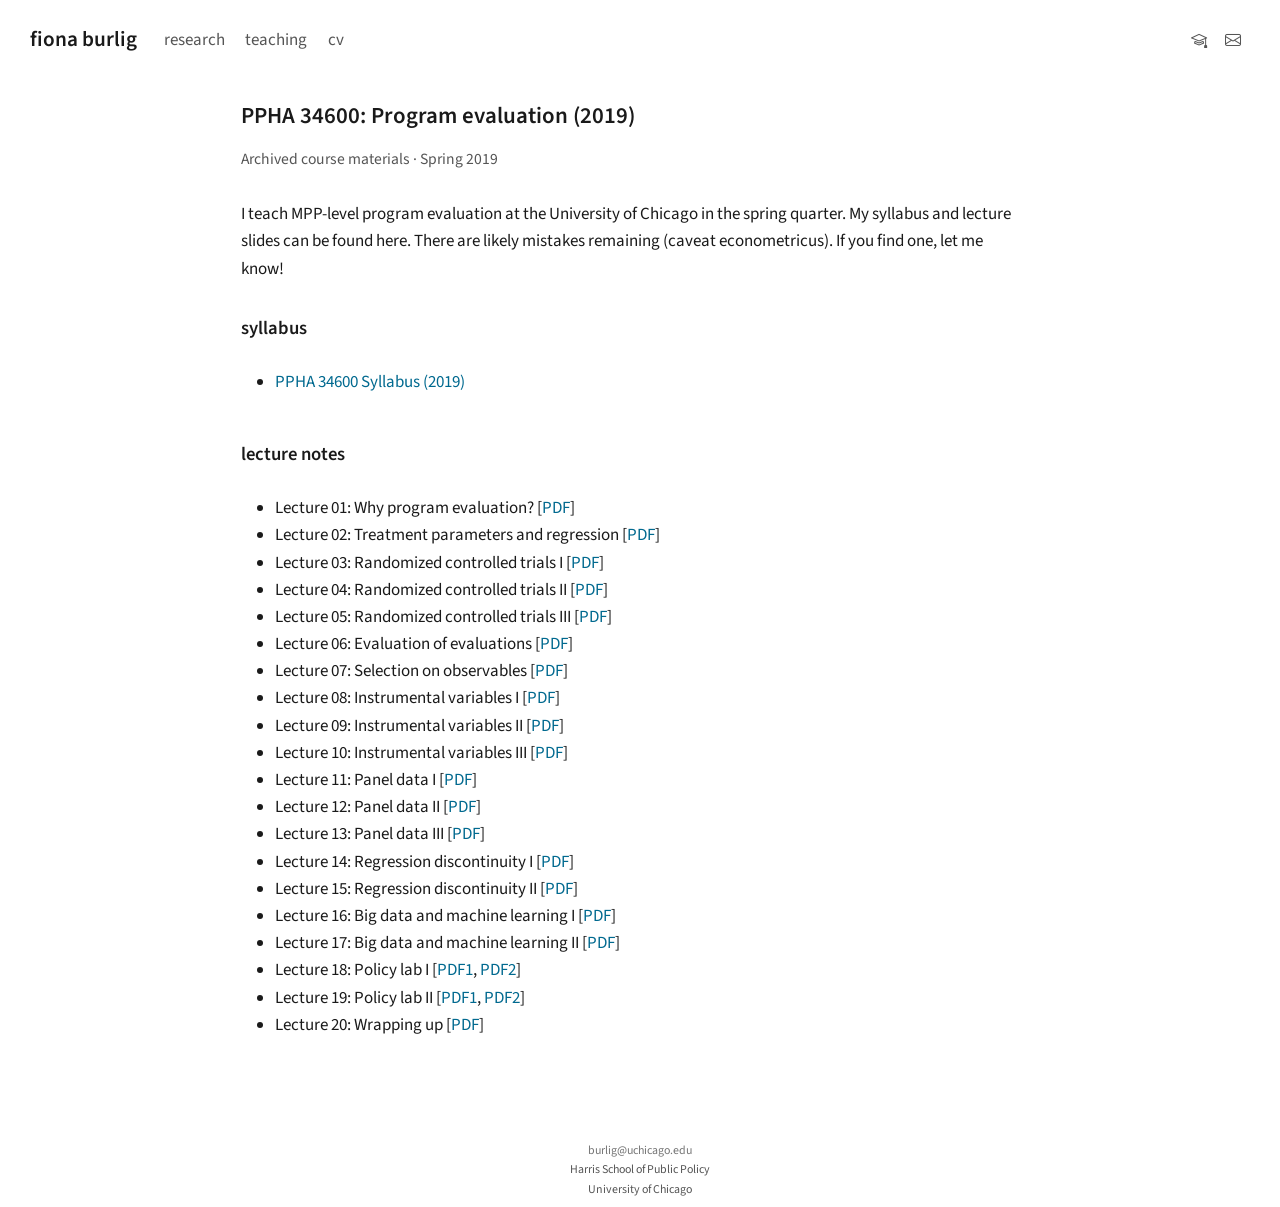
<file: teaching/ppha34600-2019.html>
<!DOCTYPE html>
<html xmlns="http://www.w3.org/1999/xhtml" lang="en" xml:lang="en"><head>

<meta charset="utf-8">
<meta name="generator" content="quarto-1.11.9">

<meta name="viewport" content="width=device-width, initial-scale=1.0, user-scalable=yes">


<title>PPHA 34600: Program evaluation (2019) – fiona burlig</title>
<style>
/* Default styles provided by pandoc.
** See https://pandoc.org/MANUAL.html#variables-for-html for config info.
*/
span.smallcaps{font-variant: small-caps;}
div.columns{display: flex; gap: 1.5em;}
div.column{flex: auto;}
@media screen {
div.columns{gap: min(4vw, 1.5em);}
div.column{overflow-x: auto;}
}
div.hanging-indent{margin-left: 1.5em; text-indent: -1.5em;}
ul.task-list{list-style: none;}
ul.task-list li input[type="checkbox"] {
  width: 0.8em;
  margin: 0 0.8em 0.2em -1em; /* quarto-specific, see https://github.com/quarto-dev/quarto-cli/issues/4556 */ 
  vertical-align: middle;
}
</style>


<script src="../site_libs/quarto-nav/quarto-nav.js"></script>
<script src="../site_libs/quarto-nav/headroom.min.js"></script>
<link href="../favicon.png" rel="icon" type="image/png">
<script src="../site_libs/clipboard/clipboard.min.js"></script>
<script src="../site_libs/quarto-html/quarto.js" type="module"></script>
<script src="../site_libs/quarto-html/tabsets/tabsets.js" type="module"></script>
<script src="../site_libs/quarto-html/scrollable-regions/scrollable-regions.js" type="module"></script>
<script src="../site_libs/quarto-html/popper.min.js"></script>
<script src="../site_libs/quarto-html/tippy.umd.min.js"></script>
<link href="../site_libs/quarto-html/tippy.css" rel="stylesheet">
<link href="../site_libs/quarto-html/quarto-syntax-highlighting-63b5708e65d6cd79cd7618c58d0c21e7.css" rel="stylesheet" id="quarto-text-highlighting-styles">
<script src="../site_libs/bootstrap/bootstrap.min.js"></script>
<link href="../site_libs/bootstrap/bootstrap-icons.css" rel="stylesheet">
<link href="../site_libs/bootstrap/bootstrap-f35a81a4717690815b2013502477d714.min.css" rel="stylesheet" append-hash="true" id="quarto-bootstrap" data-mode="light">
<script id="quarto-search-options" type="application/json">{
  "language": {
    "search-no-results-text": "No results",
    "search-matching-documents-text": "matching documents",
    "search-copy-link-title": "Copy link to search",
    "search-hide-matches-text": "Hide additional matches",
    "search-more-match-text": "more match in this document",
    "search-more-matches-text": "more matches in this document",
    "search-clear-button-title": "Clear",
    "search-text-placeholder": "",
    "search-detached-cancel-button-title": "Cancel",
    "search-submit-button-title": "Submit",
    "search-label": "Search"
  }
}</script>
<meta name="format-detection" content="telephone=no">


<link rel="stylesheet" href="../styles.css">
<meta property="og:title" content="PPHA 34600: Program evaluation (2019) – fiona burlig">
<meta property="og:description" content="Fiona Burlig is an assistant professor at the Harris School of Public Policy, University of Chicago, working on energy, environmental, and development economics.">
<meta property="og:site_name" content="fiona burlig">
</head>

<body class="nav-fixed fullcontent quarto-light"><a id="quarto-skip-link" class="visually-hidden-focusable" href="#quarto-document-content">Skip to main content</a>

<div id="quarto-search-results"></div>
  <header id="quarto-header" class="headroom fixed-top">
    <nav class="navbar navbar-expand-lg " data-bs-theme="dark" aria-label="Site">
      <div class="navbar-container container-fluid">
      <div class="navbar-brand-container mx-auto">
    <a class="navbar-brand" href="../index.html">
    <span class="navbar-title">fiona burlig</span>
    </a>
  </div>
          <button class="navbar-toggler" type="button" data-bs-toggle="collapse" data-bs-target="#navbarCollapse" aria-controls="navbarCollapse" aria-expanded="false" aria-label="Toggle navigation" onclick="if (window.quartoToggleHeadroom) { window.quartoToggleHeadroom(); }">
  <span class="navbar-toggler-icon"></span>
</button>
          <div class="collapse navbar-collapse" id="navbarCollapse">
            <ul class="navbar-nav navbar-nav-scroll me-auto">
  <li class="nav-item">
    <a class="nav-link" href="../research.html"> 
<span class="menu-text">research</span></a>
  </li>  
  <li class="nav-item">
    <a class="nav-link" href="../teaching.html"> 
<span class="menu-text">teaching</span></a>
  </li>  
  <li class="nav-item">
    <a class="nav-link" href="../cv.pdf"> 
<span class="menu-text">cv</span></a>
  </li>  
</ul>
            <ul class="navbar-nav navbar-nav-scroll ms-auto">
  <li class="nav-item compact">
    <a class="nav-link" href="https://scholar.google.com/citations?user=73OXPLsAAAAJ"> <i class="bi bi-mortarboard" role="img" aria-label="Google Scholar">
</i> 
<span class="menu-text"></span></a>
  </li>  
  <li class="nav-item compact">
    <a class="nav-link" href="mailto:burlig@uchicago.edu"> <i class="bi bi-envelope" role="img" aria-label="Email">
</i> 
<span class="menu-text"></span></a>
  </li>  
</ul>
          </div> <!-- /navcollapse -->
            <div class="quarto-navbar-tools">
</div>
      </div> <!-- /container-fluid -->
    </nav>
</header>
<!-- content -->
<div id="quarto-content" class="quarto-container page-columns page-rows-contents page-layout-article page-navbar">
<!-- sidebar -->
<!-- margin-sidebar -->
    
<!-- main -->
<main class="content" id="quarto-document-content" tabindex="-1">

<header id="title-block-header" class="quarto-title-block default">
<div class="quarto-title">
<h1 class="title">PPHA 34600: Program evaluation (2019)</h1>
</div>



<div class="quarto-title-meta">

    
  
    
  </div>
  


</header>


<p class="archive-note">
Archived course materials · Spring 2019
</p>
<p>
I teach MPP-level program evaluation at the University of Chicago in the spring quarter. My syllabus and lecture slides can be found here. There are likely mistakes remaining (caveat econometricus). If you find one, let me know!
</p>
<section id="syllabus" class="level2">
<h2 data-anchor-id="syllabus">syllabus</h2>
<ul>
<li>
<a href="../s/PPHA_34600_Syllabus_Spring19_FINAL.pdf">PPHA 34600 Syllabus (2019)</a>
</li>
</ul>
</section>
<section id="lecture-notes" class="level2">
<h2 data-anchor-id="lecture-notes">lecture notes</h2>
<ul>
<li>
Lecture 01: Why program evaluation? [<a href="../s/PPHA_34600_01.pdf">PDF</a>]
</li>
<li>
Lecture 02: Treatment parameters and regression [<a href="../s/PPHA_34600_02.pdf">PDF</a>]
</li>
<li>
Lecture 03: Randomized controlled trials I [<a href="../s/PPHA_34600_03.pdf">PDF</a>]
</li>
<li>
Lecture 04: Randomized controlled trials II [<a href="../s/PPHA_34600_04.pdf">PDF</a>]
</li>
<li>
Lecture 05: Randomized controlled trials III [<a href="../s/PPHA_34600_05.pdf">PDF</a>]
</li>
<li>
Lecture 06: Evaluation of evaluations [<a href="../s/PPHA_34600_06.pdf">PDF</a>]
</li>
<li>
Lecture 07: Selection on observables [<a href="../s/PPHA_34600_07.pdf">PDF</a>]
</li>
<li>
Lecture 08: Instrumental variables I [<a href="../s/PPHA_34600_08.pdf">PDF</a>]
</li>
<li>
Lecture 09: Instrumental variables II [<a href="../s/PPHA_34600_09.pdf">PDF</a>]
</li>
<li>
Lecture 10: Instrumental variables III [<a href="../s/PPHA_34600_10.pdf">PDF</a>]
</li>
<li>
Lecture 11: Panel data I [<a href="../s/PPHA_34600_11.pdf">PDF</a>]
</li>
<li>
Lecture 12: Panel data II [<a href="../s/PPHA_34600_12.pdf">PDF</a>]
</li>
<li>
Lecture 13: Panel data III [<a href="../s/PPHA_34600_13.pdf">PDF</a>]
</li>
<li>
Lecture 14: Regression discontinuity I [<a href="../s/PPHA_34600_14.pdf">PDF</a>]
</li>
<li>
Lecture 15: Regression discontinuity II [<a href="../s/PPHA_34600_15.pdf">PDF</a>]
</li>
<li>
Lecture 16: Big data and machine learning I [<a href="../s/PPHA_34600_16.pdf">PDF</a>]
</li>
<li>
Lecture 17: Big data and machine learning II [<a href="../s/PPHA_34600_17.pdf">PDF</a>]
</li>
<li>
Lecture 18: Policy lab I [<a href="../s/PPHA_34600_18_1.pdf">PDF1</a>, <a href="../s/PPHA_34600_18_2.pdf">PDF2</a>]
</li>
<li>
Lecture 19: Policy lab II [<a href="../s/PPHA_34600_19_1.pdf">PDF1</a>, <a href="../s/PPHA_34600_19_2.pdf">PDF2</a>]
</li>
<li>
Lecture 20: Wrapping up [<a href="../s/PPHA_34600_20.pdf">PDF</a>]
</li>
</ul>


</section>

</main> <!-- /main -->
<script>document.querySelectorAll('a[href$=".pdf"]').forEach(a=>{a.target="_blank";a.rel="noopener"});</script>
<script id="quarto-html-after-body" type="application/javascript">
  window.document.addEventListener("DOMContentLoaded", function (event) {
    const isCodeAnnotation = (el) => {
      for (const clz of el.classList) {
        if (clz.startsWith('code-annotation-')) {                     
          return true;
        }
      }
      return false;
    }
    const onCopySuccess = function(e) {
      // button target
      const button = e.trigger;
      // don't keep focus
      button.blur();
      // flash "checked"
      button.classList.add('code-copy-button-checked');
      var currentTitle = button.getAttribute("title");
      button.setAttribute("title", "Copied!");
      let tooltip;
      if (window.bootstrap) {
        button.setAttribute("data-bs-toggle", "tooltip");
        button.setAttribute("data-bs-placement", "left");
        button.setAttribute("data-bs-title", "Copied!");
        tooltip = new bootstrap.Tooltip(button, 
          { trigger: "manual", 
            customClass: "code-copy-button-tooltip",
            offset: [0, -8]});
        tooltip.show();    
      }
      setTimeout(function() {
        if (tooltip) {
          tooltip.hide();
          button.removeAttribute("data-bs-title");
          button.removeAttribute("data-bs-toggle");
          button.removeAttribute("data-bs-placement");
        }
        button.setAttribute("title", currentTitle);
        button.classList.remove('code-copy-button-checked');
      }, 1000);
      // clear code selection
      e.clearSelection();
    }
    const getTextToCopy = function(trigger) {
      const outerScaffold = trigger.parentElement.cloneNode(true);
      const codeEl = outerScaffold.querySelector('code');
      for (const childEl of codeEl.children) {
        if (isCodeAnnotation(childEl)) {
          childEl.remove();
        }
      }
      return codeEl.innerText;
    }
    const clipboard = new window.ClipboardJS('.code-copy-button:not([data-in-quarto-modal])', {
      text: getTextToCopy
    });
    clipboard.on('success', onCopySuccess);
    if (window.document.getElementById('quarto-embedded-source-code-modal')) {
      const clipboardModal = new window.ClipboardJS('.code-copy-button[data-in-quarto-modal]', {
        text: getTextToCopy,
        container: window.document.getElementById('quarto-embedded-source-code-modal')
      });
      clipboardModal.on('success', onCopySuccess);
    }
      var localhostRegex = new RegExp(/^(?:http|https):\/\/localhost\:?[0-9]*\//);
      var mailtoRegex = new RegExp(/^mailto:/);
        var filterRegex = new RegExp("https:\/\/fionaburlig\.com");
      var isInternal = (href) => {
          return filterRegex.test(href) || localhostRegex.test(href) || mailtoRegex.test(href);
      }
      // Inspect non-navigation links and adorn them if external
      window.quartoDecorateExternalLinks = function (root) {
     var links = (root || window.document).querySelectorAll('a[href]:not(.nav-link):not(.navbar-brand):not(.toc-action):not(.sidebar-link):not(.sidebar-item-toggle):not(.pagination-link):not(.no-external):not([aria-hidden]):not(.dropdown-item):not(.quarto-navigation-tool):not(.about-link)');
      for (var i=0; i<links.length; i++) {
        const link = links[i];
        if (!isInternal(link.href)) {
          // undo the damage that might have been done by quarto-nav.js in the case of
          // links that we want to consider external
          if (link.dataset.originalHref !== undefined) {
            link.href = link.dataset.originalHref;
          }
          if (!link.classList.contains('no-external-icon')) {
          }
        }
      }
      };
      window.quartoDecorateExternalLinks(window.document);
    // Esc closes the popup (WCAG 1.4.13) and focus leaving both trigger and
    // popup closes it (WCAG 2.4.11); tippy handles neither for interactive popups.
    const hideOnEscAndFocusOut = {
      name: 'hideOnEscAndFocusOut',
      defaultValue: true,
      fn(instance) {
        const dismiss = () => {
          // A show scheduled by the trigger delay would otherwise reopen it
          instance.clearDelayTimeouts();
          instance.hide();
        };
        const onKeyDown = (event) => {
          if (event.key !== 'Escape') {
            return;
          }
          // Keep Esc from also reaching page handlers (e.g. reveal.js overview),
          // except an open reveal.js slide menu, which Esc should close too.
          // The menu handles keys only when its keyboard option is on.
          const menuHandlesEsc = window.Reveal?.getPlugin?.('menu')?.isOpen() &&
            window.Reveal.getConfig().menu?.keyboard !== false;
          if (!menuHandlesEsc) {
            event.stopPropagation();
          }
          if (instance.popper.contains(window.document.activeElement)) {
            // Disabled while refocusing so the focus trigger does not reopen it
            instance.disable();
            instance.reference.focus();
            instance.enable();
          }
          dismiss();
        };
        const onFocusOut = (event) => {
          const target = event.relatedTarget;
          if (target && !instance.reference.contains(target) &&
              !instance.popper.contains(target)) {
            dismiss();
          }
        };
        // On the trigger too: a click trigger (code-annotations: select) has no
        // blur handling. Attached for the instance's lifetime so leaving the
        // trigger also cancels a show still pending on the trigger delay.
        instance.reference.addEventListener('focusout', onFocusOut);
        return {
          onShow() {
            window.document.addEventListener('keydown', onKeyDown, true);
            instance.popper.addEventListener('focusout', onFocusOut);
          },
          onHide() {
            window.document.removeEventListener('keydown', onKeyDown, true);
            instance.popper.removeEventListener('focusout', onFocusOut);
          },
          onDestroy() {
            instance.reference.removeEventListener('focusout', onFocusOut);
          },
        };
      },
    };
    function tippyHover(el, contentFn, onTriggerFn, onUntriggerFn) {
      const config = {
        allowHTML: true,
        maxWidth: 500,
        delay: 100,
        arrow: false,
        appendTo: function(el) {
            return el.parentElement;
        },
        interactive: true,
        interactiveBorder: 10,
        theme: 'quarto',
        placement: 'bottom-start',
        plugins: [hideOnEscAndFocusOut],
      };
      if (contentFn) {
        config.content = contentFn;
      }
      if (onTriggerFn) {
        config.onTrigger = onTriggerFn;
      }
      if (onUntriggerFn) {
        config.onUntrigger = onUntriggerFn;
      }
      window.tippy(el, config); 
    }
    const noterefs = window.document.querySelectorAll('a[role="doc-noteref"]');
    for (var i=0; i<noterefs.length; i++) {
      const ref = noterefs[i];
      tippyHover(ref, function() {
        // use id or data attribute instead here
        let href = ref.getAttribute('data-footnote-href') || ref.getAttribute('href');
        try { href = new URL(href).hash; } catch {}
        const id = href.replace(/^#\/?/, "");
        const note = window.document.getElementById(id);
        if (note) {
          return note.innerHTML;
        } else {
          return "";
        }
      });
    }
    const xrefs = window.document.querySelectorAll('a.quarto-xref');
    const processXRef = (id, note) => {
      // Strip column container classes
      const stripColumnClz = (el) => {
        el.classList.remove("page-full", "page-columns");
        if (el.children) {
          for (const child of el.children) {
            stripColumnClz(child);
          }
        }
      }
      stripColumnClz(note)
      if (id === null || id.startsWith('sec-')) {
        // Special case sections, only their first couple elements
        const container = document.createElement("div");
        if (note.children && note.children.length > 2) {
          container.appendChild(note.children[0].cloneNode(true));
          for (let i = 1; i < note.children.length; i++) {
            const child = note.children[i];
            if (child.tagName === "P" && child.innerText === "") {
              continue;
            } else {
              container.appendChild(child.cloneNode(true));
              break;
            }
          }
          if (window.Quarto?.typesetMath) {
            window.Quarto.typesetMath(container);
          }
          return container.innerHTML
        } else {
          if (window.Quarto?.typesetMath) {
            window.Quarto.typesetMath(note);
          }
          return note.innerHTML;
        }
      } else {
        // Remove any anchor links if they are present
        const anchorLink = note.querySelector('a.anchorjs-link');
        if (anchorLink) {
          anchorLink.remove();
        }
        if (window.Quarto?.typesetMath) {
          window.Quarto.typesetMath(note);
        }
        if (note.classList.contains("callout")) {
          return note.outerHTML;
        } else {
          return note.innerHTML;
        }
      }
    }
    for (var i=0; i<xrefs.length; i++) {
      const xref = xrefs[i];
      tippyHover(xref, undefined, function(instance) {
        instance.disable();
        let url = xref.getAttribute('href');
        let hash = undefined; 
        if (url.startsWith('#')) {
          hash = url;
        } else {
          try { hash = new URL(url).hash; } catch {}
        }
        if (hash) {
          const id = hash.replace(/^#\/?/, "");
          const note = window.document.getElementById(id);
          if (note !== null) {
            try {
              const html = processXRef(id, note.cloneNode(true));
              instance.setContent(html);
            } finally {
              instance.enable();
              instance.show();
            }
          } else {
            // See if we can fetch this
            fetch(url.split('#')[0])
            .then(res => res.text())
            .then(html => {
              const parser = new DOMParser();
              const htmlDoc = parser.parseFromString(html, "text/html");
              const note = htmlDoc.getElementById(id);
              if (note !== null) {
                const html = processXRef(id, note);
                instance.setContent(html);
              } 
            }).finally(() => {
              instance.enable();
              instance.show();
            });
          }
        } else {
          // See if we can fetch a full url (with no hash to target)
          // This is a special case and we should probably do some content thinning / targeting
          fetch(url)
          .then(res => res.text())
          .then(html => {
            const parser = new DOMParser();
            const htmlDoc = parser.parseFromString(html, "text/html");
            const note = htmlDoc.querySelector('main.content');
            if (note !== null) {
              // This should only happen for chapter cross references
              // (since there is no id in the URL)
              // remove the first header
              if (note.children.length > 0 && note.children[0].tagName === "HEADER") {
                note.children[0].remove();
              }
              const html = processXRef(null, note);
              instance.setContent(html);
            } 
          }).finally(() => {
            instance.enable();
            instance.show();
          });
        }
      }, function(instance) {
      });
    }
        let selectedAnnoteEl;
        const selectorForAnnotation = ( cell, annotation) => {
          let cellAttr = 'data-code-cell="' + cell + '"';
          let lineAttr = 'data-code-annotation="' +  annotation + '"';
          const selector = 'span[' + cellAttr + '][' + lineAttr + ']';
          return selector;
        }
        const selectCodeLines = (annoteEl) => {
          const doc = window.document;
          const targetCell = annoteEl.getAttribute("data-target-cell");
          const targetAnnotation = annoteEl.getAttribute("data-target-annotation");
          const annoteSpan = window.document.querySelector(selectorForAnnotation(targetCell, targetAnnotation));
          const lines = annoteSpan.getAttribute("data-code-lines").split(",");
          const lineIds = lines.map((line) => {
            return targetCell + "-" + line;
          })
          // Each band is positioned against its own containing block, which is
          // not the offsetParent of the lines, so place it from client rects.
          const placeBand = (band, firstEl, lastEl, codeBlock) => {
            const container = band.offsetParent;
            if (container === null) {
              return;
            }
            const containerRect = container.getBoundingClientRect();
            // Reveal.js scales slides with a transform, so convert client
            // pixels back to the CSS pixels of the container.
            const scale = containerRect.height / container.offsetHeight || 1;
            const firstRect = firstEl.getBoundingClientRect();
            const lastRect = lastEl.getBoundingClientRect();
            const top = (firstRect.top - containerRect.top) / scale - container.clientTop + container.scrollTop;
            const height = (lastRect.bottom - firstRect.top) / scale;
            band.style.top = top - 2 + "px";
            band.style.height = height + 4 + "px";
            if (codeBlock) {
              // Without the copy button wrapper, the containing block is wider
              // than the code block, so span the code block explicitly.
              const blockRect = codeBlock.getBoundingClientRect();
              band.style.left = (blockRect.left - containerRect.left) / scale - container.clientLeft + container.scrollLeft + "px";
              band.style.width = blockRect.width / scale + "px";
            }
          };
          if (lineIds.length > 0) {
            const el = window.document.getElementById(lineIds[0]);
            const lastEl = window.document.getElementById(lineIds[lineIds.length - 1]);
            const parent = el.parentElement.parentElement;
            // cook up a div (if necessary) and position it
            let div = window.document.getElementById("code-annotation-line-highlight");
            if (div === null) {
              div = window.document.createElement("div");
              div.setAttribute("id", "code-annotation-line-highlight");
              div.style.position = 'absolute';
              parent.appendChild(div);
            }
            placeBand(div, el, lastEl, parent.closest("div.sourceCode") || parent);
            let gutterDiv = window.document.getElementById("code-annotation-line-highlight-gutter");
            if (gutterDiv === null) {
              gutterDiv = window.document.createElement("div");
              gutterDiv.setAttribute("id", "code-annotation-line-highlight-gutter");
              gutterDiv.style.position = 'absolute';
              const codeCell = window.document.getElementById(targetCell);
              const gutter = codeCell.querySelector('.code-annotation-gutter');
              gutter.appendChild(gutterDiv);
            }
            placeBand(gutterDiv, el, lastEl);
            selectedAnnoteEl = annoteEl;
          }
        };
        const unselectCodeLines = () => {
          const elementsIds = ["code-annotation-line-highlight", "code-annotation-line-highlight-gutter"];
          elementsIds.forEach((elId) => {
            const div = window.document.getElementById(elId);
            if (div) {
              div.remove();
            }
          });
          selectedAnnoteEl = undefined;
        };
          // Handle positioning of the toggle
      window.addEventListener(
        "resize",
        throttle(() => {
          elRect = undefined;
          if (selectedAnnoteEl) {
            selectCodeLines(selectedAnnoteEl);
          }
        }, 10)
      );
      function throttle(fn, ms) {
      let throttle = false;
      let timer;
        return (...args) => {
          if(!throttle) { // first call gets through
              fn.apply(this, args);
              throttle = true;
          } else { // all the others get throttled
              if(timer) clearTimeout(timer); // cancel #2
              timer = setTimeout(() => {
                fn.apply(this, args);
                timer = throttle = false;
              }, ms);
          }
        };
      }
        // Attach click handler to the DT
        const annoteDls = window.document.querySelectorAll('dt[data-target-cell]');
        for (const annoteDlNode of annoteDls) {
          annoteDlNode.addEventListener('click', (event) => {
            const clickedEl = event.target;
            if (clickedEl !== selectedAnnoteEl) {
              unselectCodeLines();
              const activeEl = window.document.querySelector('dt[data-target-cell].code-annotation-active');
              if (activeEl) {
                activeEl.classList.remove('code-annotation-active');
              }
              selectCodeLines(clickedEl);
              clickedEl.classList.add('code-annotation-active');
            } else {
              // Unselect the line
              unselectCodeLines();
              clickedEl.classList.remove('code-annotation-active');
            }
          });
        }
    const findCites = (el) => {
      const parentEl = el.parentElement;
      if (parentEl) {
        const cites = parentEl.dataset.cites;
        if (cites) {
          return {
            el,
            cites: cites.split(' ')
          };
        } else {
          return findCites(el.parentElement)
        }
      } else {
        return undefined;
      }
    };
    var bibliorefs = window.document.querySelectorAll('a[role="doc-biblioref"]');
    for (var i=0; i<bibliorefs.length; i++) {
      const ref = bibliorefs[i];
      const citeInfo = findCites(ref);
      if (citeInfo) {
        tippyHover(citeInfo.el, function() {
          var popup = window.document.createElement('div');
          citeInfo.cites.forEach(function(cite) {
            var citeDiv = window.document.createElement('div');
            citeDiv.classList.add('hanging-indent');
            citeDiv.classList.add('csl-entry');
            var biblioDiv = window.document.getElementById('ref-' + cite);
            if (biblioDiv) {
              citeDiv.innerHTML = biblioDiv.innerHTML;
            }
            popup.appendChild(citeDiv);
          });
          return popup.innerHTML;
        });
      }
    }
  });
  </script>
  <script type="application/javascript">
  window.quartoScrollableRegionsLabels = {"code":"Scrollable code","output":"Scrollable output"};
  </script>
</div> <!-- /content -->
<footer class="footer">
  <div class="nav-footer">
    <div class="nav-footer-left">
      &nbsp;
    </div>   
    <div class="nav-footer-center">
<p><a href="mailto:burlig@uchicago.edu">burlig@uchicago.edu</a><br>Harris School of Public Policy<br>University of Chicago</p>
</div>
    <div class="nav-footer-right">
      &nbsp;
    </div>
  </div>
</footer>




</body></html>
</file>
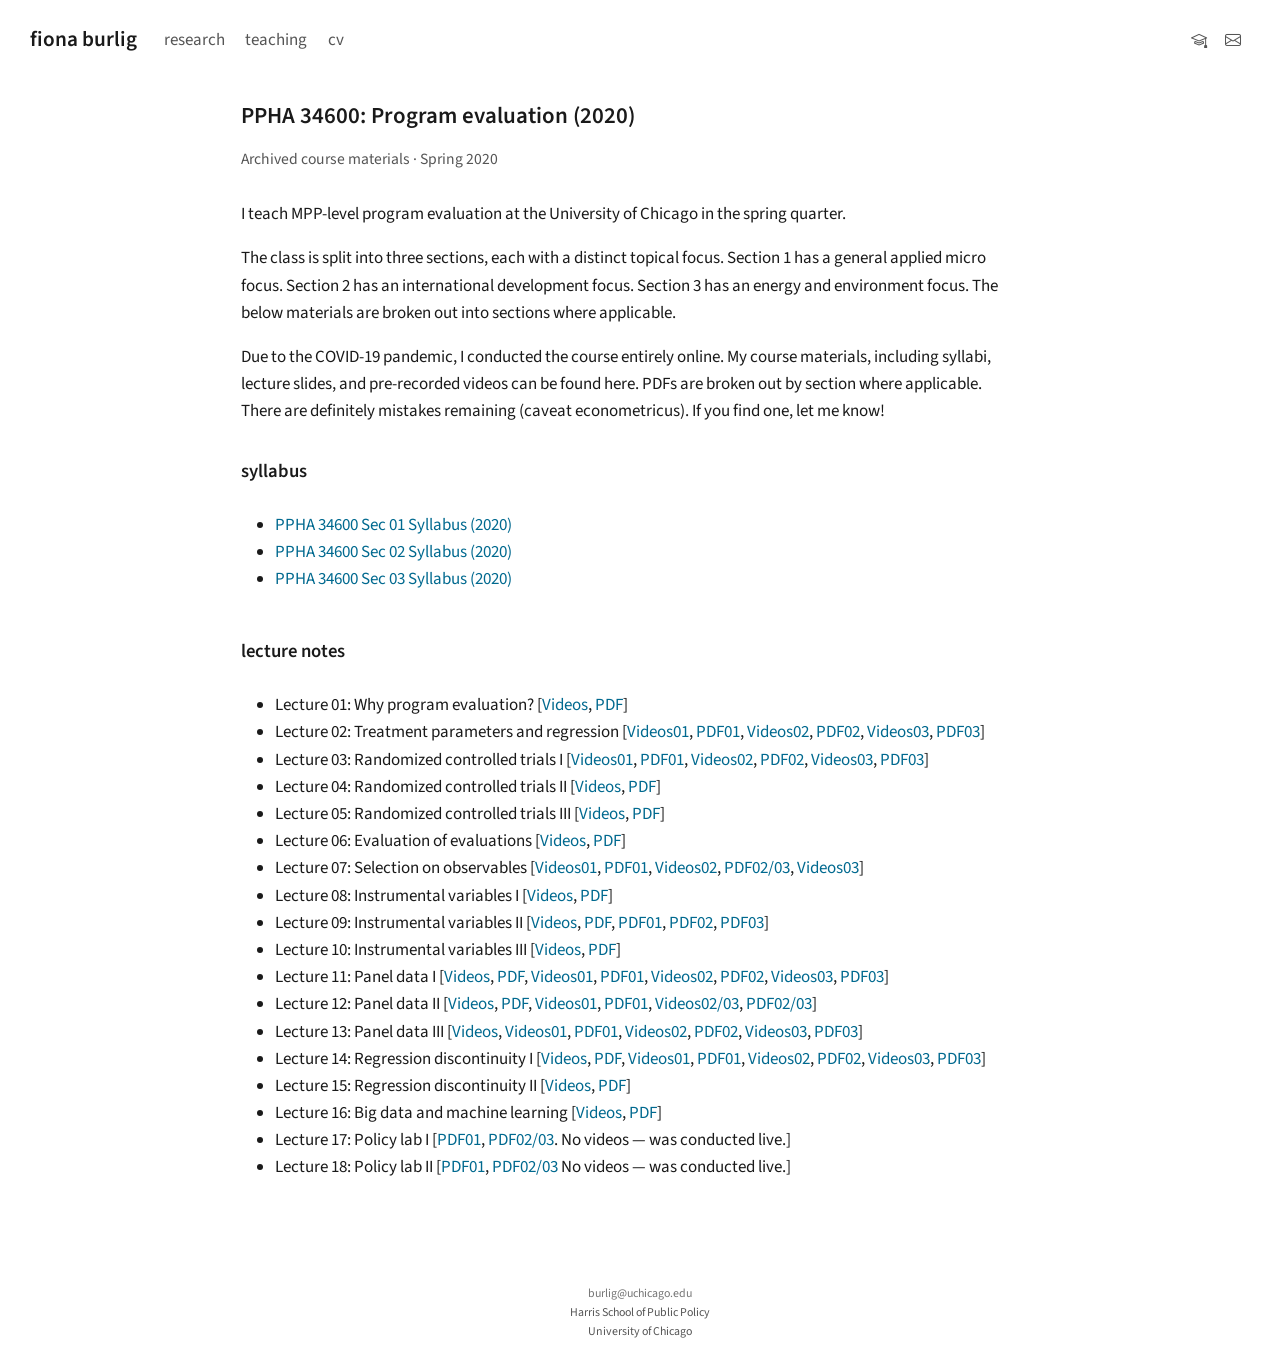
<file: teaching/ppha34600-2020.html>
<!DOCTYPE html>
<html xmlns="http://www.w3.org/1999/xhtml" lang="en" xml:lang="en"><head>

<meta charset="utf-8">
<meta name="generator" content="quarto-1.11.9">

<meta name="viewport" content="width=device-width, initial-scale=1.0, user-scalable=yes">


<title>PPHA 34600: Program evaluation (2020) – fiona burlig</title>
<style>
/* Default styles provided by pandoc.
** See https://pandoc.org/MANUAL.html#variables-for-html for config info.
*/
span.smallcaps{font-variant: small-caps;}
div.columns{display: flex; gap: 1.5em;}
div.column{flex: auto;}
@media screen {
div.columns{gap: min(4vw, 1.5em);}
div.column{overflow-x: auto;}
}
div.hanging-indent{margin-left: 1.5em; text-indent: -1.5em;}
ul.task-list{list-style: none;}
ul.task-list li input[type="checkbox"] {
  width: 0.8em;
  margin: 0 0.8em 0.2em -1em; /* quarto-specific, see https://github.com/quarto-dev/quarto-cli/issues/4556 */ 
  vertical-align: middle;
}
</style>


<script src="../site_libs/quarto-nav/quarto-nav.js"></script>
<script src="../site_libs/quarto-nav/headroom.min.js"></script>
<link href="../favicon.png" rel="icon" type="image/png">
<script src="../site_libs/clipboard/clipboard.min.js"></script>
<script src="../site_libs/quarto-html/quarto.js" type="module"></script>
<script src="../site_libs/quarto-html/tabsets/tabsets.js" type="module"></script>
<script src="../site_libs/quarto-html/scrollable-regions/scrollable-regions.js" type="module"></script>
<script src="../site_libs/quarto-html/popper.min.js"></script>
<script src="../site_libs/quarto-html/tippy.umd.min.js"></script>
<link href="../site_libs/quarto-html/tippy.css" rel="stylesheet">
<link href="../site_libs/quarto-html/quarto-syntax-highlighting-63b5708e65d6cd79cd7618c58d0c21e7.css" rel="stylesheet" id="quarto-text-highlighting-styles">
<script src="../site_libs/bootstrap/bootstrap.min.js"></script>
<link href="../site_libs/bootstrap/bootstrap-icons.css" rel="stylesheet">
<link href="../site_libs/bootstrap/bootstrap-f35a81a4717690815b2013502477d714.min.css" rel="stylesheet" append-hash="true" id="quarto-bootstrap" data-mode="light">
<script id="quarto-search-options" type="application/json">{
  "language": {
    "search-no-results-text": "No results",
    "search-matching-documents-text": "matching documents",
    "search-copy-link-title": "Copy link to search",
    "search-hide-matches-text": "Hide additional matches",
    "search-more-match-text": "more match in this document",
    "search-more-matches-text": "more matches in this document",
    "search-clear-button-title": "Clear",
    "search-text-placeholder": "",
    "search-detached-cancel-button-title": "Cancel",
    "search-submit-button-title": "Submit",
    "search-label": "Search"
  }
}</script>
<meta name="format-detection" content="telephone=no">


<link rel="stylesheet" href="../styles.css">
<meta property="og:title" content="PPHA 34600: Program evaluation (2020) – fiona burlig">
<meta property="og:description" content="Fiona Burlig is an assistant professor at the Harris School of Public Policy, University of Chicago, working on energy, environmental, and development economics.">
<meta property="og:site_name" content="fiona burlig">
</head>

<body class="nav-fixed fullcontent quarto-light"><a id="quarto-skip-link" class="visually-hidden-focusable" href="#quarto-document-content">Skip to main content</a>

<div id="quarto-search-results"></div>
  <header id="quarto-header" class="headroom fixed-top">
    <nav class="navbar navbar-expand-lg " data-bs-theme="dark" aria-label="Site">
      <div class="navbar-container container-fluid">
      <div class="navbar-brand-container mx-auto">
    <a class="navbar-brand" href="../index.html">
    <span class="navbar-title">fiona burlig</span>
    </a>
  </div>
          <button class="navbar-toggler" type="button" data-bs-toggle="collapse" data-bs-target="#navbarCollapse" aria-controls="navbarCollapse" aria-expanded="false" aria-label="Toggle navigation" onclick="if (window.quartoToggleHeadroom) { window.quartoToggleHeadroom(); }">
  <span class="navbar-toggler-icon"></span>
</button>
          <div class="collapse navbar-collapse" id="navbarCollapse">
            <ul class="navbar-nav navbar-nav-scroll me-auto">
  <li class="nav-item">
    <a class="nav-link" href="../research.html"> 
<span class="menu-text">research</span></a>
  </li>  
  <li class="nav-item">
    <a class="nav-link" href="../teaching.html"> 
<span class="menu-text">teaching</span></a>
  </li>  
  <li class="nav-item">
    <a class="nav-link" href="../cv.pdf"> 
<span class="menu-text">cv</span></a>
  </li>  
</ul>
            <ul class="navbar-nav navbar-nav-scroll ms-auto">
  <li class="nav-item compact">
    <a class="nav-link" href="https://scholar.google.com/citations?user=73OXPLsAAAAJ"> <i class="bi bi-mortarboard" role="img" aria-label="Google Scholar">
</i> 
<span class="menu-text"></span></a>
  </li>  
  <li class="nav-item compact">
    <a class="nav-link" href="mailto:burlig@uchicago.edu"> <i class="bi bi-envelope" role="img" aria-label="Email">
</i> 
<span class="menu-text"></span></a>
  </li>  
</ul>
          </div> <!-- /navcollapse -->
            <div class="quarto-navbar-tools">
</div>
      </div> <!-- /container-fluid -->
    </nav>
</header>
<!-- content -->
<div id="quarto-content" class="quarto-container page-columns page-rows-contents page-layout-article page-navbar">
<!-- sidebar -->
<!-- margin-sidebar -->
    
<!-- main -->
<main class="content" id="quarto-document-content" tabindex="-1">

<header id="title-block-header" class="quarto-title-block default">
<div class="quarto-title">
<h1 class="title">PPHA 34600: Program evaluation (2020)</h1>
</div>



<div class="quarto-title-meta">

    
  
    
  </div>
  


</header>


<p class="archive-note">
Archived course materials · Spring 2020
</p>
<p>
I teach MPP-level program evaluation at the University of Chicago in the spring quarter.
</p>
<p>
The class is split into three sections, each with a distinct topical focus. Section 1 has a general applied micro focus. Section 2 has an international development focus. Section 3 has an energy and environment focus. The below materials are broken out into sections where applicable.
</p>
<p>
Due to the COVID-19 pandemic, I conducted the course entirely online. My course materials, including syllabi, lecture slides, and pre-recorded videos can be found here. PDFs are broken out by section where applicable. There are definitely mistakes remaining (caveat econometricus). If you find one, let me know!
</p>
<section id="syllabus" class="level2">
<h2 data-anchor-id="syllabus">syllabus</h2>
<ul>
<li>
<a href="../s/PPHA_34600_01_Syllabus_2020.pdf">PPHA 34600 Sec 01 Syllabus (2020)</a>
</li>
<li>
<a href="../s/PPHA_34600_02_Syllabus_2020.pdf">PPHA 34600 Sec 02 Syllabus (2020)</a>
</li>
<li>
<a href="../s/PPHA_34600_03_Syllabus_2020.pdf">PPHA 34600 Sec 03 Syllabus (2020)</a>
</li>
</ul>
</section>
<section id="lecture-notes" class="level2">
<h2 data-anchor-id="lecture-notes">lecture notes</h2>
<ul>
<li>
Lecture 01: Why program evaluation? [<a href="https://www.youtube.com/playlist?list=PL9ljau1W7C4ZA3X_jjTzOPPl4f1G7A5WK">Videos</a>, <a href="../s/PPHA_34600_01_Record.pdf">PDF</a>]
</li>
<li>
Lecture 02: Treatment parameters and regression [<a href="https://www.youtube.com/playlist?list=PL9ljau1W7C4YbyLr1j2BVterBuNTN5ieM">Videos01</a>, <a href="../s/PPHA_34600_02_Record_GENERAL.pdf">PDF01</a>, <a href="https://www.youtube.com/playlist?list=PL9ljau1W7C4YSjqOLi1ws-iZa32cyiJRo">Videos02</a>, <a href="../s/PPHA_34600_02_Record_DEV.pdf">PDF02</a>, <a href="https://www.youtube.com/playlist?list=PL9ljau1W7C4a1__STZEcJKu5S3bXy5Zvy">Videos03</a>, <a href="../s/PPHA_34600_02_Record_EEE.pdf">PDF03</a>]
</li>
<li>
Lecture 03: Randomized controlled trials I [<a href="https://www.youtube.com/playlist?list=PL9ljau1W7C4YVz70qGNyb860f7K1dizti">Videos01</a>, <a href="../s/PPHA_34600_03_record_GENERAL.pdf">PDF01</a>, <a href="https://www.youtube.com/playlist?list=PL9ljau1W7C4ZrpvRXKc2d61xNj0HZqEO2">Videos02</a>, <a href="../s/PPHA_34600_03_record_DEV.pdf">PDF02</a>, <a href="https://www.youtube.com/playlist?list=PL9ljau1W7C4YAAod3UwnvvZ5UlAgtOQR9">Videos03</a>, <a href="../s/PPHA_34600_03_record_EEE.pdf">PDF03</a>]
</li>
<li>
Lecture 04: Randomized controlled trials II [<a href="https://www.youtube.com/playlist?list=PL9ljau1W7C4Zo4gStvWxfXdsrnlux4YA1">Videos</a>, <a href="../s/PPHA_34600_04_record_all.pdf">PDF</a>]
</li>
<li>
Lecture 05: Randomized controlled trials III [<a href="https://www.youtube.com/playlist?list=PL9ljau1W7C4a9AkQS1znRG6a5BGGOfs2R">Videos</a>, <a href="../s/PPHA_34600_05_Record.pdf">PDF</a>]
</li>
<li>
Lecture 06: Evaluation of evaluations [<a href="https://www.youtube.com/playlist?list=PL9ljau1W7C4bdHYoMbXzuRapSspg5Wqaa">Videos</a>, <a href="../s/PPHA_34600_06_with_corrections.pdf">PDF</a>]
</li>
<li>
Lecture 07: Selection on observables [<a href="https://www.youtube.com/playlist?list=PL9ljau1W7C4b47wrr6vdL1kxRBEpmT_Gn">Videos01</a>, <a href="../s/PPHA_34600_07_Record_GEN.pdf">PDF01</a>, <a href="https://www.youtube.com/playlist?list=PL9ljau1W7C4YSNCSSFuyXiSFY2hIhnNqg">Videos02</a>, <a href="../s/PPHA_34600_07_Record_DEVEEE.pdf">PDF02/03</a>, <a href="https://www.youtube.com/playlist?list=PL9ljau1W7C4Z_GSdGK8ogp0UmGjcGbeTc">Videos03</a>]
</li>
<li>
Lecture 08: Instrumental variables I [<a href="https://www.youtube.com/playlist?list=PL9ljau1W7C4ZT1R7pyFsO9s9UqwG4L6ft">Videos</a>, <a href="../s/PPHA_34600_Class_08_record.pdf">PDF</a>]
</li>
<li>
Lecture 09: Instrumental variables II [<a href="https://www.youtube.com/playlist?list=PL9ljau1W7C4aJW7p2bp304ylDKiSZKxxF">Videos</a>, <a href="../s/PPHA_34600_09_with_corrections.pdf">PDF</a>, <a href="../s/PPHA_34600_Papers_0809_GEN.pdf">PDF01</a>, <a href="../s/PPHA_34600_Papers_0809_DEV.pdf">PDF02</a>, <a href="../s/PPHA_34600_Papers_0809_EEE.pdf">PDF03</a>]
</li>
<li>
Lecture 10: Instrumental variables III [<a href="https://www.youtube.com/playlist?list=PL9ljau1W7C4YsWj9aTGA7pCtz3xgeWuVc">Videos</a>, <a href="../s/PPHA_34600_10_with_corrections.pdf">PDF</a>]
</li>
<li>
Lecture 11: Panel data I [<a href="https://www.youtube.com/playlist?list=PL9ljau1W7C4ZwAsekm8P4At6PlnxzGr1w">Videos</a>, <a href="../s/PPHA_34600_Class_11_record.pdf">PDF</a>, <a href="https://youtu.be/QMm2DJGH0zo">Videos01</a>, <a href="../s/PPHA_34600_Class_11_paper_GEN.pdf">PDF01</a>, <a href="https://youtu.be/Nx0fZ7GLvxU">Videos02</a>, <a href="../s/PPHA_34600_Class_11_paper_DEV.pdf">PDF02</a>, <a href="https://youtu.be/LNKN0h8L9FM">Videos03</a>, <a href="../s/PPHA_34600_Class_11_paper_EEE.pdf">PDF03</a>]
</li>
<li>
Lecture 12: Panel data II [<a href="https://www.youtube.com/playlist?list=PL9ljau1W7C4b6j91ratIj2F7blJqTtrIG">Videos</a>, <a href="../s/PPHA_34600_Class_12_record.pdf">PDF</a>, <a href="https://youtu.be/MdvSgg5Xmno">Videos01</a>, <a href="../s/PPHA_34600_Class_12_GEN.pdf">PDF01</a>, <a href="https://youtu.be/AxO3kkN3Tgk">Videos02/03</a>, <a href="../s/PPHA_34600_Class_12_DEV_EEE.pdf">PDF02/03</a>]
</li>
<li>
Lecture 13: Panel data III [<a href="https://www.youtube.com/playlist?list=PL9ljau1W7C4YNIjSqECUCP9n23cl6CPpc">Videos</a>, <a href="https://youtu.be/L0PqPP2_zDM">Videos01</a>, <a href="../s/PPHA_34600_Class_13_Sec_01.pdf">PDF01</a>, <a href="https://youtu.be/0iCJVDD1PBc">Videos02</a>, <a href="../s/PPHA_34600_Class_13_Sec_02.pdf">PDF02</a>, <a href="https://youtu.be/LavHQYKnxK4">Videos03</a>, <a href="../s/PPHA_34600_Class_13_Sec_03.pdf">PDF03</a>]
</li>
<li>
Lecture 14: Regression discontinuity I [<a href="https://www.youtube.com/playlist?list=PL9ljau1W7C4ZbUQOoyTZ4LMPMrjefJuoA">Videos</a>, <a href="../s/PPHA_34600_Class_14_record.pdf">PDF</a>, <a href="https://youtu.be/zy1Rg4rT8ek">Videos01</a>, <a href="../s/PPHA_34600_Class_14_Sec_01.pdf">PDF01</a>, <a href="https://youtu.be/lTypqlxiHDA">Videos02</a>, <a href="../s/PPHA_34600_Class_14_Sec_02.pdf">PDF02</a>, <a href="https://youtu.be/DRFgEXC0FVo">Videos03</a>, <a href="../s/PPHA_34600_Class_14_Sec_03.pdf">PDF03</a>]
</li>
<li>
Lecture 15: Regression discontinuity II [<a href="https://www.youtube.com/playlist?list=PL9ljau1W7C4bmd7Lifx1zCVpsNiULfgso">Videos</a>, <a href="../s/PPHA_34600_15_record.pdf">PDF</a>]
</li>
<li>
Lecture 16: Big data and machine learning [<a href="https://www.youtube.com/playlist?list=PL9ljau1W7C4asdQJeSG7P_ADfUoluAABU">Videos</a>, <a href="../s/PPHA_34600_16_record.pdf">PDF</a>]
</li>
<li>
Lecture 17: Policy lab I [<a href="../s/PPHA_34600_17_record_GEN.pdf">PDF01</a>, <a href="../s/PPHA_34600_17_record_DEV_EEE.pdf">PDF02/03</a>. No videos — was conducted live.]
</li>
<li>
Lecture 18: Policy lab II [<a href="../s/PPHA_34600_18_record_GEN.pdf">PDF01</a>, <a href="../s/PPHA_34600_18_record_DEV_EEE-compressed.pdf">PDF02/03</a> No videos — was conducted live.]
</li>
</ul>


</section>

</main> <!-- /main -->
<script>document.querySelectorAll('a[href$=".pdf"]').forEach(a=>{a.target="_blank";a.rel="noopener"});</script>
<script id="quarto-html-after-body" type="application/javascript">
  window.document.addEventListener("DOMContentLoaded", function (event) {
    const isCodeAnnotation = (el) => {
      for (const clz of el.classList) {
        if (clz.startsWith('code-annotation-')) {                     
          return true;
        }
      }
      return false;
    }
    const onCopySuccess = function(e) {
      // button target
      const button = e.trigger;
      // don't keep focus
      button.blur();
      // flash "checked"
      button.classList.add('code-copy-button-checked');
      var currentTitle = button.getAttribute("title");
      button.setAttribute("title", "Copied!");
      let tooltip;
      if (window.bootstrap) {
        button.setAttribute("data-bs-toggle", "tooltip");
        button.setAttribute("data-bs-placement", "left");
        button.setAttribute("data-bs-title", "Copied!");
        tooltip = new bootstrap.Tooltip(button, 
          { trigger: "manual", 
            customClass: "code-copy-button-tooltip",
            offset: [0, -8]});
        tooltip.show();    
      }
      setTimeout(function() {
        if (tooltip) {
          tooltip.hide();
          button.removeAttribute("data-bs-title");
          button.removeAttribute("data-bs-toggle");
          button.removeAttribute("data-bs-placement");
        }
        button.setAttribute("title", currentTitle);
        button.classList.remove('code-copy-button-checked');
      }, 1000);
      // clear code selection
      e.clearSelection();
    }
    const getTextToCopy = function(trigger) {
      const outerScaffold = trigger.parentElement.cloneNode(true);
      const codeEl = outerScaffold.querySelector('code');
      for (const childEl of codeEl.children) {
        if (isCodeAnnotation(childEl)) {
          childEl.remove();
        }
      }
      return codeEl.innerText;
    }
    const clipboard = new window.ClipboardJS('.code-copy-button:not([data-in-quarto-modal])', {
      text: getTextToCopy
    });
    clipboard.on('success', onCopySuccess);
    if (window.document.getElementById('quarto-embedded-source-code-modal')) {
      const clipboardModal = new window.ClipboardJS('.code-copy-button[data-in-quarto-modal]', {
        text: getTextToCopy,
        container: window.document.getElementById('quarto-embedded-source-code-modal')
      });
      clipboardModal.on('success', onCopySuccess);
    }
      var localhostRegex = new RegExp(/^(?:http|https):\/\/localhost\:?[0-9]*\//);
      var mailtoRegex = new RegExp(/^mailto:/);
        var filterRegex = new RegExp("https:\/\/fionaburlig\.com");
      var isInternal = (href) => {
          return filterRegex.test(href) || localhostRegex.test(href) || mailtoRegex.test(href);
      }
      // Inspect non-navigation links and adorn them if external
      window.quartoDecorateExternalLinks = function (root) {
     var links = (root || window.document).querySelectorAll('a[href]:not(.nav-link):not(.navbar-brand):not(.toc-action):not(.sidebar-link):not(.sidebar-item-toggle):not(.pagination-link):not(.no-external):not([aria-hidden]):not(.dropdown-item):not(.quarto-navigation-tool):not(.about-link)');
      for (var i=0; i<links.length; i++) {
        const link = links[i];
        if (!isInternal(link.href)) {
          // undo the damage that might have been done by quarto-nav.js in the case of
          // links that we want to consider external
          if (link.dataset.originalHref !== undefined) {
            link.href = link.dataset.originalHref;
          }
          if (!link.classList.contains('no-external-icon')) {
          }
        }
      }
      };
      window.quartoDecorateExternalLinks(window.document);
    // Esc closes the popup (WCAG 1.4.13) and focus leaving both trigger and
    // popup closes it (WCAG 2.4.11); tippy handles neither for interactive popups.
    const hideOnEscAndFocusOut = {
      name: 'hideOnEscAndFocusOut',
      defaultValue: true,
      fn(instance) {
        const dismiss = () => {
          // A show scheduled by the trigger delay would otherwise reopen it
          instance.clearDelayTimeouts();
          instance.hide();
        };
        const onKeyDown = (event) => {
          if (event.key !== 'Escape') {
            return;
          }
          // Keep Esc from also reaching page handlers (e.g. reveal.js overview),
          // except an open reveal.js slide menu, which Esc should close too.
          // The menu handles keys only when its keyboard option is on.
          const menuHandlesEsc = window.Reveal?.getPlugin?.('menu')?.isOpen() &&
            window.Reveal.getConfig().menu?.keyboard !== false;
          if (!menuHandlesEsc) {
            event.stopPropagation();
          }
          if (instance.popper.contains(window.document.activeElement)) {
            // Disabled while refocusing so the focus trigger does not reopen it
            instance.disable();
            instance.reference.focus();
            instance.enable();
          }
          dismiss();
        };
        const onFocusOut = (event) => {
          const target = event.relatedTarget;
          if (target && !instance.reference.contains(target) &&
              !instance.popper.contains(target)) {
            dismiss();
          }
        };
        // On the trigger too: a click trigger (code-annotations: select) has no
        // blur handling. Attached for the instance's lifetime so leaving the
        // trigger also cancels a show still pending on the trigger delay.
        instance.reference.addEventListener('focusout', onFocusOut);
        return {
          onShow() {
            window.document.addEventListener('keydown', onKeyDown, true);
            instance.popper.addEventListener('focusout', onFocusOut);
          },
          onHide() {
            window.document.removeEventListener('keydown', onKeyDown, true);
            instance.popper.removeEventListener('focusout', onFocusOut);
          },
          onDestroy() {
            instance.reference.removeEventListener('focusout', onFocusOut);
          },
        };
      },
    };
    function tippyHover(el, contentFn, onTriggerFn, onUntriggerFn) {
      const config = {
        allowHTML: true,
        maxWidth: 500,
        delay: 100,
        arrow: false,
        appendTo: function(el) {
            return el.parentElement;
        },
        interactive: true,
        interactiveBorder: 10,
        theme: 'quarto',
        placement: 'bottom-start',
        plugins: [hideOnEscAndFocusOut],
      };
      if (contentFn) {
        config.content = contentFn;
      }
      if (onTriggerFn) {
        config.onTrigger = onTriggerFn;
      }
      if (onUntriggerFn) {
        config.onUntrigger = onUntriggerFn;
      }
      window.tippy(el, config); 
    }
    const noterefs = window.document.querySelectorAll('a[role="doc-noteref"]');
    for (var i=0; i<noterefs.length; i++) {
      const ref = noterefs[i];
      tippyHover(ref, function() {
        // use id or data attribute instead here
        let href = ref.getAttribute('data-footnote-href') || ref.getAttribute('href');
        try { href = new URL(href).hash; } catch {}
        const id = href.replace(/^#\/?/, "");
        const note = window.document.getElementById(id);
        if (note) {
          return note.innerHTML;
        } else {
          return "";
        }
      });
    }
    const xrefs = window.document.querySelectorAll('a.quarto-xref');
    const processXRef = (id, note) => {
      // Strip column container classes
      const stripColumnClz = (el) => {
        el.classList.remove("page-full", "page-columns");
        if (el.children) {
          for (const child of el.children) {
            stripColumnClz(child);
          }
        }
      }
      stripColumnClz(note)
      if (id === null || id.startsWith('sec-')) {
        // Special case sections, only their first couple elements
        const container = document.createElement("div");
        if (note.children && note.children.length > 2) {
          container.appendChild(note.children[0].cloneNode(true));
          for (let i = 1; i < note.children.length; i++) {
            const child = note.children[i];
            if (child.tagName === "P" && child.innerText === "") {
              continue;
            } else {
              container.appendChild(child.cloneNode(true));
              break;
            }
          }
          if (window.Quarto?.typesetMath) {
            window.Quarto.typesetMath(container);
          }
          return container.innerHTML
        } else {
          if (window.Quarto?.typesetMath) {
            window.Quarto.typesetMath(note);
          }
          return note.innerHTML;
        }
      } else {
        // Remove any anchor links if they are present
        const anchorLink = note.querySelector('a.anchorjs-link');
        if (anchorLink) {
          anchorLink.remove();
        }
        if (window.Quarto?.typesetMath) {
          window.Quarto.typesetMath(note);
        }
        if (note.classList.contains("callout")) {
          return note.outerHTML;
        } else {
          return note.innerHTML;
        }
      }
    }
    for (var i=0; i<xrefs.length; i++) {
      const xref = xrefs[i];
      tippyHover(xref, undefined, function(instance) {
        instance.disable();
        let url = xref.getAttribute('href');
        let hash = undefined; 
        if (url.startsWith('#')) {
          hash = url;
        } else {
          try { hash = new URL(url).hash; } catch {}
        }
        if (hash) {
          const id = hash.replace(/^#\/?/, "");
          const note = window.document.getElementById(id);
          if (note !== null) {
            try {
              const html = processXRef(id, note.cloneNode(true));
              instance.setContent(html);
            } finally {
              instance.enable();
              instance.show();
            }
          } else {
            // See if we can fetch this
            fetch(url.split('#')[0])
            .then(res => res.text())
            .then(html => {
              const parser = new DOMParser();
              const htmlDoc = parser.parseFromString(html, "text/html");
              const note = htmlDoc.getElementById(id);
              if (note !== null) {
                const html = processXRef(id, note);
                instance.setContent(html);
              } 
            }).finally(() => {
              instance.enable();
              instance.show();
            });
          }
        } else {
          // See if we can fetch a full url (with no hash to target)
          // This is a special case and we should probably do some content thinning / targeting
          fetch(url)
          .then(res => res.text())
          .then(html => {
            const parser = new DOMParser();
            const htmlDoc = parser.parseFromString(html, "text/html");
            const note = htmlDoc.querySelector('main.content');
            if (note !== null) {
              // This should only happen for chapter cross references
              // (since there is no id in the URL)
              // remove the first header
              if (note.children.length > 0 && note.children[0].tagName === "HEADER") {
                note.children[0].remove();
              }
              const html = processXRef(null, note);
              instance.setContent(html);
            } 
          }).finally(() => {
            instance.enable();
            instance.show();
          });
        }
      }, function(instance) {
      });
    }
        let selectedAnnoteEl;
        const selectorForAnnotation = ( cell, annotation) => {
          let cellAttr = 'data-code-cell="' + cell + '"';
          let lineAttr = 'data-code-annotation="' +  annotation + '"';
          const selector = 'span[' + cellAttr + '][' + lineAttr + ']';
          return selector;
        }
        const selectCodeLines = (annoteEl) => {
          const doc = window.document;
          const targetCell = annoteEl.getAttribute("data-target-cell");
          const targetAnnotation = annoteEl.getAttribute("data-target-annotation");
          const annoteSpan = window.document.querySelector(selectorForAnnotation(targetCell, targetAnnotation));
          const lines = annoteSpan.getAttribute("data-code-lines").split(",");
          const lineIds = lines.map((line) => {
            return targetCell + "-" + line;
          })
          // Each band is positioned against its own containing block, which is
          // not the offsetParent of the lines, so place it from client rects.
          const placeBand = (band, firstEl, lastEl, codeBlock) => {
            const container = band.offsetParent;
            if (container === null) {
              return;
            }
            const containerRect = container.getBoundingClientRect();
            // Reveal.js scales slides with a transform, so convert client
            // pixels back to the CSS pixels of the container.
            const scale = containerRect.height / container.offsetHeight || 1;
            const firstRect = firstEl.getBoundingClientRect();
            const lastRect = lastEl.getBoundingClientRect();
            const top = (firstRect.top - containerRect.top) / scale - container.clientTop + container.scrollTop;
            const height = (lastRect.bottom - firstRect.top) / scale;
            band.style.top = top - 2 + "px";
            band.style.height = height + 4 + "px";
            if (codeBlock) {
              // Without the copy button wrapper, the containing block is wider
              // than the code block, so span the code block explicitly.
              const blockRect = codeBlock.getBoundingClientRect();
              band.style.left = (blockRect.left - containerRect.left) / scale - container.clientLeft + container.scrollLeft + "px";
              band.style.width = blockRect.width / scale + "px";
            }
          };
          if (lineIds.length > 0) {
            const el = window.document.getElementById(lineIds[0]);
            const lastEl = window.document.getElementById(lineIds[lineIds.length - 1]);
            const parent = el.parentElement.parentElement;
            // cook up a div (if necessary) and position it
            let div = window.document.getElementById("code-annotation-line-highlight");
            if (div === null) {
              div = window.document.createElement("div");
              div.setAttribute("id", "code-annotation-line-highlight");
              div.style.position = 'absolute';
              parent.appendChild(div);
            }
            placeBand(div, el, lastEl, parent.closest("div.sourceCode") || parent);
            let gutterDiv = window.document.getElementById("code-annotation-line-highlight-gutter");
            if (gutterDiv === null) {
              gutterDiv = window.document.createElement("div");
              gutterDiv.setAttribute("id", "code-annotation-line-highlight-gutter");
              gutterDiv.style.position = 'absolute';
              const codeCell = window.document.getElementById(targetCell);
              const gutter = codeCell.querySelector('.code-annotation-gutter');
              gutter.appendChild(gutterDiv);
            }
            placeBand(gutterDiv, el, lastEl);
            selectedAnnoteEl = annoteEl;
          }
        };
        const unselectCodeLines = () => {
          const elementsIds = ["code-annotation-line-highlight", "code-annotation-line-highlight-gutter"];
          elementsIds.forEach((elId) => {
            const div = window.document.getElementById(elId);
            if (div) {
              div.remove();
            }
          });
          selectedAnnoteEl = undefined;
        };
          // Handle positioning of the toggle
      window.addEventListener(
        "resize",
        throttle(() => {
          elRect = undefined;
          if (selectedAnnoteEl) {
            selectCodeLines(selectedAnnoteEl);
          }
        }, 10)
      );
      function throttle(fn, ms) {
      let throttle = false;
      let timer;
        return (...args) => {
          if(!throttle) { // first call gets through
              fn.apply(this, args);
              throttle = true;
          } else { // all the others get throttled
              if(timer) clearTimeout(timer); // cancel #2
              timer = setTimeout(() => {
                fn.apply(this, args);
                timer = throttle = false;
              }, ms);
          }
        };
      }
        // Attach click handler to the DT
        const annoteDls = window.document.querySelectorAll('dt[data-target-cell]');
        for (const annoteDlNode of annoteDls) {
          annoteDlNode.addEventListener('click', (event) => {
            const clickedEl = event.target;
            if (clickedEl !== selectedAnnoteEl) {
              unselectCodeLines();
              const activeEl = window.document.querySelector('dt[data-target-cell].code-annotation-active');
              if (activeEl) {
                activeEl.classList.remove('code-annotation-active');
              }
              selectCodeLines(clickedEl);
              clickedEl.classList.add('code-annotation-active');
            } else {
              // Unselect the line
              unselectCodeLines();
              clickedEl.classList.remove('code-annotation-active');
            }
          });
        }
    const findCites = (el) => {
      const parentEl = el.parentElement;
      if (parentEl) {
        const cites = parentEl.dataset.cites;
        if (cites) {
          return {
            el,
            cites: cites.split(' ')
          };
        } else {
          return findCites(el.parentElement)
        }
      } else {
        return undefined;
      }
    };
    var bibliorefs = window.document.querySelectorAll('a[role="doc-biblioref"]');
    for (var i=0; i<bibliorefs.length; i++) {
      const ref = bibliorefs[i];
      const citeInfo = findCites(ref);
      if (citeInfo) {
        tippyHover(citeInfo.el, function() {
          var popup = window.document.createElement('div');
          citeInfo.cites.forEach(function(cite) {
            var citeDiv = window.document.createElement('div');
            citeDiv.classList.add('hanging-indent');
            citeDiv.classList.add('csl-entry');
            var biblioDiv = window.document.getElementById('ref-' + cite);
            if (biblioDiv) {
              citeDiv.innerHTML = biblioDiv.innerHTML;
            }
            popup.appendChild(citeDiv);
          });
          return popup.innerHTML;
        });
      }
    }
  });
  </script>
  <script type="application/javascript">
  window.quartoScrollableRegionsLabels = {"code":"Scrollable code","output":"Scrollable output"};
  </script>
</div> <!-- /content -->
<footer class="footer">
  <div class="nav-footer">
    <div class="nav-footer-left">
      &nbsp;
    </div>   
    <div class="nav-footer-center">
<p><a href="mailto:burlig@uchicago.edu">burlig@uchicago.edu</a><br>Harris School of Public Policy<br>University of Chicago</p>
</div>
    <div class="nav-footer-right">
      &nbsp;
    </div>
  </div>
</footer>




</body></html>
</file>
<file: site_libs/quarto-html/tippy.css>
.tippy-box[data-animation=fade][data-state=hidden]{opacity:0}[data-tippy-root]{max-width:calc(100vw - 10px)}.tippy-box{position:relative;background-color:#333;color:#fff;border-radius:4px;font-size:14px;line-height:1.4;white-space:normal;outline:0;transition-property:transform,visibility,opacity}.tippy-box[data-placement^=top]>.tippy-arrow{bottom:0}.tippy-box[data-placement^=top]>.tippy-arrow:before{bottom:-7px;left:0;border-width:8px 8px 0;border-top-color:initial;transform-origin:center top}.tippy-box[data-placement^=bottom]>.tippy-arrow{top:0}.tippy-box[data-placement^=bottom]>.tippy-arrow:before{top:-7px;left:0;border-width:0 8px 8px;border-bottom-color:initial;transform-origin:center bottom}.tippy-box[data-placement^=left]>.tippy-arrow{right:0}.tippy-box[data-placement^=left]>.tippy-arrow:before{border-width:8px 0 8px 8px;border-left-color:initial;right:-7px;transform-origin:center left}.tippy-box[data-placement^=right]>.tippy-arrow{left:0}.tippy-box[data-placement^=right]>.tippy-arrow:before{left:-7px;border-width:8px 8px 8px 0;border-right-color:initial;transform-origin:center right}.tippy-box[data-inertia][data-state=visible]{transition-timing-function:cubic-bezier(.54,1.5,.38,1.11)}.tippy-arrow{width:16px;height:16px;color:#333}.tippy-arrow:before{content:"";position:absolute;border-color:transparent;border-style:solid}.tippy-content{position:relative;padding:5px 9px;z-index:1}
</file>
<file: site_libs/quarto-html/quarto-syntax-highlighting-63b5708e65d6cd79cd7618c58d0c21e7.css>
/* quarto syntax highlight colors */
:root {
  --quarto-hl-ot-color: #003B4F;
  --quarto-hl-at-color: #657422;
  --quarto-hl-ss-color: #20794D;
  --quarto-hl-an-color: #5E5E5E;
  --quarto-hl-fu-color: #4758AB;
  --quarto-hl-st-color: #20794D;
  --quarto-hl-cf-color: #003B4F;
  --quarto-hl-op-color: #5E5E5E;
  --quarto-hl-er-color: #AD0000;
  --quarto-hl-bn-color: #AD0000;
  --quarto-hl-al-color: #AD0000;
  --quarto-hl-va-color: #111111;
  --quarto-hl-bu-color: inherit;
  --quarto-hl-ex-color: inherit;
  --quarto-hl-pp-color: #AD0000;
  --quarto-hl-in-color: #5E5E5E;
  --quarto-hl-vs-color: #20794D;
  --quarto-hl-wa-color: #5E5E5E;
  --quarto-hl-do-color: #5E5E5E;
  --quarto-hl-im-color: #00769E;
  --quarto-hl-ch-color: #20794D;
  --quarto-hl-dt-color: #AD0000;
  --quarto-hl-fl-color: #AD0000;
  --quarto-hl-co-color: #5E5E5E;
  --quarto-hl-cv-color: #5E5E5E;
  --quarto-hl-cn-color: #8f5902;
  --quarto-hl-sc-color: #5E5E5E;
  --quarto-hl-dv-color: #AD0000;
  --quarto-hl-kw-color: #003B4F;
}

/* other quarto variables */
:root {
  --quarto-font-monospace: SFMono-Regular, Menlo, Monaco, Consolas, "Liberation Mono", "Courier New", monospace;
}

/* syntax highlight based on Pandoc's rules */
pre > code.sourceCode > span {
  color: #003B4F;
}

code.sourceCode > span {
  color: #003B4F;
}

div.sourceCode,
div.sourceCode pre.sourceCode {
  color: #003B4F;
}

/* Normal */
code span {
  color: #003B4F;
}

/* Alert */
code span.al {
  color: #AD0000;
  font-style: inherit;
}

/* Annotation */
code span.an {
  color: #5E5E5E;
  font-style: inherit;
}

/* Attribute */
code span.at {
  color: #657422;
  font-style: inherit;
}

/* BaseN */
code span.bn {
  color: #AD0000;
  font-style: inherit;
}

/* BuiltIn */
code span.bu {
  font-style: inherit;
}

/* ControlFlow */
code span.cf {
  color: #003B4F;
  font-weight: bold;
  font-style: inherit;
}

/* Char */
code span.ch {
  color: #20794D;
  font-style: inherit;
}

/* Constant */
code span.cn {
  color: #8f5902;
  font-style: inherit;
}

/* Comment */
code span.co {
  color: #5E5E5E;
  font-style: inherit;
}

/* CommentVar */
code span.cv {
  color: #5E5E5E;
  font-style: italic;
}

/* Documentation */
code span.do {
  color: #5E5E5E;
  font-style: italic;
}

/* DataType */
code span.dt {
  color: #AD0000;
  font-style: inherit;
}

/* DecVal */
code span.dv {
  color: #AD0000;
  font-style: inherit;
}

/* Error */
code span.er {
  color: #AD0000;
  font-style: inherit;
}

/* Extension */
code span.ex {
  font-style: inherit;
}

/* Float */
code span.fl {
  color: #AD0000;
  font-style: inherit;
}

/* Function */
code span.fu {
  color: #4758AB;
  font-style: inherit;
}

/* Import */
code span.im {
  color: #00769E;
  font-style: inherit;
}

/* Information */
code span.in {
  color: #5E5E5E;
  font-style: inherit;
}

/* Keyword */
code span.kw {
  color: #003B4F;
  font-weight: bold;
  font-style: inherit;
}

/* Operator */
code span.op {
  color: #5E5E5E;
  font-style: inherit;
}

/* Other */
code span.ot {
  color: #003B4F;
  font-style: inherit;
}

/* Preprocessor */
code span.pp {
  color: #AD0000;
  font-style: inherit;
}

/* SpecialChar */
code span.sc {
  color: #5E5E5E;
  font-style: inherit;
}

/* SpecialString */
code span.ss {
  color: #20794D;
  font-style: inherit;
}

/* String */
code span.st {
  color: #20794D;
  font-style: inherit;
}

/* Variable */
code span.va {
  color: #111111;
  font-style: inherit;
}

/* VerbatimString */
code span.vs {
  color: #20794D;
  font-style: inherit;
}

/* Warning */
code span.wa {
  color: #5E5E5E;
  font-style: italic;
}

.prevent-inlining {
  content: "</";
}

/*# sourceMappingURL=054cc16b9e9817627be6994582d2ffb5.css.map */
</file>
<file: styles.css>
@import url(https://fonts.googleapis.com/css2?family=Source+Sans+3:ital,wght@0,400;0,500;0,600;1,400&display=swap);

/* Navbar */
.navbar { background: #fff; padding-top: 1rem; padding-bottom: .5rem; }
.navbar .navbar-brand { color: #1a1a1a; font-weight: 600; }
.navbar a { color: #555; }
.navbar a:hover { color: #00698f; }
.navbar-nav .nav-link.active { color: #1a1a1a; }
.navbar .bi { font-size: .95rem; }

/* Type */
body { font-family: 'Source Sans 3', sans-serif; font-weight: 400; font-size: 17px; color: #1a1a1a; line-height: 1.6; }
strong { font-weight: 600; }
h1, h2, h3 { font-family: 'Source Sans 3', sans-serif; font-weight: 600; color: #1a1a1a; }
h3 { font-size: 1.05rem; margin-top: 2.25rem; }
h2 { font-size: 1.1rem; margin-top: 2.75rem; margin-bottom: 1.25rem; border: none; }
.quarto-title h1.title { font-size: 1.35rem; font-weight: 600; margin-bottom: 1.5rem; }
a { color: #00698f; text-decoration: none; }
a:hover { text-decoration: underline; }

/* Layout */
#quarto-content main.content { max-width: 46rem; }
.headshot img { width: 100%; max-width: 16rem; display: block; margin-left: auto; }
.headshot figcaption { display: none; }

/* Papers */
.feat { margin-bottom: 1.1rem; line-height: 1.45; }
.ftitle { font-size: 1rem; font-weight: 500; }
.affil { color: #6b6b6b; font-size: .85rem; margin: -.25rem 0 1.5rem; }
.affil a { color: #00698f; }
.paper { margin-bottom: 2.25rem; }
.ptitle { font-size: 1.1rem; font-weight: 500; }
.meta { color: #555; font-size: .92rem; }
.links { color: #555; font-size: .9rem; margin-top: .15rem; }
.footnote { margin-top: 2rem; font-size: .85rem; }
sup { font-size: .7em; }

/* Archived course pages */
.archive-note { color: #555; font-size: .92rem; margin-bottom: 1.75rem; }
ul.papers { list-style: none; padding-left: 0; }

/* Footer */
.nav-footer { color: #555; font-size: .85rem; line-height: 1.6; text-align: center; }

/* Mobile: stack the homepage columns, circular headshot on top */
@media (max-width: 767px) {
  div.columns { display: flex !important; flex-direction: column; }
  .columns .column { display: block; width: 100% !important; }
  .columns .column.headshot { order: -1; }
  .headshot img { width: 9rem; height: 9rem; max-width: none; object-fit: cover; object-position: top; border-radius: 50%; margin: .5rem auto 1.75rem; }
  body { font-size: 16px; }
  .feat { margin-bottom: 1.4rem; }
  .quarto-title h1.title { text-align: center; }
}
</file>
